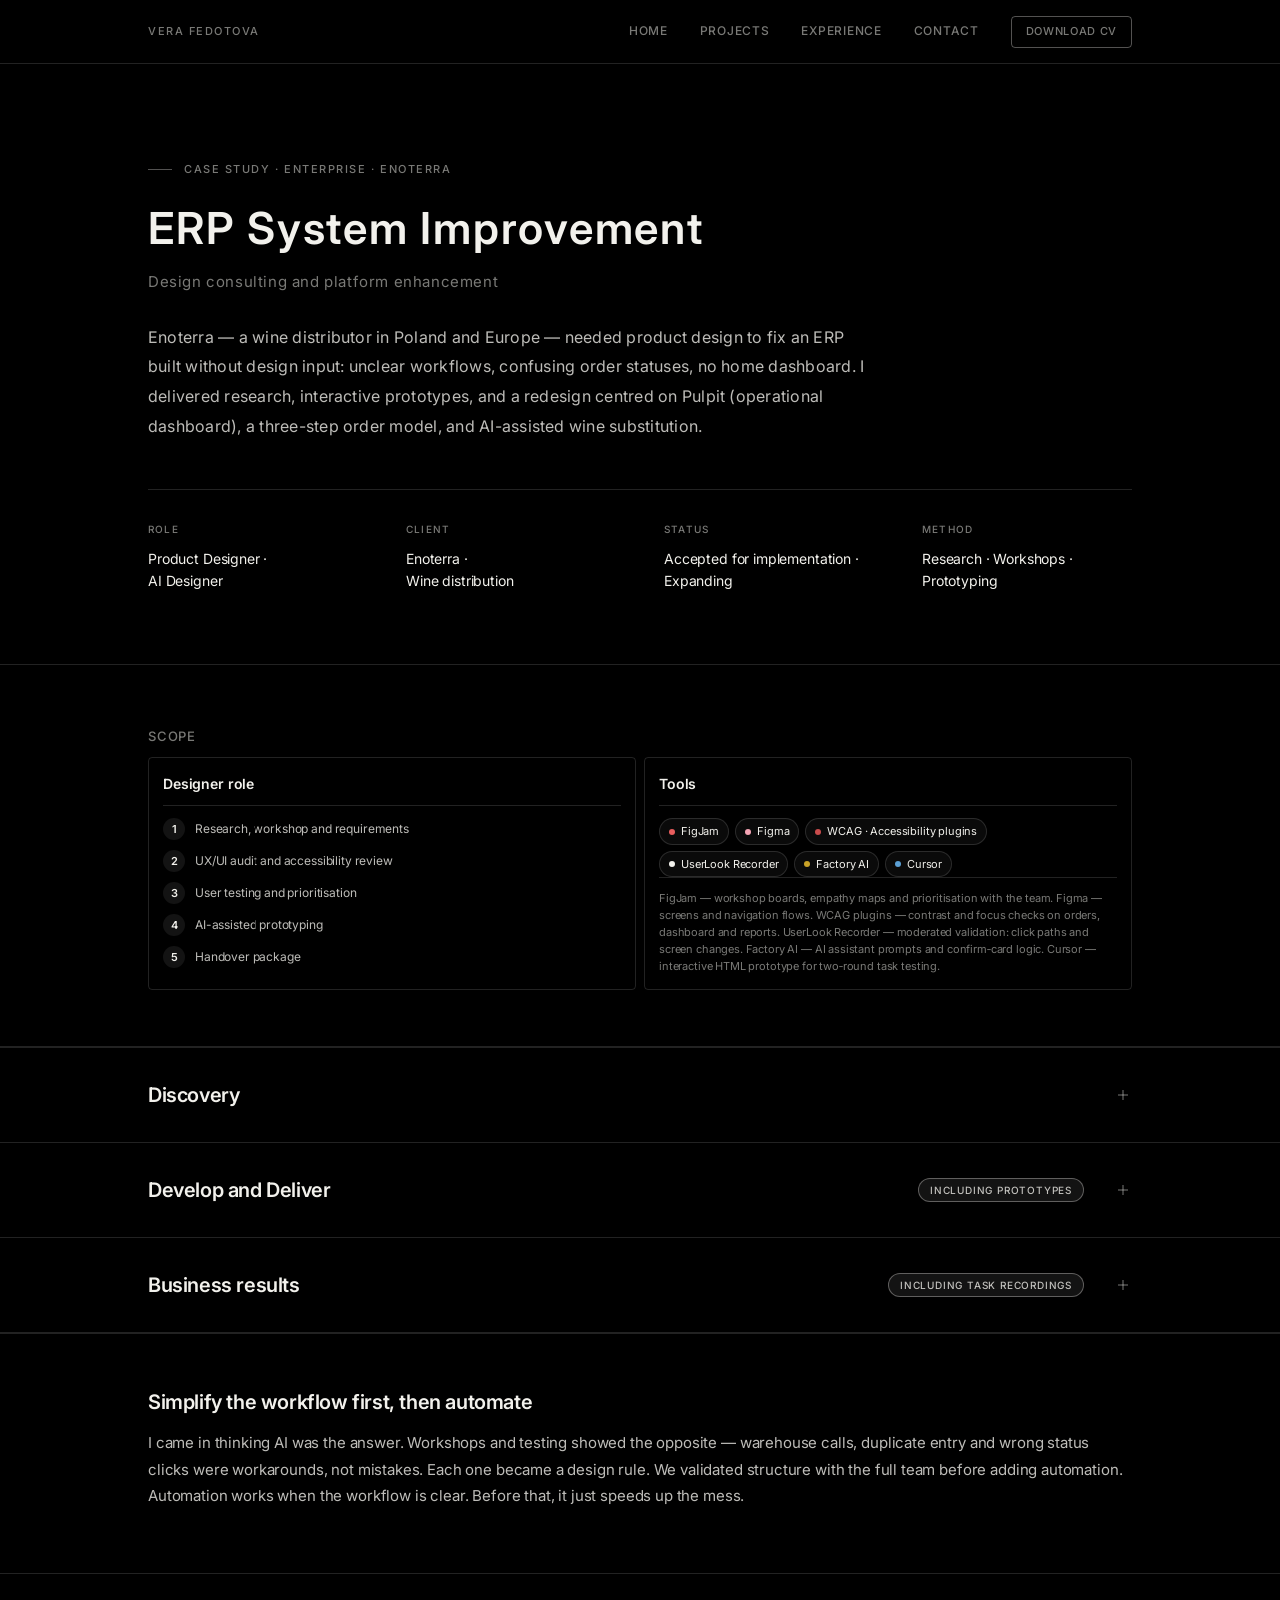
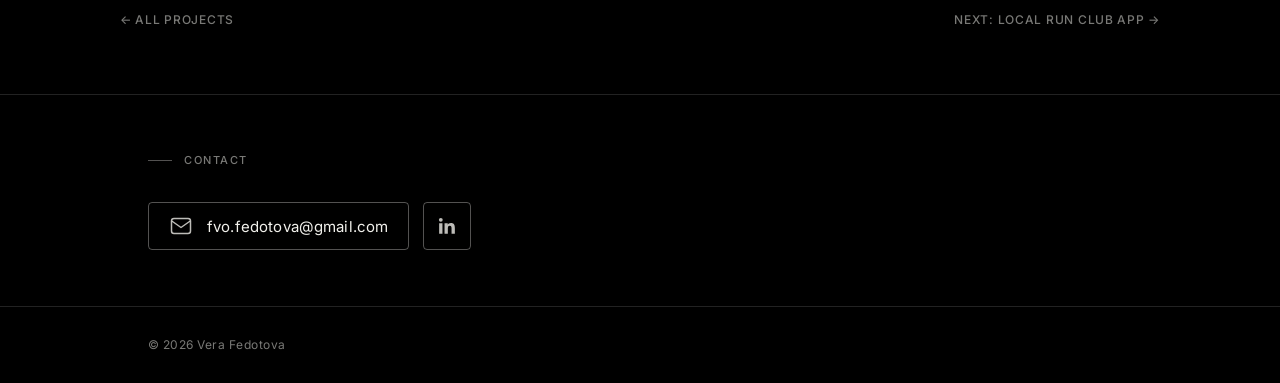
<file: erp-system.html>
<!DOCTYPE html>
<html lang="en">
<head>
  <meta charset="UTF-8" />
  <meta name="viewport" content="width=device-width, initial-scale=1.0" />
  <title>ERP System Improvement · Case Study</title>
  <meta name="description" content="UX case study: ERP System Improvement for Enoterra — research, workshops, and dashboard redesign." />
  <link rel="preconnect" href="https://fonts.googleapis.com" />
  <link rel="preconnect" href="https://fonts.gstatic.com" crossorigin />
  <link href="https://fonts.googleapis.com/css2?family=Inter:opsz,wght@14..32,400..600&display=swap" rel="stylesheet" />
  <link rel="stylesheet" href="style.css?v=241" />
</head>
<body class="site-theme">
  <header class="site-header">
    <nav class="nav" aria-label="Main">
      <a class="logo" href="welcome.html">Vera Fedotova</a>
      <div class="nav-end">
        <ul class="nav-links">
          <li><a href="index.html">Home</a></li>
          <li><a href="index.html#projects">Projects</a></li>
          <li><a href="index.html#experience" class="hide-mobile">Experience</a></li>
          <li><a href="#contact">Contact</a></li>
        </ul>
        <a class="nav-cv" href="https://fedotovadesign.github.io/fedotovadesign/Fedotova%20Vera%20CV%20Designer.pdf?v=188" download="Fedotova Vera CV Designer.pdf">Download CV</a>
      </div>
    </nav>
  </header>

  <main>
    <section class="case-hero">
      <div class="container">
        <p class="section-label">Case study · Enterprise · Enoterra</p>
        <h1 class="hero-title">ERP System Improvement</h1>
        <p class="hero-sub">Design consulting and platform enhancement</p>
        <p class="section-lead">
          Enoterra — a wine distributor in Poland and Europe — needed product design to fix an ERP built without design input: unclear workflows, confusing order statuses, no home dashboard. I delivered research, interactive prototypes, and a redesign centred on Pulpit (operational dashboard), a three-step order model, and AI-assisted wine substitution.
        </p>

        <dl class="case-meta case-meta--hero-aligned">
          <div>
            <dt>Role</dt>
            <dd>Product Designer ·<br>AI Designer</dd>
          </div>
          <div>
            <dt>Client</dt>
            <dd>Enoterra ·<br>Wine distribution</dd>
          </div>
          <div>
            <dt>Status</dt>
            <dd>Accepted for implementation ·<br>Expanding</dd>
          </div>
          <div>
            <dt>Method</dt>
            <dd>Research · Workshops ·<br>Prototyping</dd>
          </div>
        </dl>
      </div>
    </section>

    <section class="case-block case-block--erp">
      <div class="container">
        <h3 class="case-block-subtitle">Scope</h3>
        <div class="erp-scope-grid">
          <article class="erp-scope-panel">
            <h4 class="erp-scope-title">Designer role</h4>
            <ol class="erp-role-list">
              <li class="erp-role-item">
                <span class="erp-role-num" aria-hidden="true">1</span>
                <span class="erp-role-text">Research, workshop and requirements</span>
              </li>
              <li class="erp-role-item">
                <span class="erp-role-num" aria-hidden="true">2</span>
                <span class="erp-role-text">UX/UI audit and accessibility review</span>
              </li>
              <li class="erp-role-item">
                <span class="erp-role-num" aria-hidden="true">3</span>
                <span class="erp-role-text">User testing and prioritisation</span>
              </li>
              <li class="erp-role-item">
                <span class="erp-role-num" aria-hidden="true">4</span>
                <span class="erp-role-text">AI-assisted prototyping</span>
              </li>
              <li class="erp-role-item">
                <span class="erp-role-num" aria-hidden="true">5</span>
                <span class="erp-role-text">Handover package</span>
              </li>
            </ol>
          </article>
          <article class="erp-scope-panel erp-scope-panel--tools">
            <h4 class="erp-scope-title">Tools</h4>
            <ul class="erp-tool-tags">
              <li class="erp-tool-tag"><span class="erp-tool-dot erp-tool-dot--red" aria-hidden="true"></span>FigJam</li>
              <li class="erp-tool-tag"><span class="erp-tool-dot erp-tool-dot--pink" aria-hidden="true"></span>Figma</li>
              <li class="erp-tool-tag"><span class="erp-tool-dot erp-tool-dot--rose" aria-hidden="true"></span>WCAG · Accessibility plugins</li>
              <li class="erp-tool-tag"><span class="erp-tool-dot erp-tool-dot--purple" aria-hidden="true"></span>UserLook Recorder</li>
              <li class="erp-tool-tag"><span class="erp-tool-dot erp-tool-dot--gold" aria-hidden="true"></span>Factory AI</li>
              <li class="erp-tool-tag"><span class="erp-tool-dot erp-tool-dot--blue" aria-hidden="true"></span>Cursor</li>
            </ul>
            <p class="erp-tools-note"><span class="erp-tools-note-item">FigJam&nbsp;— workshop boards, empathy maps and prioritisation with the team.</span> <span class="erp-tools-note-item">Figma&nbsp;— screens and navigation flows.</span> <span class="erp-tools-note-item">WCAG plugins&nbsp;— contrast and focus checks on orders, dashboard and reports.</span> <span class="erp-tools-note-item">UserLook Recorder&nbsp;— moderated validation: click paths and screen changes.</span> <span class="erp-tools-note-item">Factory AI&nbsp;— AI assistant prompts and confirm&#8209;card logic.</span> <span class="erp-tools-note-item">Cursor&nbsp;— interactive HTML prototype for two&#8209;round task testing.</span></p>
          </article>
        </div>
      </div>
    </section>

    <div class="case-accordion">
    <section class="case-block case-block--erp-discovery case-accordion-item">
      <div class="container">
        <h2 class="case-accordion-heading">
          <button type="button" class="case-accordion-trigger" aria-expanded="false" aria-controls="accordion-erp-discovery" id="accordion-trigger-erp-discovery">
            <span class="case-accordion-title">Discovery</span>
            <span class="case-accordion-icon" aria-hidden="true"></span>
          </button>
        </h2>
        <div class="case-accordion-panel" id="accordion-erp-discovery" role="region" aria-labelledby="accordion-trigger-erp-discovery" hidden>

        <h3 class="case-block-subtitle">UX challenge</h3>
        <p>
          Unclear workflows and recurring usability issues. The goal: surface gaps through UX research, define requirements with the team, and validate fixes on core flows before implementation.
        </p>

        <h3 class="case-block-subtitle">Workshop method</h3>
        <dl class="case-meta case-meta--erp-workshop case-meta--boxed">
          <div>
            <dt>Participants</dt>
            <dd>5 — Account Manager, Sales Manager, System Administrator, Director, Owner</dd>
          </div>
          <div>
            <dt>Format</dt>
            <dd>One-on-one interviews; group workshop in FigJam</dd>
          </div>
        </dl>

        <h3 class="case-block-subtitle">Empathy mapping &amp; key personas</h3>
        <dl class="case-meta case-meta--erp-empathy case-meta--boxed">
          <div>
            <dt>Account Manager</dt>
            <dd class="discover-box-body">
              <p><span class="discover-sub">Goals</span> Manage client accounts and orders; track profitability.</p>
              <p><span class="discover-sub">Pain</span> Slow search; hard to find old orders; unclear edit/cancel rules.</p>
              <p><span class="discover-sub">Opportunities</span> Saved views per client; clear order statuses; AI for delayed orders and wine substitution in chat.</p>
            </dd>
          </div>
          <div>
            <dt>Sales Manager</dt>
            <dd class="discover-box-body">
              <p><span class="discover-sub">Goals</span> Analyse sales and product performance.</p>
              <p><span class="discover-sub">Pain</span> Limited filters; trends hard to read.</p>
              <p><span class="discover-sub">Opportunities</span> Better filtering; sales overview; AI for expiring stock and trends.</p>
            </dd>
          </div>
          <div>
            <dt>System Administrator</dt>
            <dd class="discover-box-body">
              <p><span class="discover-sub">Goals</span> Maintain and extend the system.</p>
              <p><span class="discover-sub">Pain</span> Unclear errors; no operational summary.</p>
              <p><span class="discover-sub">Opportunities</span> Warehouse integration; dashboard with alerts.</p>
            </dd>
          </div>
          <div>
            <dt>Director</dt>
            <dd class="discover-box-body">
              <p><span class="discover-sub">Goals</span> Monitor operations at a glance.</p>
              <p><span class="discover-sub">Pain</span> Weak reporting; hard to track stock value and forecasts.</p>
              <p><span class="discover-sub">Opportunities</span> KPI dashboard; trend reports; quick actions from home.</p>
            </dd>
          </div>
          <div>
            <dt>Owner</dt>
            <dd class="discover-box-body">
              <p><span class="discover-sub">Goals</span> Trust the numbers; clear financial picture.</p>
              <p><span class="discover-sub">Pain</span> Limited financial and trend analytics.</p>
              <p><span class="discover-sub">Opportunities</span> Cross-period comparison; AI summary of key business signals.</p>
            </dd>
          </div>
        </dl>

        <h3 class="case-block-subtitle">Team brainstorm</h3>

        <div class="erp-brainstorm-section">
          <p class="erp-brainstorm-tag">What</p>
          <div class="erp-idea-grid">
            <span class="erp-idea-card">Track wine inventory</span>
            <span class="erp-idea-card">Eliminate errors in orders</span>
            <span class="erp-idea-card">Know how long inventory will last</span>
            <span class="erp-idea-card">Keep track of financial data</span>
            <span class="erp-idea-card">Check order status</span>
            <span class="erp-idea-card">Substitute out-of-stock wine for a client</span>
            <span class="erp-idea-card">Verify if order is processed in the warehouse</span>
            <span class="erp-idea-card erp-idea-card--accent">AI that surfaces what needs attention now</span>
            <span class="erp-idea-card erp-idea-card--accent">Single home dashboard with priorities</span>
            <span class="erp-idea-card erp-idea-card--accent">Quick actions on the dashboard</span>
          </div>
        </div>

        <div class="erp-brainstorm-section">
          <p class="erp-brainstorm-tag">How</p>
          <div class="erp-idea-grid">
            <span class="erp-idea-card">Generate PDF</span>
            <span class="erp-idea-card">System constraints</span>
            <span class="erp-idea-card">Generate overview</span>
            <span class="erp-idea-card">Generate reports</span>
            <span class="erp-idea-card">Status of orders</span>
            <span class="erp-idea-card">Simple local status flow (prepare → send → cancel)</span>
            <span class="erp-idea-card">Warehouse integration</span>
            <span class="erp-idea-card erp-idea-card--accent">AI assistant inside every view</span>
            <span class="erp-idea-card erp-idea-card--accent">Operational dashboard as home</span>
          </div>
        </div>

        <div class="erp-brainstorm-section">
          <p class="erp-brainstorm-tag">Who</p>
          <div class="erp-idea-grid">
            <span class="erp-idea-card">Administrator manages warehouse integration</span>
            <span class="erp-idea-card">All team members participate in system testing</span>
            <span class="erp-idea-card erp-idea-card--accent">Designer shapes AI assistant tone &amp; behaviour</span>
          </div>
        </div>

        <h3 class="case-block-subtitle">Priority</h3>
        <dl class="case-meta case-meta--erp-priority case-meta--boxed">
          <div class="erp-priority-col erp-priority-col--now">
            <dt>High priority · Now</dt>
            <dd>
              <ul class="erp-priority-items">
                <li class="erp-priority-item">Contextual AI assistant</li>
                <li class="erp-priority-item">Operational dashboard</li>
                <li class="erp-priority-item">Team activity on dashboard</li>
                <li class="erp-priority-item">Validation &amp; system feedback</li>
                <li class="erp-priority-item">Action confirmations</li>
                <li class="erp-priority-item">Order status workflow</li>
                <li class="erp-priority-item">Team &amp; role management</li>
                <li class="erp-priority-item">Operational KPIs &amp; trends</li>
                <li class="erp-priority-item">Report generation &amp; export</li>
              </ul>
            </dd>
          </div>
          <div class="erp-priority-col erp-priority-col--next">
            <dt>Medium priority · Next</dt>
            <dd>
              <ul class="erp-priority-items">
                <li class="erp-priority-item">Financial data reports</li>
                <li class="erp-priority-item">History updates</li>
                <li class="erp-priority-item">AI suggestions in reports</li>
              </ul>
            </dd>
          </div>
          <div class="erp-priority-col erp-priority-col--later">
            <dt>Low priority · Later</dt>
            <dd>
              <ul class="erp-priority-items">
                <li class="erp-priority-item">Warehouse integration</li>
                <li class="erp-priority-item">Stock movements</li>
              </ul>
            </dd>
          </div>
        </dl>

        </div>
      </div>
    </section>

    <section class="case-block case-block--erp-develop case-accordion-item">
      <div class="container">
        <h2 class="case-accordion-heading">
          <button type="button" class="case-accordion-trigger" aria-expanded="false" aria-controls="accordion-erp-develop" id="accordion-trigger-erp-develop">
            <span class="case-accordion-title">Develop and Deliver</span>
            <span class="case-accordion-badge case-accordion-badge--pulse" aria-hidden="true">Including prototypes</span>
            <span class="case-accordion-icon" aria-hidden="true"></span>
          </button>
        </h2>
        <div class="case-accordion-panel" id="accordion-erp-develop" role="region" aria-labelledby="accordion-trigger-erp-develop" hidden>

        <p class="erp-develop-prose">Interactive prototypes built with Cursor and Factory AI — core interactions and AI behaviour validated in code before handover.</p>

        <div class="erp-feature-stack">
          <article class="erp-feature">
            <h4 class="erp-feature-title">Operational Dashboard</h4>
            <p class="erp-feature-text">Home screen with KPIs, trends, notifications, AI alerts and quick actions for daily tasks — orders, shipments, stock, clients, reports. Pulpit replaces sub-menu hunting; AI entry point on the dashboard.</p>
            <figure class="case-image-box">
              <img src="images/erp-system/deliver/dashboard-light.png" alt="Operational dashboard with KPIs, sales trends, notifications and AI alerts" width="1400" height="900" loading="lazy" decoding="async" />
              <figcaption class="erp-video-caption">Light mode · Operational dashboard · KPIs, quick actions and team activity</figcaption>
            </figure>
          </article>

          <article class="erp-feature">
            <h4 class="erp-feature-title">Light &amp; dark mode</h4>
            <p class="erp-feature-text">System-wide light and dark theme — one sidebar toggle, preference saved per user. Charts, glass surfaces and status colours tuned for both modes.</p>
            <figure class="case-image-box erp-flow-video">
              <video class="erp-flow-video__player" autoplay loop muted playsinline preload="auto" width="1440" height="900" poster="images/erp-system/deliver/theme-toggle-poster.jpg" src="images/erp-system/deliver/theme-toggle.mp4?v=3" aria-label="Screen recording: operational dashboard switching from light mode to dark mode">
                <source src="images/erp-system/deliver/theme-toggle.mp4?v=3" type="video/mp4" />
              </video>
              <figcaption class="erp-video-caption">Light mode → Dark mode · Operational dashboard · <span class="erp-video-caption__motion">In motion</span></figcaption>
            </figure>
          </article>

          <article class="erp-feature">
            <h4 class="erp-feature-title">AI Assistant (Enoterra AI)</h4>
            <p class="erp-feature-text">Context-aware on every screen: alerts for delays, low stock and expiry; reversible change log. Wine substitutions return in-stock alternatives in the same price tier — <strong>Dodaj zamówienie</strong> opens a pre-filled order.</p>
            <figure class="case-image-box">
              <img src="images/erp-system/deliver/ai-assistant.png" alt="Enoterra AI assistant with wine substitution matched from warehouse stock" width="1400" height="900" loading="lazy" decoding="async" />
              <figcaption class="erp-video-caption">Enoterra AI · expanded panel · wine substitution from live stock</figcaption>
            </figure>
          </article>

          <article class="erp-feature">
            <h4 class="erp-feature-title">Command Palette (⌘K)</h4>
            <p class="erp-feature-text">Single search field for navigation, quick actions and AI queries.</p>
            <figure class="case-image-box">
              <img src="images/erp-system/deliver/cmdk-palette.png" alt="Command palette overlay for navigation, quick actions and AI queries" width="1400" height="900" loading="lazy" decoding="async" />
              <figcaption class="erp-video-caption">⌘K · navigation, quick actions and AI queries</figcaption>
            </figure>
          </article>

          <article class="erp-feature">
            <h4 class="erp-feature-title">Order workflow &amp; wine substitution</h4>
            <p class="erp-feature-text erp-feature-text--tight">Three local statuses — <strong>Przygotowane</strong>, <strong>Wysłane</strong>, <strong>Anulowane</strong> — with warehouse progress in a separate column. Every change via row menu + confirmation. Out-of-stock wine: account manager describes client and quantity in AI chat; system suggests available alternatives and pre-fills the order.</p>

            <figure class="ux-flow ux-flow--collapsible ux-flow--before-video" id="ux-flow-orders">
              <button type="button" class="ux-flow-toggle" aria-expanded="false" aria-controls="ux-flow-orders-panel" id="ux-flow-orders-trigger">
                <span class="ux-flow-caption">User flow · Wine substitution → order → status</span>
                <span class="ux-flow-icon" aria-hidden="true"></span>
              </button>

              <div class="ux-flow-panel" id="ux-flow-orders-panel" role="region" aria-labelledby="ux-flow-orders-trigger">
              <div class="ux-flow-track">
                <p class="ux-flow-phase">1 · AI chat</p>
                <div class="ux-flow-node ux-flow-node--user">Account manager describes:<br/><strong>client · out-of-stock wine · quantity</strong></div>
                <div class="ux-flow-arrow" aria-hidden="true"><span>natural language</span></div>
                <div class="ux-flow-node ux-flow-node--ai">AI matches stock in the <strong>same price tier</strong><br/>shows alternative + available bottles</div>
                <div class="ux-flow-arrow" aria-hidden="true"><span>match found</span></div>
                <div class="ux-flow-node ux-flow-node--cta">Dodaj zamówienie</div>
                <div class="ux-flow-arrow" aria-hidden="true"><span>pre-filled form</span></div>

                <p class="ux-flow-phase" style="margin-top:20px">2 · Create order</p>
                <div class="ux-flow-node">Order form opens on <strong>Zamówienia</strong><br/>client, wine, qty already filled</div>
                <div class="ux-flow-arrow" aria-hidden="true"><span>user chooses</span></div>

                <div class="ux-flow-split">
                  <div class="ux-flow-split-col">
                    <span class="ux-flow-split-label">Zapisz</span>
                    <span class="ux-flow-status ux-flow-status--prep">Przygotowane</span>
                    <p class="ux-flow-why">Editable draft</p>
                  </div>
                  <div class="ux-flow-split-col">
                    <span class="ux-flow-split-label">Wyślij</span>
                    <span class="ux-flow-status ux-flow-status--sent">Wysłane</span>
                    <p class="ux-flow-why">Locked — warehouse proceeds</p>
                  </div>
                </div>

                <p class="ux-flow-phase" style="margin-top:24px">3 · Later status changes <span style="font-weight:400;text-transform:none;letter-spacing:0">(row menu ·•• · confirm dialog)</span></p>

                <div class="ux-flow-split">
                  <div class="ux-flow-split-col">
                    <span class="ux-flow-status ux-flow-status--prep">Przygotowane</span>
                    <div class="ux-flow-actions">
                      <span class="ux-flow-action">Edytuj</span>
                      <span class="ux-flow-action">Wyślij</span>
                      <span class="ux-flow-action ux-flow-action--danger">Anuluj</span>
                      <span class="ux-flow-action ux-flow-action--danger">Usuń</span>
                    </div>
                    <p class="ux-flow-why">Send · cancel · delete draft</p>
                    <div class="ux-flow-arrow" aria-hidden="true"><span>Wyślij</span></div>
                    <span class="ux-flow-status ux-flow-status--sent">Wysłane</span>
                  </div>
                  <div class="ux-flow-split-col">
                    <span class="ux-flow-status ux-flow-status--sent">Wysłane</span>
                    <div class="ux-flow-actions">
                      <span class="ux-flow-action ux-flow-action--danger">Anuluj</span>
                    </div>
                    <p class="ux-flow-why">Cancel only if shipment reversed</p>
                    <div class="ux-flow-arrow" aria-hidden="true"><span>Anuluj</span></div>
                    <span class="ux-flow-status ux-flow-status--cancel">Anulowane</span>
                    <div class="ux-flow-actions" style="margin-top:8px">
                      <span class="ux-flow-action ux-flow-action--danger">Usuń</span>
                    </div>
                    <p class="ux-flow-why">Remove from active list</p>
                  </div>
                </div>
              </div>

              <div class="ux-flow-legend">
                <span><i class="dashed"></i> User input</span>
                <span><i></i> System / AI step</span>
                <span>Every status change requires confirmation</span>
              </div>
              </div>
            </figure>

            <figure class="case-image-box erp-flow-video">
              <video class="erp-flow-video__player" autoplay loop muted playsinline preload="auto" width="1440" height="900" poster="images/erp-system/deliver/order-flow-poster.jpg" src="images/erp-system/deliver/order-flow.mp4?v=2" aria-label="Screen recording: AI wine substitution chat, pre-filled order form, and Wyślij to Wysłane">
                <source src="images/erp-system/deliver/order-flow.mp4?v=2" type="video/mp4" />
              </video>
              <figcaption class="erp-video-caption">Step 1 · AI chat → Step 2 · Create order · <span class="erp-video-caption__motion">In motion</span></figcaption>
            </figure>
          </article>
        </div>

        <h3 class="case-block-subtitle">Validation</h3>
        <div class="erp-develop-prose">
          <p>Five roles from discovery tested the prototype in moderated sessions — same task scripts as the workshop baseline, plus stress cases for AI and order statuses.</p>
        </div>
        <div class="erp-video-center">
          <figure class="case-image-box erp-video-frame erp-flow-video">
            <video class="erp-flow-video__player" autoplay loop muted playsinline preload="auto" width="1440" height="900" poster="images/erp-system/deliver/menu-tour-poster.jpg" src="images/erp-system/deliver/menu-tour.mp4?v=3" aria-label="Screen recording: express workflow of the Enoterra ERP system">
              <source src="images/erp-system/deliver/menu-tour.mp4?v=3" type="video/mp4" />
            </video>
            <figcaption class="erp-video-caption">Express workflow of the system · <span class="erp-video-caption__motion">In motion</span></figcaption>
          </figure>
        </div>

        <h3 class="case-block-subtitle">Handover</h3>
        <p class="erp-develop-prose">Three deliverables for client handover:</p>

        <ul class="erp-handover-list case-list">
          <li><strong>Product showcase</strong> — key flows (dashboard, AI, ⌘K, orders) mapped to research findings.</li>
          <li><strong>Functional workshop</strong> — hands-on prototype walkthrough with the team.</li>
          <li><strong>Reference documentation</strong> — deck and operator manual for interaction patterns, edge cases and AI logic.</li>
        </ul>

        </div>
      </div>
    </section>

    <section class="case-block case-block--erp-results case-accordion-item">
      <div class="container">
        <h2 class="case-accordion-heading">
          <button type="button" class="case-accordion-trigger" aria-expanded="false" aria-controls="accordion-erp-results" id="accordion-trigger-erp-results">
            <span class="case-accordion-title">Business results</span>
            <span class="case-accordion-badge case-accordion-badge--pulse" aria-hidden="true">Including task recordings</span>
            <span class="case-accordion-icon" aria-hidden="true"></span>
          </button>
        </h2>
        <div class="case-accordion-panel" id="accordion-erp-results" role="region" aria-labelledby="accordion-trigger-erp-results" hidden>

        <p class="erp-develop-prose" style="margin-bottom:24px">Two moderated rounds with the same five participants (Account Manager, Sales Manager, System Administrator, Director, Owner) and the same five task scripts. Round 1: retrospective walkthrough of the old system — step counts, timings and a post-task frustration rating. Round 2: identical scripts on the interactive prototype, with the facilitator logging clicks, screen changes, errors and warehouse workarounds live.</p>

        <div class="erp-outcome-grid erp-kpi-grid">
          <article class="erp-outcome-box">
            <h3 class="erp-outcome-label">−38%</h3>
            <p class="erp-outcome-text"><strong>Steps per substitution</strong> — 13 → 8 (chat + pre-filled order). Task 2; averaged across account managers.</p>
          </article>
          <article class="erp-outcome-box">
            <h3 class="erp-outcome-label">0</h3>
            <p class="erp-outcome-text"><strong>Accidental status changes</strong> in role-play (Task 3) vs. ~4/week self-reported at baseline.</p>
          </article>
          <article class="erp-outcome-box">
            <h3 class="erp-outcome-label">−42%</h3>
            <p class="erp-outcome-text"><strong>Morning check-in</strong> — 12 → 7 min on Task 1 with Pulpit and AI.</p>
          </article>
          <article class="erp-outcome-box">
            <h3 class="erp-outcome-label">4.2 → 2.0</h3>
            <p class="erp-outcome-text"><strong>Frustration</strong> — mean post-task score (1–5) across all 25 ratings; round 1 vs. round 2.</p>
          </article>
        </div>

        <div class="erp-kpi-method">
          <h4>Five task scripts</h4>
          <p>Each participant ran every script in role. Wording was fixed; order was rotated between sessions to avoid learning bias.</p>
          <ol class="erp-validation-tasks">
            <li class="erp-validation-task">
              <div class="erp-validation-task-copy"><strong>Morning check-in</strong> — <em>“Start your day — what needs action first?”</em> Scan Pulpit KPIs and notifications, then go to Zamówienia to find orders that need attention. <span class="erp-task-metric">Timed; frustration rated after.</span></div>
              <div class="erp-video-center erp-validation-task-video">
                <figure class="case-image-box erp-video-frame erp-flow-video">
                  <video class="erp-flow-video__player" autoplay loop muted playsinline preload="auto" width="1440" height="900" poster="images/erp-system/deliver/task1-morning-checkin-poster.jpg" src="images/erp-system/deliver/task1-morning-checkin.mp4?v=2" aria-label="Screen recording: Task 1 morning check-in on the Enoterra prototype">
                    <source src="images/erp-system/deliver/task1-morning-checkin.mp4?v=2" type="video/mp4" />
                  </video>
                  <figcaption class="erp-video-caption">Prototype · example of completing Task 1 on the new system · <span class="erp-video-caption__motion">In motion</span></figcaption>
                </figure>
              </div>
            </li>
            <li class="erp-validation-task">
              <div class="erp-validation-task-copy"><strong>Wine substitution</strong> — <em>“Client Win is out of Vino Prosecco Doc Treviso Extra Dry — find an alternative for 10 bottles and place the order.”</em> Account managers only; facilitator counted navigation steps and any “call the warehouse” workaround. <span class="erp-task-metric">Step count; frustration rated after.</span></div>
              <div class="erp-video-center erp-validation-task-video">
                <figure class="case-image-box erp-video-frame erp-flow-video">
                  <video class="erp-flow-video__player" autoplay loop muted playsinline preload="auto" width="1440" height="900" poster="images/erp-system/deliver/order-flow-poster.jpg" src="images/erp-system/deliver/order-flow.mp4?v=2" aria-label="Screen recording: Task 2 wine substitution on the Enoterra prototype">
                    <source src="images/erp-system/deliver/order-flow.mp4?v=2" type="video/mp4" />
                  </video>
                  <figcaption class="erp-video-caption">Prototype · example of completing Task 2 on the new system · <span class="erp-video-caption__motion">In motion</span></figcaption>
                </figure>
              </div>
            </li>
            <li class="erp-validation-task">
              <div class="erp-validation-task-copy"><strong>Order status change</strong> — <em>“Send order #2847 and cancel order #2812 — both require confirmation.”</em> Role-play with intentional mis-clicks; logged wrong status picks, undo actions and re-edits. <span class="erp-task-metric">Error count; frustration rated after.</span></div>
              <div class="erp-video-center erp-validation-task-video">
                <figure class="case-image-box erp-video-frame erp-flow-video">
                  <video class="erp-flow-video__player" autoplay loop muted playsinline preload="auto" width="1440" height="900" poster="images/erp-system/deliver/task3-order-status-poster.jpg" src="images/erp-system/deliver/task3-order-status.mp4?v=2" aria-label="Screen recording: Task 3 order status change on the Enoterra prototype">
                    <source src="images/erp-system/deliver/task3-order-status.mp4?v=2" type="video/mp4" />
                  </video>
                  <figcaption class="erp-video-caption">Prototype · example of completing Task 3 on the new system · <span class="erp-video-caption__motion">In motion</span></figcaption>
                </figure>
              </div>
            </li>
            <li class="erp-validation-task">
              <div class="erp-validation-task-copy"><strong>Add product</strong> — <em>“Receive 240 bottles of Barolo Riserva 2018 from Fontanafredda — add to the system.”</em> Tested via AI chat with confirm card (round 2) vs. manual path discussion (round 1). <span class="erp-task-metric">Steps + time; frustration rated after.</span></div>
              <div class="erp-video-center erp-validation-task-video">
                <figure class="case-image-box erp-video-frame erp-flow-video">
                  <video class="erp-flow-video__player" autoplay loop muted playsinline preload="auto" width="1440" height="900" poster="images/erp-system/deliver/task4-add-product-poster.jpg" src="images/erp-system/deliver/task4-add-product.mp4?v=3" aria-label="Screen recording: Task 4 add product on the Enoterra prototype">
                    <source src="images/erp-system/deliver/task4-add-product.mp4?v=3" type="video/mp4" />
                  </video>
                  <figcaption class="erp-video-caption">Prototype · example of completing Task 4 on the new system · <span class="erp-video-caption__motion">In motion</span></figcaption>
                </figure>
              </div>
            </li>
            <li class="erp-validation-task">
              <div class="erp-validation-task-copy"><strong>Sales snapshot</strong> — <em>“The director asked for this month’s sales — find it in the system.”</em> Navigate to Raporty → Sprzedaż tab, read revenue and month goal vs. target, then export PDF or request AI summary. <span class="erp-task-metric">Timed; frustration rated after.</span></div>
              <div class="erp-video-center erp-validation-task-video">
                <figure class="case-image-box erp-video-frame erp-flow-video">
                  <video class="erp-flow-video__player" autoplay loop muted playsinline preload="auto" width="1440" height="900" poster="images/erp-system/deliver/task5-sales-snapshot-poster.jpg" src="images/erp-system/deliver/task5-sales-snapshot.mp4?v=2" aria-label="Screen recording: Task 5 sales snapshot on the Enoterra prototype">
                    <source src="images/erp-system/deliver/task5-sales-snapshot.mp4?v=2" type="video/mp4" />
                  </video>
                  <figcaption class="erp-video-caption">Prototype · example of completing Task 5 on the new system · <span class="erp-video-caption__motion">In motion</span></figcaption>
                </figure>
              </div>
            </li>
          </ol>

          <h4>How results were tracked</h4>
          <p>Pre-rollout only — same people who shaped requirements, so baseline numbers could be challenged in the room.</p>
          <ul>
            <li><strong>Steps &amp; time</strong> — screen and clicks recorded in <strong>Lookback</strong> (navigation paths, timestamps); facilitator annotated errors and workarounds live. Stopwatch on Tasks 1, 4 and 5.</li>
            <li><strong>Order errors</strong> — wrong status picks and re-edits in Task 3; weekly baseline from workshop estimates (“how often per week”).</li>
            <li><strong>Warehouse calls</strong> — verbalised or noted whenever a participant would “call/message the warehouse”; dropped in 4 of 5 Task 2 runs on the prototype.</li>
            <li><strong>Frustration</strong> — after each task: <em>“How frustrating was this task?”</em> (1 = not at all · 5 = very frustrating). Mean of 5 participants × 5 tasks = 25 ratings per round → <strong>4.2</strong> (old flow, round 1) → <strong>2.0</strong> (prototype, round 2). Debrief notes tagged for confusion and workarounds.</li>
          </ul>
        </div>

        <div class="erp-kpi-roadmap">
          <p class="erp-kpi-kicker">Next steps</p>
          <ul>
            <li><strong>Production rollout</strong> — ship validated flows: Pulpit, order statuses, AI assistant and ⌘K.</li>
            <li><strong>Reporting</strong> — financial data views, history updates and AI-generated report summaries.</li>
            <li><strong>Warehouse</strong> — WMS integration and stock movement tracking.</li>
            <li><strong>Live metrics</strong> — track adoption and task performance in production after launch.</li>
          </ul>
        </div>

        </div>
      </div>
    </section>
    </div>

    <section class="case-block case-block--erp-closing">
      <div class="container">
        <h2 class="erp-closing-heading">Simplify the workflow first, then automate</h2>
        <p class="erp-develop-prose">I came in thinking AI was the answer. Workshops and testing showed the opposite — warehouse calls, duplicate entry and wrong status clicks were workarounds, not mistakes. Each one became a design rule. We validated structure with the full team before adding automation. Automation works when the workflow is clear. Before that, it just speeds up the mess.</p>
      </div>
    </section>

    <div class="container case-nav">
      <a href="index.html#projects">← All projects</a>
      <a href="local-run-club.html">Next: Local Run Club App →</a>
    </div>

    <section class="section-sm" id="contact">
      <div class="container">
        <p class="section-label">Contact</p>
        <div class="contact-links">
          <a class="contact-link contact-link--email" href="mailto:fvo.fedotova@gmail.com">
            <span class="contact-link-icon" aria-hidden="true">
              <svg width="24" height="24" viewBox="0 0 24 24" fill="none">
                <rect x="2.5" y="4.5" width="19" height="15" rx="2.5" stroke="currentColor" stroke-width="1.5"/>
                <path d="M3.5 7.5L12 13.5L20.5 7.5" stroke="currentColor" stroke-width="1.5" stroke-linecap="round" stroke-linejoin="round"/>
              </svg>
            </span>
            <span class="contact-link-text">fvo.fedotova@gmail.com</span>
          </a>
          <a class="contact-link contact-link--linkedin" href="https://www.linkedin.com/in/vera-fedotova/" target="_blank" rel="noopener noreferrer" aria-label="LinkedIn profile">
            <svg width="24" height="24" viewBox="0 0 24 24" fill="currentColor" aria-hidden="true">
              <g transform="translate(12 12) scale(0.93) translate(-12 -12)">
                <path d="M20.447 20.452h-3.554v-5.569c0-1.328-.027-3.037-1.852-3.037-1.853 0-2.136 1.445-2.136 2.939v5.667H9.351V9h3.414v1.561h.046c.477-.9 1.637-1.85 3.37-1.85 3.601 0 4.267 2.37 4.267 5.455v6.286zM5.337 7.433a2.062 2.062 0 0 1-2.063-2.065 2.062 2.062 0 0 1 2.063-2.063 2.062 2.062 0 0 1 2.063 2.063 2.062 2.062 0 0 1-2.063 2.065zm1.782 13.019H3.555V9h3.564v11.452z"/>
              </g>
            </svg>
          </a>
        </div>
      </div>
    </section>
  </main>

  <footer class="site-footer">
    <div class="footer-inner">
      <p>© 2026 Vera Fedotova</p>
    </div>
  </footer>

  <script src="main.js?v=13"></script>
</body>
</html>
</file>
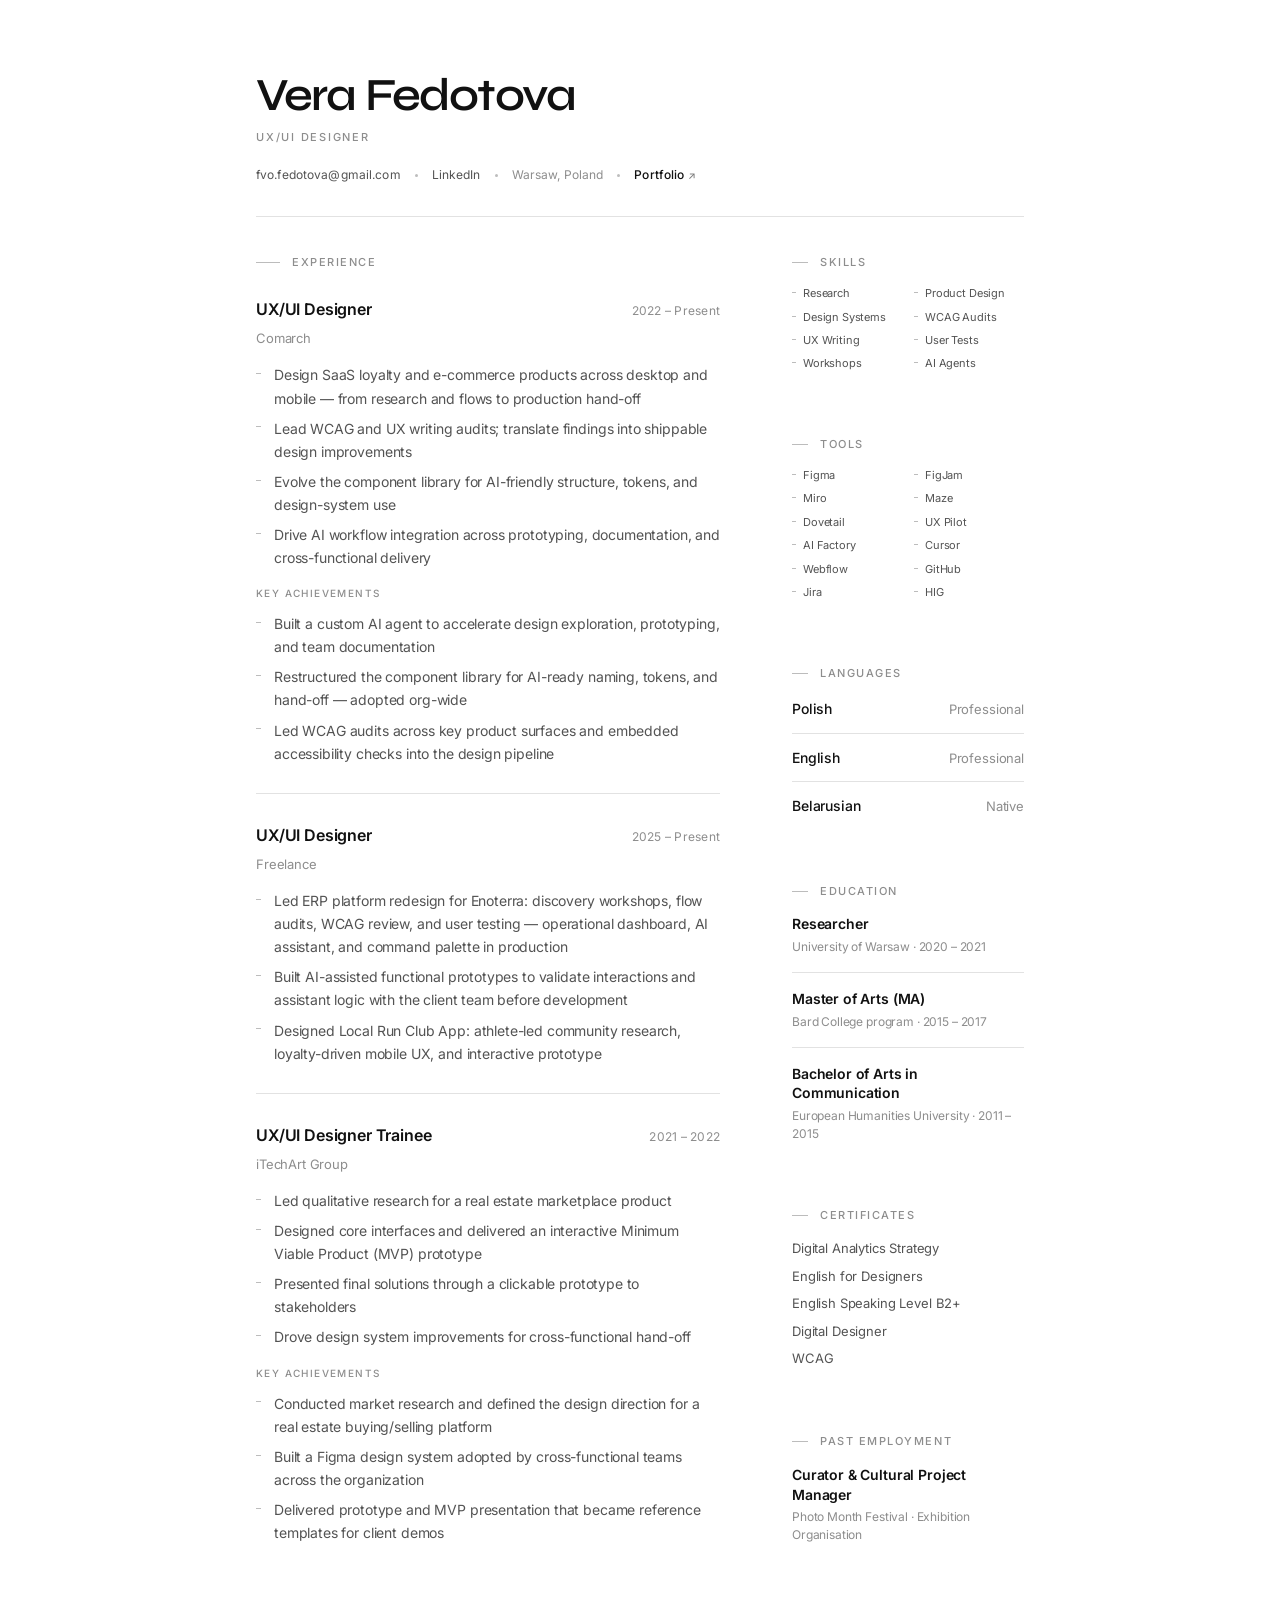
<file: Fedotova Vera CV Designer light.html>
<!DOCTYPE html>
<html lang="en">
<head>
  <meta charset="UTF-8" />
  <meta name="viewport" content="width=device-width, initial-scale=1.0" />
  <title>Vera Fedotova · UX/UI Designer · CV (Light)</title>
  <meta name="description" content="CV — Vera Fedotova, UX/UI designer specializing in SaaS, ERP, complex applications, and loyalty solutions." />
  <link rel="preconnect" href="https://fonts.googleapis.com" />
  <link rel="preconnect" href="https://fonts.gstatic.com" crossorigin />
  <link href="https://fonts.googleapis.com/css2?family=Inter:opsz,wght@14..32,400..600&family=Syne:wght@500;600;700&display=swap" rel="stylesheet" />
  <style>
    :root {
      --bg: #ffffff;
      --surface-2: rgba(17, 17, 17, 0.04);
      --ink: #111111;
      --ink-2: rgba(17, 17, 17, 0.72);
      --muted: rgba(17, 17, 17, 0.48);
      --line: rgba(17, 17, 17, 0.12);
      --line-strong: rgba(17, 17, 17, 0.28);
      --font: "Inter", -apple-system, BlinkMacSystemFont, "Segoe UI", sans-serif;
      --font-display: "Syne", var(--font);
      --radius: 4px;
    }

    *,
    *::before,
    *::after {
      box-sizing: border-box;
      margin: 0;
      padding: 0;
    }

    html {
      background: var(--bg);
      -webkit-print-color-adjust: exact;
      print-color-adjust: exact;
      color-scheme: light;
    }

    body {
      font-family: var(--font);
      background: var(--bg);
      color: var(--ink);
      font-size: 15px;
      line-height: 1.7;
      letter-spacing: -0.01em;
      -webkit-font-smoothing: antialiased;
      text-rendering: optimizeLegibility;
    }

    .sheet {
      max-width: 880px;
      margin: 0 auto;
      padding: 72px 56px 80px;
      background: var(--bg);
    }

    a {
      color: inherit;
      text-decoration: none;
      transition: color 0.2s ease, border-color 0.2s ease;
    }

    /* Header */
    .cv-header {
      padding-bottom: 32px;
      border-bottom: 1px solid var(--line);
    }

    .cv-header-main {
      display: flex;
      justify-content: space-between;
      align-items: flex-end;
      gap: 40px;
      margin-bottom: 20px;
    }

    .cv-identity {
      flex-shrink: 0;
    }

    .cv-name {
      font-family: var(--font-display);
      font-size: clamp(32px, 5.5vw, 46px);
      font-weight: 600;
      letter-spacing: -0.04em;
      line-height: 1;
      margin-bottom: 10px;
    }

    .cv-role {
      font-size: 11px;
      font-weight: 500;
      letter-spacing: 0.16em;
      text-transform: uppercase;
      color: var(--muted);
    }

    .cv-contact-bar {
      display: flex;
      flex-wrap: wrap;
      align-items: center;
      gap: 6px 0;
    }

    .cv-contact-item {
      font-size: 12px;
      color: var(--ink-2);
      line-height: 1.4;
      letter-spacing: 0.01em;
    }

    .cv-contact-item--static {
      color: var(--muted);
    }

    .cv-contact-item--accent {
      color: var(--ink);
      font-weight: 500;
    }

    a.cv-contact-item {
      border-bottom: 1px solid transparent;
    }

    a.cv-contact-item:hover {
      color: var(--ink);
      border-bottom-color: var(--line-strong);
    }

    .cv-contact-sep {
      width: 3px;
      height: 3px;
      border-radius: 50%;
      background: var(--line-strong);
      margin: 0 14px;
      flex-shrink: 0;
    }

    .portfolio-link::after {
      content: " ↗";
      font-size: 10px;
      opacity: 0.55;
    }

    /* Summary */
    .summary {
      padding: 36px 0;
      border-bottom: 1px solid var(--line);
    }

    .summary p {
      font-size: 17px;
      line-height: 1.75;
      color: var(--ink-2);
      max-width: 68ch;
      text-wrap: pretty;
    }

    /* Layout */
    .layout {
      display: grid;
      grid-template-columns: 1fr 232px;
      gap: 72px;
      margin-top: 36px;
      align-items: stretch;
    }

    .side-col {
      display: flex;
      flex-direction: column;
      justify-content: space-between;
      min-height: 100%;
    }

    .section + .section {
      margin-top: 40px;
    }

    .section-label {
      display: flex;
      align-items: center;
      gap: 12px;
      font-size: 11px;
      font-weight: 500;
      letter-spacing: 0.14em;
      text-transform: uppercase;
      color: var(--muted);
      margin-bottom: 24px;
    }

    .section-label::before {
      content: "";
      width: 24px;
      height: 1px;
      background: var(--line-strong);
      flex-shrink: 0;
    }

    /* Experience entries */
    .entry {
      padding-bottom: 28px;
      margin-bottom: 28px;
      border-bottom: 1px solid var(--line);
      break-inside: avoid;
      page-break-inside: avoid;
    }

    .entry:last-child {
      padding-bottom: 0;
      margin-bottom: 0;
      border-bottom: none;
    }

    .entry-head {
      display: flex;
      justify-content: space-between;
      align-items: baseline;
      gap: 20px;
      margin-bottom: 4px;
    }

    .entry-role {
      font-size: 16px;
      font-weight: 600;
      color: var(--ink);
      letter-spacing: -0.01em;
    }

    .entry-date {
      font-size: 12px;
      color: var(--muted);
      white-space: nowrap;
      flex-shrink: 0;
      letter-spacing: 0.02em;
    }

    .entry-company {
      font-size: 13px;
      color: var(--muted);
      margin-bottom: 14px;
    }

    .bullets {
      list-style: none;
      display: flex;
      flex-direction: column;
      gap: 7px;
    }

    .bullets li {
      position: relative;
      padding-left: 18px;
      font-size: 14px;
      line-height: 1.65;
      color: var(--ink-2);
    }

    .bullets li::before {
      content: "";
      position: absolute;
      left: 0;
      top: 0.7em;
      width: 5px;
      height: 1px;
      background: var(--line-strong);
    }

    .achievements {
      margin-top: 16px;
    }

    .achievements-label {
      font-size: 10px;
      font-weight: 500;
      letter-spacing: 0.14em;
      text-transform: uppercase;
      color: var(--muted);
      margin-bottom: 10px;
    }

    /* Sidebar */
    .side-block + .side-block {
      margin-top: 0;
    }

    .side-block--tight + .side-block {
      margin-top: 0;
    }

    .side-chip-list {
      list-style: none;
      display: grid;
      grid-template-columns: repeat(2, minmax(0, 1fr));
      column-gap: 12px;
      row-gap: 8px;
    }

    .side-chip-list li {
      position: relative;
      padding-left: 11px;
      font-size: 11px;
      line-height: 1.4;
      color: var(--ink-2);
    }

    .side-chip-list li::before {
      content: "";
      position: absolute;
      left: 0;
      top: 0.55em;
      width: 4px;
      height: 1px;
      background: var(--line-strong);
    }

    .side-col .section-label {
      margin-bottom: 14px;
    }

    .side-col .section-label::before {
      width: 16px;
    }

    .lang-list {
      list-style: none;
      display: flex;
      flex-direction: column;
      gap: 12px;
    }

    .lang-item {
      display: flex;
      justify-content: space-between;
      align-items: baseline;
      gap: 16px;
      padding-bottom: 12px;
      border-bottom: 1px solid var(--line);
    }

    .lang-item:last-child {
      padding-bottom: 0;
      border-bottom: none;
    }

    .lang-name {
      font-size: 14px;
      font-weight: 500;
      color: var(--ink);
    }

    .lang-level {
      font-size: 13px;
      color: var(--muted);
    }

    .side-entry {
      padding-bottom: 16px;
      margin-bottom: 16px;
      border-bottom: 1px solid var(--line);
    }

    .side-entry:last-child {
      padding-bottom: 0;
      margin-bottom: 0;
      border-bottom: none;
    }

    .side-entry-title {
      font-size: 14px;
      font-weight: 600;
      color: var(--ink);
      line-height: 1.4;
      margin-bottom: 4px;
    }

    .side-entry-meta {
      font-size: 12px;
      color: var(--muted);
      line-height: 1.5;
    }

    .side-list {
      list-style: none;
      display: flex;
      flex-direction: column;
      gap: 8px;
    }

    .side-list li {
      font-size: 13px;
      color: var(--ink-2);
      line-height: 1.5;
    }

    .side-list a {
      border-bottom: 1px solid transparent;
    }

    .side-list a:hover {
      color: var(--ink);
      border-bottom-color: var(--line-strong);
    }

    @page {
      size: A4;
      margin: 0;
    }

    @media print {
      html,
      body,
      .sheet {
        background: #ffffff !important;
      }

      body {
        font-size: 12px;
        line-height: 1.45;
      }

      .sheet {
        max-width: 100%;
        min-height: 100vh;
        padding: 10mm 11mm;
        box-sizing: border-box;
        display: flex;
        flex-direction: column;
      }

      .cv-header {
        padding-bottom: 16px;
      }

      .cv-header-main {
        margin-bottom: 12px;
      }

      .cv-name {
        font-size: 33px;
        margin-bottom: 5px;
      }

      .cv-contact-item {
        font-size: 10.5px;
      }

      .cv-contact-sep {
        margin: 0 11px;
      }

      .layout {
        flex: 1;
        margin-top: 18px;
        gap: 44px;
        grid-template-columns: 1fr 204px;
        align-items: stretch;
      }

      .main-col .section {
        display: flex;
        flex-direction: column;
        justify-content: space-between;
        min-height: 100%;
      }

      .side-col {
        justify-content: space-between;
        gap: 0;
        min-height: 100%;
      }

      .section-label {
        margin-bottom: 10px;
      }

      .side-col .section-label {
        margin-bottom: 7px;
      }

      .side-col .section-label::before {
        width: 13px;
      }

      .entry {
        padding-bottom: 14px;
        margin-bottom: 14px;
      }

      .entry-role {
        font-size: 13px;
      }

      .entry-date {
        font-size: 10.5px;
      }

      .entry-company {
        margin-bottom: 7px;
        font-size: 11px;
      }

      .bullets {
        gap: 4px;
      }

      .bullets li {
        font-size: 11px;
        line-height: 1.44;
        padding-left: 14px;
      }

      .achievements {
        margin-top: 9px;
      }

      .achievements-label {
        margin-bottom: 5px;
        font-size: 9px;
      }

      .side-chip-list {
        row-gap: 4px;
        column-gap: 7px;
      }

      .side-chip-list li {
        font-size: 9.5px;
        padding-left: 9px;
      }

      .lang-list {
        gap: 7px;
      }

      .lang-item {
        padding-bottom: 7px;
      }

      .lang-name {
        font-size: 11px;
      }

      .lang-level {
        font-size: 10px;
      }

      .side-entry {
        padding-bottom: 7px;
        margin-bottom: 7px;
      }

      .side-entry-title {
        font-size: 11px;
        margin-bottom: 2px;
        line-height: 1.32;
      }

      .side-entry-meta {
        font-size: 9.5px;
        line-height: 1.38;
      }

      .side-list {
        gap: 4px;
      }

      .side-list li {
        font-size: 10px;
        line-height: 1.38;
      }
    }

    @media screen and (max-width: 760px) {
      .sheet {
        padding: 48px 24px 56px;
      }

      .cv-header {
        gap: 20px;
      }

      .cv-header-main {
        flex-direction: column;
        align-items: flex-start;
        gap: 16px;
        margin-bottom: 16px;
      }

      .cv-contact-bar {
        gap: 10px 0;
      }

      .cv-contact-sep {
        margin: 0 10px;
      }

      .layout {
        grid-template-columns: 1fr;
        gap: 40px;
      }

      .side-col {
        justify-content: flex-start;
        gap: 36px;
        min-height: auto;
      }
    }
  </style>
</head>
<body>
  <!-- Portfolio link uses the live GitHub Pages URL so it works in PDF and when CV is shared -->
  <main class="sheet">
    <header class="cv-header">
      <div class="cv-header-main">
        <div class="cv-identity">
          <h1 class="cv-name">Vera Fedotova</h1>
          <p class="cv-role">UX/UI Designer</p>
        </div>
      </div>
      <div class="cv-contact-bar">
        <a class="cv-contact-item" href="mailto:fvo.fedotova@gmail.com">fvo.fedotova@gmail.com</a>
        <span class="cv-contact-sep" aria-hidden="true"></span>
        <a class="cv-contact-item" href="https://www.linkedin.com/in/vera-fedotova/" target="_blank" rel="noopener noreferrer">LinkedIn</a>
        <span class="cv-contact-sep" aria-hidden="true"></span>
        <span class="cv-contact-item cv-contact-item--static">Warsaw, Poland</span>
        <span class="cv-contact-sep" aria-hidden="true"></span>
        <a class="cv-contact-item cv-contact-item--accent portfolio-link" id="portfolio-link" href="https://fedotovadesign.github.io/fedotovadesign/" target="_blank" rel="noopener noreferrer">Portfolio</a>
      </div>
    </header>

    <div class="layout">
      <div class="main-col">
        <section class="section">
          <p class="section-label">Experience</p>

          <article class="entry">
            <div class="entry-head">
              <h3 class="entry-role">UX/UI Designer</h3>
              <span class="entry-date">2022 – Present</span>
            </div>
            <p class="entry-company">Comarch</p>
            <ul class="bullets">
              <li>Design SaaS loyalty and e-commerce products across desktop and mobile — from research and flows to production hand-off</li>
              <li>Lead WCAG and UX writing audits; translate findings into shippable design improvements</li>
              <li>Evolve the component library for AI-friendly structure, tokens, and design-system use</li>
              <li>Drive AI workflow integration across prototyping, documentation, and cross-functional delivery</li>
            </ul>
            <div class="achievements">
              <p class="achievements-label">Key achievements</p>
              <ul class="bullets">
                <li>Built a custom AI agent to accelerate design exploration, prototyping, and team documentation</li>
                <li>Restructured the component library for AI-ready naming, tokens, and hand-off — adopted org-wide</li>
                <li>Led WCAG audits across key product surfaces and embedded accessibility checks into the design pipeline</li>
              </ul>
            </div>
          </article>

          <article class="entry">
            <div class="entry-head">
              <h3 class="entry-role">UX/UI Designer</h3>
              <span class="entry-date">2025 – Present</span>
            </div>
            <p class="entry-company">Freelance</p>
            <ul class="bullets">
              <li>Led ERP platform redesign for Enoterra: discovery workshops, flow audits, WCAG review, and user testing — operational dashboard, AI assistant, and command palette in production</li>
              <li>Built AI-assisted functional prototypes to validate interactions and assistant logic with the client team before development</li>
              <li>Designed Local Run Club App: athlete-led community research, loyalty-driven mobile UX, and interactive prototype</li>
            </ul>
          </article>

          <article class="entry">
            <div class="entry-head">
              <h3 class="entry-role">UX/UI Designer Trainee</h3>
              <span class="entry-date">2021 – 2022</span>
            </div>
            <p class="entry-company">iTechArt Group</p>
            <ul class="bullets">
              <li>Led qualitative research for a real estate marketplace product</li>
              <li>Designed core interfaces and delivered an interactive Minimum Viable Product (MVP) prototype</li>
              <li>Presented final solutions through a clickable prototype to stakeholders</li>
              <li>Drove design system improvements for cross-functional hand-off</li>
            </ul>
            <div class="achievements">
              <p class="achievements-label">Key achievements</p>
              <ul class="bullets">
                <li>Conducted market research and defined the design direction for a real estate buying/selling platform</li>
                <li>Built a Figma design system adopted by cross-functional teams across the organization</li>
                <li>Delivered prototype and MVP presentation that became reference templates for client demos</li>
              </ul>
            </div>
          </article>
        </section>
      </div>

      <aside class="side-col">
        <section class="side-block side-block--tight">
          <p class="section-label">Skills</p>
          <ul class="side-chip-list">
            <li>Research</li>
            <li>Product Design</li>
            <li>Design Systems</li>
            <li>WCAG Audits</li>
            <li>UX Writing</li>
            <li>User Tests</li>
            <li>Workshops</li>
            <li>AI Agents</li>
          </ul>
        </section>

        <section class="side-block">
          <p class="section-label">Tools</p>
          <ul class="side-chip-list">
            <li>Figma</li>
            <li>FigJam</li>
            <li>Miro</li>
            <li>Maze</li>
            <li>Dovetail</li>
            <li>UX Pilot</li>
            <li>AI Factory</li>
            <li>Cursor</li>
            <li>Webflow</li>
            <li>GitHub</li>
            <li>Jira</li>
            <li>HIG</li>
          </ul>
        </section>

        <section class="side-block">
          <p class="section-label">Languages</p>
          <ul class="lang-list">
            <li class="lang-item"><span class="lang-name">Polish</span><span class="lang-level">Professional</span></li>
            <li class="lang-item"><span class="lang-name">English</span><span class="lang-level">Professional</span></li>
            <li class="lang-item"><span class="lang-name">Belarusian</span><span class="lang-level">Native</span></li>
          </ul>
        </section>

        <section class="side-block">
          <p class="section-label">Education</p>
          <article class="side-entry">
            <p class="side-entry-title">Researcher</p>
            <p class="side-entry-meta">University of Warsaw · 2020 – 2021</p>
          </article>
          <article class="side-entry">
            <p class="side-entry-title">Master of Arts (MA)</p>
            <p class="side-entry-meta">Bard College program · 2015 – 2017</p>
          </article>
          <article class="side-entry side-entry--last">
            <p class="side-entry-title">Bachelor of Arts in Communication</p>
            <p class="side-entry-meta">European Humanities University · 2011 – 2015</p>
          </article>
        </section>

        <section class="side-block">
          <p class="section-label">Certificates</p>
          <ul class="side-list">
            <li><a href="https://drive.google.com/file/d/1XhS8noqrf_eyWfCe5n4aIyfSk_rJTeSi/view" target="_blank" rel="noopener noreferrer">Digital Analytics Strategy</a></li>
            <li><a href="https://drive.google.com/file/d/1TU982dLPbpVp6qJwtaEB6N7TwYxKrtVl/view" target="_blank" rel="noopener noreferrer">English for Designers</a></li>
            <li><a href="https://app.smalltalk2.me/cert/1269ad4e" target="_blank" rel="noopener noreferrer">English Speaking Level B2+</a></li>
            <li><a href="https://credsverse.com/credentials/4a7beaeb-f8b5-4c6f-b3bf-e88e8a484a7b" target="_blank" rel="noopener noreferrer">Digital Designer</a></li>
            <li><a href="https://drive.google.com/file/d/1o9NqXHKPAX4KVV3myJTLKPASrpOpgtYD/view" target="_blank" rel="noopener noreferrer">WCAG</a></li>
          </ul>
        </section>

        <section class="side-block">
          <p class="section-label">Past Employment</p>
          <article class="side-entry side-entry--last">
            <p class="side-entry-title">Curator &amp; Cultural Project Manager</p>
            <p class="side-entry-meta">Photo Month Festival · Exhibition Organisation</p>
          </article>
        </section>
      </aside>
    </div>
  </main>
</body>
</html>
</file>
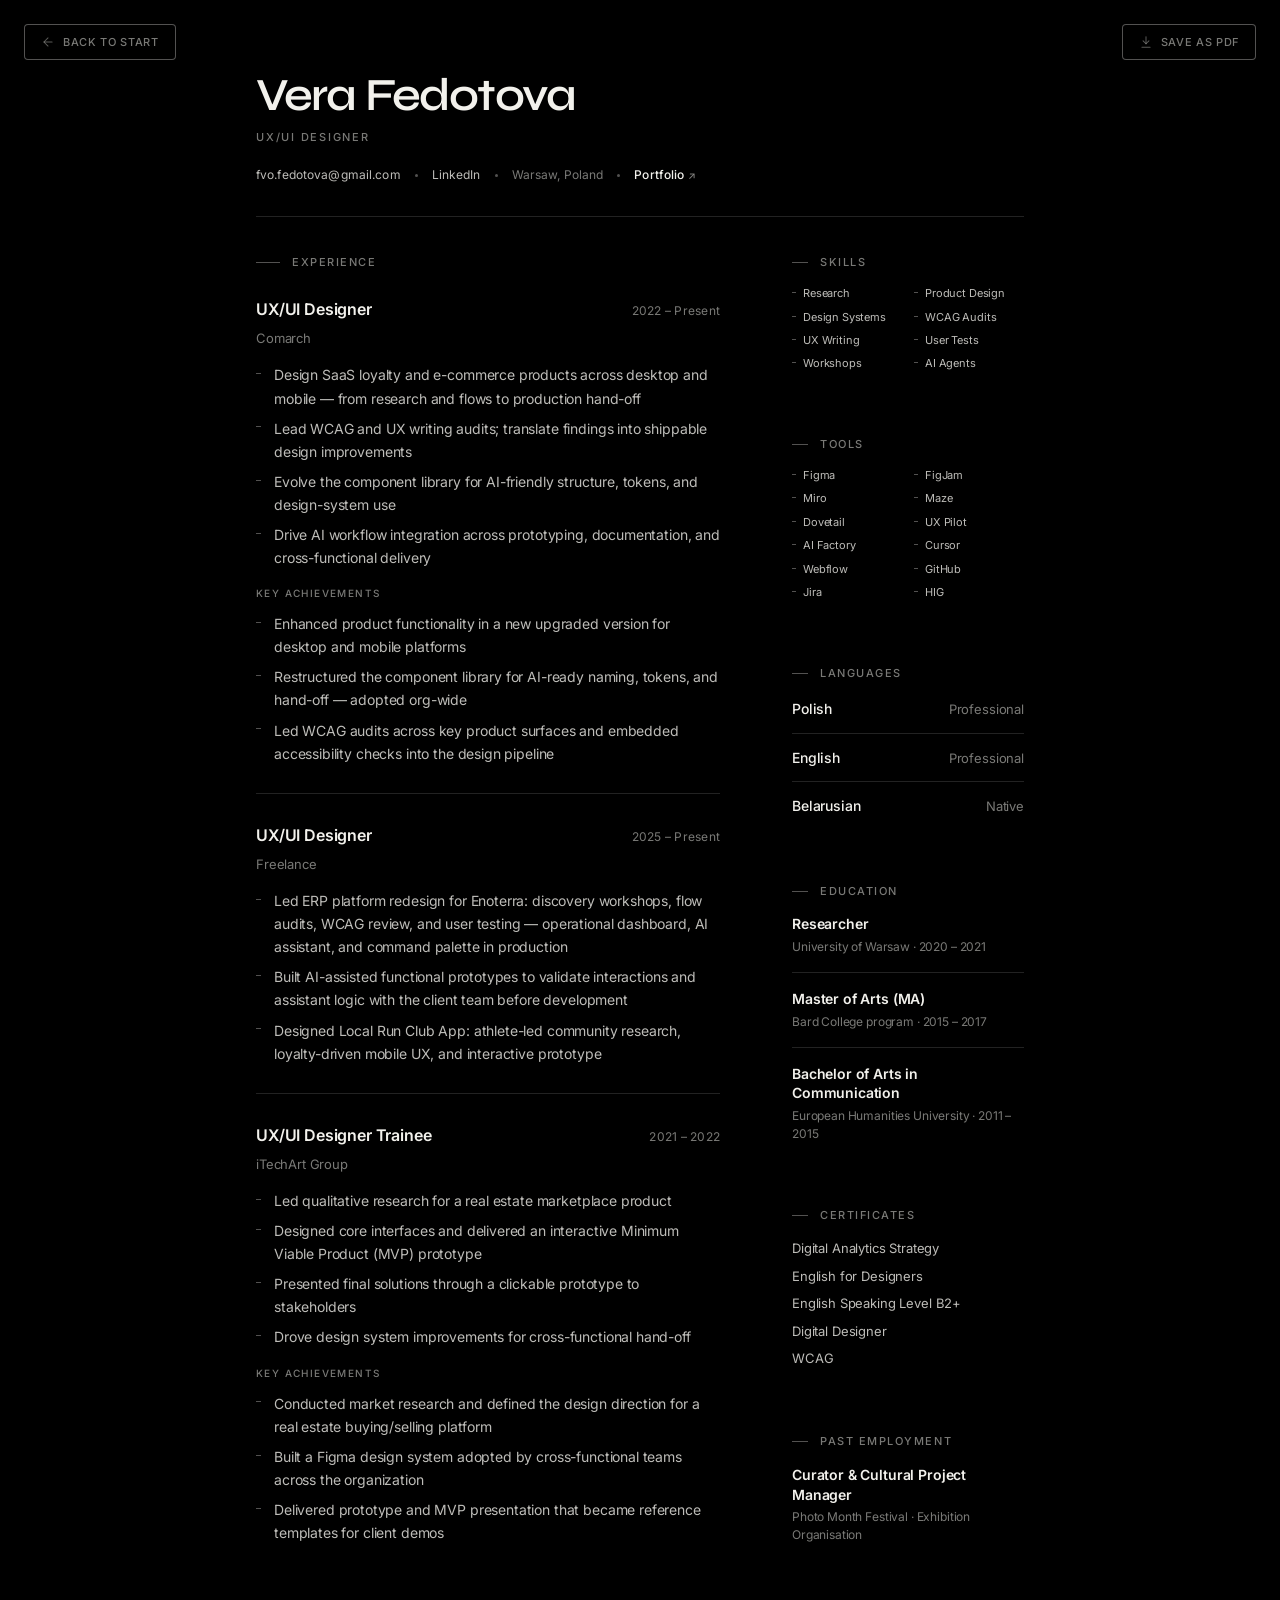
<file: Fedotova Vera CV Designer.html>
<!DOCTYPE html>
<html lang="en">
<head>
  <meta charset="UTF-8" />
  <meta name="viewport" content="width=device-width, initial-scale=1.0" />
  <title>Vera Fedotova · UX/UI Designer · CV</title>
  <meta name="description" content="CV — Vera Fedotova, UX/UI designer specializing in SaaS, ERP, complex applications, and loyalty solutions." />
  <link rel="preconnect" href="https://fonts.googleapis.com" />
  <link rel="preconnect" href="https://fonts.gstatic.com" crossorigin />
  <link href="https://fonts.googleapis.com/css2?family=Inter:opsz,wght@14..32,400..600&family=Syne:wght@500;600;700&display=swap" rel="stylesheet" />
  <style>
    :root {
      --bg: #000000;
      --surface-2: rgba(242, 241, 236, 0.04);
      --ink: #f2f1ec;
      --ink-2: rgba(242, 241, 236, 0.78);
      --muted: rgba(242, 241, 236, 0.5);
      --line: rgba(242, 241, 236, 0.14);
      --line-strong: rgba(242, 241, 236, 0.34);
      --font: "Inter", -apple-system, BlinkMacSystemFont, "Segoe UI", sans-serif;
      --font-display: "Syne", var(--font);
      --radius: 4px;
    }

    *,
    *::before,
    *::after {
      box-sizing: border-box;
      margin: 0;
      padding: 0;
    }

    html {
      background: var(--bg);
      -webkit-print-color-adjust: exact;
      print-color-adjust: exact;
      color-scheme: dark;
    }

    body {
      font-family: var(--font);
      background: var(--bg);
      color: var(--ink);
      font-size: 15px;
      line-height: 1.7;
      letter-spacing: -0.01em;
      -webkit-font-smoothing: antialiased;
      text-rendering: optimizeLegibility;
    }

    .sheet {
      max-width: 880px;
      margin: 0 auto;
      padding: 72px 56px 80px;
      background: var(--bg);
    }

    a {
      color: inherit;
      text-decoration: none;
      transition: color 0.2s ease, border-color 0.2s ease;
    }

    /* Header */
    .cv-header {
      padding-bottom: 32px;
      border-bottom: 1px solid var(--line);
    }

    .cv-header-main {
      display: flex;
      justify-content: space-between;
      align-items: flex-end;
      gap: 40px;
      margin-bottom: 20px;
    }

    .cv-identity {
      flex-shrink: 0;
    }

    .cv-name {
      font-family: var(--font-display);
      font-size: clamp(32px, 5.5vw, 46px);
      font-weight: 600;
      letter-spacing: -0.04em;
      line-height: 1;
      margin-bottom: 10px;
    }

    .cv-role {
      font-size: 11px;
      font-weight: 500;
      letter-spacing: 0.16em;
      text-transform: uppercase;
      color: var(--muted);
    }

    .cv-contact-bar {
      display: flex;
      flex-wrap: wrap;
      align-items: center;
      gap: 6px 0;
    }

    .cv-contact-item {
      font-size: 12px;
      color: var(--ink-2);
      line-height: 1.4;
      letter-spacing: 0.01em;
    }

    .cv-contact-item--static {
      color: var(--muted);
    }

    .cv-contact-item--accent {
      color: var(--ink);
      font-weight: 500;
    }

    a.cv-contact-item {
      border-bottom: 1px solid transparent;
    }

    a.cv-contact-item:hover {
      color: var(--ink);
      border-bottom-color: var(--line-strong);
    }

    .cv-contact-sep {
      width: 3px;
      height: 3px;
      border-radius: 50%;
      background: var(--line-strong);
      margin: 0 14px;
      flex-shrink: 0;
    }

    .portfolio-link::after {
      content: " ↗";
      font-size: 10px;
      opacity: 0.55;
    }

    .cv-top-btn {
      position: fixed;
      top: 24px;
      z-index: 100;
      display: inline-flex;
      align-items: center;
      justify-content: center;
      gap: 8px;
      height: 36px;
      padding: 0 16px;
      font-family: var(--font);
      font-size: 11px;
      font-weight: 500;
      letter-spacing: 0.06em;
      text-transform: uppercase;
      border: 1px solid var(--line-strong);
      background: rgba(0, 0, 0, 0.88);
      backdrop-filter: blur(8px);
      -webkit-backdrop-filter: blur(8px);
      color: var(--muted);
      border-radius: var(--radius);
      cursor: pointer;
      transition: background 0.2s ease, border-color 0.2s ease, color 0.2s ease;
    }

    .cv-top-btn:hover {
      background: #000000;
      border-color: #ffffff;
      color: #ffffff;
    }

    .cv-top-btn svg {
      width: 14px;
      height: 14px;
      flex-shrink: 0;
      opacity: 0.75;
    }

    .cv-top-btn--back {
      left: 24px;
    }

    .cv-top-btn--save {
      right: 24px;
    }

    /* Summary */
    .summary {
      padding: 36px 0;
      border-bottom: 1px solid var(--line);
    }

    .summary p {
      font-size: 17px;
      line-height: 1.75;
      color: var(--ink-2);
      max-width: 68ch;
      text-wrap: pretty;
    }

    /* Layout */
    .layout {
      display: grid;
      grid-template-columns: 1fr 232px;
      gap: 72px;
      margin-top: 36px;
      align-items: stretch;
    }

    .side-col {
      display: flex;
      flex-direction: column;
      justify-content: space-between;
      min-height: 100%;
    }

    .section + .section {
      margin-top: 40px;
    }

    .section-label {
      display: flex;
      align-items: center;
      gap: 12px;
      font-size: 11px;
      font-weight: 500;
      letter-spacing: 0.14em;
      text-transform: uppercase;
      color: var(--muted);
      margin-bottom: 24px;
    }

    .section-label::before {
      content: "";
      width: 24px;
      height: 1px;
      background: var(--line-strong);
      flex-shrink: 0;
    }

    /* Experience entries */
    .entry {
      padding-bottom: 28px;
      margin-bottom: 28px;
      border-bottom: 1px solid var(--line);
      break-inside: avoid;
      page-break-inside: avoid;
    }

    .entry:last-child {
      padding-bottom: 0;
      margin-bottom: 0;
      border-bottom: none;
    }

    .entry-head {
      display: flex;
      justify-content: space-between;
      align-items: baseline;
      gap: 20px;
      margin-bottom: 4px;
    }

    .entry-role {
      font-size: 16px;
      font-weight: 600;
      color: var(--ink);
      letter-spacing: -0.01em;
    }

    .entry-date {
      font-size: 12px;
      color: var(--muted);
      white-space: nowrap;
      flex-shrink: 0;
      letter-spacing: 0.02em;
    }

    .entry-company {
      font-size: 13px;
      color: var(--muted);
      margin-bottom: 14px;
    }

    .bullets {
      list-style: none;
      display: flex;
      flex-direction: column;
      gap: 7px;
    }

    .bullets li {
      position: relative;
      padding-left: 18px;
      font-size: 14px;
      line-height: 1.65;
      color: var(--ink-2);
    }

    .bullets li::before {
      content: "";
      position: absolute;
      left: 0;
      top: 0.7em;
      width: 5px;
      height: 1px;
      background: var(--line-strong);
    }

    .achievements {
      margin-top: 16px;
    }

    .achievements-label {
      font-size: 10px;
      font-weight: 500;
      letter-spacing: 0.14em;
      text-transform: uppercase;
      color: var(--muted);
      margin-bottom: 10px;
    }

    /* Sidebar */
    .side-block + .side-block {
      margin-top: 0;
    }

    .side-block--tight + .side-block {
      margin-top: 0;
    }

    .side-chip-list {
      list-style: none;
      display: grid;
      grid-template-columns: repeat(2, minmax(0, 1fr));
      column-gap: 12px;
      row-gap: 8px;
    }

    .side-chip-list li {
      position: relative;
      padding-left: 11px;
      font-size: 11px;
      line-height: 1.4;
      color: var(--ink-2);
    }

    .side-chip-list li::before {
      content: "";
      position: absolute;
      left: 0;
      top: 0.55em;
      width: 4px;
      height: 1px;
      background: var(--line-strong);
    }

    .side-col .section-label {
      margin-bottom: 14px;
    }

    .side-col .section-label::before {
      width: 16px;
    }

    .lang-list {
      list-style: none;
      display: flex;
      flex-direction: column;
      gap: 12px;
    }

    .lang-item {
      display: flex;
      justify-content: space-between;
      align-items: baseline;
      gap: 16px;
      padding-bottom: 12px;
      border-bottom: 1px solid var(--line);
    }

    .lang-item:last-child {
      padding-bottom: 0;
      border-bottom: none;
    }

    .lang-name {
      font-size: 14px;
      font-weight: 500;
      color: var(--ink);
    }

    .lang-level {
      font-size: 13px;
      color: var(--muted);
    }

    .side-entry {
      padding-bottom: 16px;
      margin-bottom: 16px;
      border-bottom: 1px solid var(--line);
    }

    .side-entry:last-child {
      padding-bottom: 0;
      margin-bottom: 0;
      border-bottom: none;
    }

    .side-entry-title {
      font-size: 14px;
      font-weight: 600;
      color: var(--ink);
      line-height: 1.4;
      margin-bottom: 4px;
    }

    .side-entry-meta {
      font-size: 12px;
      color: var(--muted);
      line-height: 1.5;
    }

    .side-list {
      list-style: none;
      display: flex;
      flex-direction: column;
      gap: 8px;
    }

    .side-list li {
      font-size: 13px;
      color: var(--ink-2);
      line-height: 1.5;
    }

    .side-list a {
      border-bottom: 1px solid transparent;
    }

    .side-list a:hover {
      color: var(--ink);
      border-bottom-color: var(--line-strong);
    }

    @page {
      size: A4;
      margin: 0;
    }

    @media print {
      .cv-top-btn {
        display: none !important;
      }

      html,
      body,
      .sheet {
        background: #000000 !important;
      }

      body {
        font-size: 12px;
        line-height: 1.45;
      }

      .sheet {
        max-width: 100%;
        min-height: 100vh;
        padding: 10mm 11mm;
        box-sizing: border-box;
        display: flex;
        flex-direction: column;
      }

      .cv-header {
        padding-bottom: 16px;
      }

      .cv-header-main {
        margin-bottom: 12px;
      }

      .cv-name {
        font-size: 33px;
        margin-bottom: 5px;
      }

      .cv-contact-item {
        font-size: 10.5px;
      }

      .cv-contact-sep {
        margin: 0 11px;
      }

      .layout {
        flex: 1;
        margin-top: 18px;
        gap: 44px;
        grid-template-columns: 1fr 204px;
        align-items: stretch;
      }

      .main-col .section {
        display: flex;
        flex-direction: column;
        justify-content: space-between;
        min-height: 100%;
      }

      .side-col {
        justify-content: space-between;
        gap: 0;
        min-height: 100%;
      }

      .section-label {
        margin-bottom: 10px;
      }

      .side-col .section-label {
        margin-bottom: 7px;
      }

      .side-col .section-label::before {
        width: 13px;
      }

      .entry {
        padding-bottom: 14px;
        margin-bottom: 14px;
      }

      .entry-role {
        font-size: 13px;
      }

      .entry-date {
        font-size: 10.5px;
      }

      .entry-company {
        margin-bottom: 7px;
        font-size: 11px;
      }

      .bullets {
        gap: 4px;
      }

      .bullets li {
        font-size: 11px;
        line-height: 1.44;
        padding-left: 14px;
      }

      .achievements {
        margin-top: 9px;
      }

      .achievements-label {
        margin-bottom: 5px;
        font-size: 9px;
      }

      .side-chip-list {
        row-gap: 4px;
        column-gap: 7px;
      }

      .side-chip-list li {
        font-size: 9.5px;
        padding-left: 9px;
      }

      .lang-list {
        gap: 7px;
      }

      .lang-item {
        padding-bottom: 7px;
      }

      .lang-name {
        font-size: 11px;
      }

      .lang-level {
        font-size: 10px;
      }

      .side-entry {
        padding-bottom: 7px;
        margin-bottom: 7px;
      }

      .side-entry-title {
        font-size: 11px;
        margin-bottom: 2px;
        line-height: 1.32;
      }

      .side-entry-meta {
        font-size: 9.5px;
        line-height: 1.38;
      }

      .side-list {
        gap: 4px;
      }

      .side-list li {
        font-size: 10px;
        line-height: 1.38;
      }
    }

    @media screen and (max-width: 760px) {
      .sheet {
        padding: 48px 24px 56px;
      }

      .cv-header {
        gap: 20px;
      }

      .cv-header-main {
        flex-direction: column;
        align-items: flex-start;
        gap: 16px;
        margin-bottom: 16px;
      }

      .cv-contact-bar {
        gap: 10px 0;
      }

      .cv-contact-sep {
        margin: 0 10px;
      }

      .cv-top-btn {
        top: 16px;
        height: 32px;
        padding: 0 12px;
        font-size: 10px;
      }

      .cv-top-btn--back {
        left: 16px;
      }

      .cv-top-btn--save {
        right: 16px;
      }

      .layout {
        grid-template-columns: 1fr;
        gap: 40px;
      }

      .side-col {
        justify-content: flex-start;
        gap: 36px;
        min-height: auto;
      }
    }
  </style>
</head>
<body>
  <a class="cv-top-btn cv-top-btn--back" href="welcome.html" aria-label="Back to start">
    <svg viewBox="0 0 24 24" fill="none" stroke="currentColor" stroke-width="1.75" stroke-linecap="round" stroke-linejoin="round" aria-hidden="true">
      <path d="M19 12H5" />
      <path d="m12 19-7-7 7-7" />
    </svg>
    Back to start
  </a>
  <a class="cv-top-btn cv-top-btn--save" href="Fedotova Vera CV Designer.pdf" download="Fedotova Vera CV Designer.pdf" aria-label="Save CV as PDF">
    <svg viewBox="0 0 24 24" fill="none" stroke="currentColor" stroke-width="1.75" stroke-linecap="round" stroke-linejoin="round" aria-hidden="true">
      <path d="M12 3v12" />
      <path d="m7 10 5 5 5-5" />
      <path d="M5 21h14" />
    </svg>
    Save as PDF
  </a>
  <!-- Portfolio link uses the live GitHub Pages URL so it works in PDF and when CV is shared -->
  <main class="sheet">
    <header class="cv-header">
      <div class="cv-header-main">
        <div class="cv-identity">
          <h1 class="cv-name">Vera Fedotova</h1>
          <p class="cv-role">UX/UI Designer</p>
        </div>
      </div>
      <div class="cv-contact-bar">
        <a class="cv-contact-item" href="mailto:fvo.fedotova@gmail.com">fvo.fedotova@gmail.com</a>
        <span class="cv-contact-sep" aria-hidden="true"></span>
        <a class="cv-contact-item" href="https://www.linkedin.com/in/vera-fedotova/" target="_blank" rel="noopener noreferrer">LinkedIn</a>
        <span class="cv-contact-sep" aria-hidden="true"></span>
        <span class="cv-contact-item cv-contact-item--static">Warsaw, Poland</span>
        <span class="cv-contact-sep" aria-hidden="true"></span>
        <a class="cv-contact-item cv-contact-item--accent portfolio-link" id="portfolio-link" href="https://fedotovadesign.github.io/portfolio/index.html" target="_blank" rel="noopener noreferrer">Portfolio</a>
      </div>
    </header>

    <div class="layout">
      <div class="main-col">
        <section class="section">
          <p class="section-label">Experience</p>

          <article class="entry">
            <div class="entry-head">
              <h3 class="entry-role">UX/UI Designer</h3>
              <span class="entry-date">2022 – Present</span>
            </div>
            <p class="entry-company">Comarch</p>
            <ul class="bullets">
              <li>Design SaaS loyalty and e-commerce products across desktop and mobile — from research and flows to production hand-off</li>
              <li>Lead WCAG and UX writing audits; translate findings into shippable design improvements</li>
              <li>Evolve the component library for AI-friendly structure, tokens, and design-system use</li>
              <li>Drive AI workflow integration across prototyping, documentation, and cross-functional delivery</li>
            </ul>
            <div class="achievements">
              <p class="achievements-label">Key achievements</p>
              <ul class="bullets">
                <li>Enhanced product functionality in a new upgraded version for desktop and mobile platforms</li>
                <li>Restructured the component library for AI-ready naming, tokens, and hand-off — adopted org-wide</li>
                <li>Led WCAG audits across key product surfaces and embedded accessibility checks into the design pipeline</li>
              </ul>
            </div>
          </article>

          <article class="entry">
            <div class="entry-head">
              <h3 class="entry-role">UX/UI Designer</h3>
              <span class="entry-date">2025 – Present</span>
            </div>
            <p class="entry-company">Freelance</p>
            <ul class="bullets">
              <li>Led ERP platform redesign for Enoterra: discovery workshops, flow audits, WCAG review, and user testing — operational dashboard, AI assistant, and command palette in production</li>
              <li>Built AI-assisted functional prototypes to validate interactions and assistant logic with the client team before development</li>
              <li>Designed Local Run Club App: athlete-led community research, loyalty-driven mobile UX, and interactive prototype</li>
            </ul>
          </article>

          <article class="entry">
            <div class="entry-head">
              <h3 class="entry-role">UX/UI Designer Trainee</h3>
              <span class="entry-date">2021 – 2022</span>
            </div>
            <p class="entry-company">iTechArt Group</p>
            <ul class="bullets">
              <li>Led qualitative research for a real estate marketplace product</li>
              <li>Designed core interfaces and delivered an interactive Minimum Viable Product (MVP) prototype</li>
              <li>Presented final solutions through a clickable prototype to stakeholders</li>
              <li>Drove design system improvements for cross-functional hand-off</li>
            </ul>
            <div class="achievements">
              <p class="achievements-label">Key achievements</p>
              <ul class="bullets">
                <li>Conducted market research and defined the design direction for a real estate buying/selling platform</li>
                <li>Built a Figma design system adopted by cross-functional teams across the organization</li>
                <li>Delivered prototype and MVP presentation that became reference templates for client demos</li>
              </ul>
            </div>
          </article>
        </section>
      </div>

      <aside class="side-col">
        <section class="side-block side-block--tight">
          <p class="section-label">Skills</p>
          <ul class="side-chip-list">
            <li>Research</li>
            <li>Product Design</li>
            <li>Design Systems</li>
            <li>WCAG Audits</li>
            <li>UX Writing</li>
            <li>User Tests</li>
            <li>Workshops</li>
            <li>AI Agents</li>
          </ul>
        </section>

        <section class="side-block">
          <p class="section-label">Tools</p>
          <ul class="side-chip-list">
            <li>Figma</li>
            <li>FigJam</li>
            <li>Miro</li>
            <li>Maze</li>
            <li>Dovetail</li>
            <li>UX Pilot</li>
            <li>AI Factory</li>
            <li>Cursor</li>
            <li>Webflow</li>
            <li>GitHub</li>
            <li>Jira</li>
            <li>HIG</li>
          </ul>
        </section>

        <section class="side-block">
          <p class="section-label">Languages</p>
          <ul class="lang-list">
            <li class="lang-item"><span class="lang-name">Polish</span><span class="lang-level">Professional</span></li>
            <li class="lang-item"><span class="lang-name">English</span><span class="lang-level">Professional</span></li>
            <li class="lang-item"><span class="lang-name">Belarusian</span><span class="lang-level">Native</span></li>
          </ul>
        </section>

        <section class="side-block">
          <p class="section-label">Education</p>
          <article class="side-entry">
            <p class="side-entry-title">Researcher</p>
            <p class="side-entry-meta">University of Warsaw · 2020 – 2021</p>
          </article>
          <article class="side-entry">
            <p class="side-entry-title">Master of Arts (MA)</p>
            <p class="side-entry-meta">Bard College program · 2015 – 2017</p>
          </article>
          <article class="side-entry side-entry--last">
            <p class="side-entry-title">Bachelor of Arts in Communication</p>
            <p class="side-entry-meta">European Humanities University · 2011 – 2015</p>
          </article>
        </section>

        <section class="side-block">
          <p class="section-label">Certificates</p>
          <ul class="side-list">
            <li><a href="https://drive.google.com/file/d/1XhS8noqrf_eyWfCe5n4aIyfSk_rJTeSi/view" target="_blank" rel="noopener noreferrer">Digital Analytics Strategy</a></li>
            <li><a href="https://drive.google.com/file/d/1TU982dLPbpVp6qJwtaEB6N7TwYxKrtVl/view" target="_blank" rel="noopener noreferrer">English for Designers</a></li>
            <li><a href="https://app.smalltalk2.me/cert/1269ad4e" target="_blank" rel="noopener noreferrer">English Speaking Level B2+</a></li>
            <li><a href="https://credsverse.com/credentials/4a7beaeb-f8b5-4c6f-b3bf-e88e8a484a7b" target="_blank" rel="noopener noreferrer">Digital Designer</a></li>
            <li><a href="https://drive.google.com/file/d/1o9NqXHKPAX4KVV3myJTLKPASrpOpgtYD/view" target="_blank" rel="noopener noreferrer">WCAG</a></li>
          </ul>
        </section>

        <section class="side-block">
          <p class="section-label">Past Employment</p>
          <article class="side-entry side-entry--last">
            <p class="side-entry-title">Curator &amp; Cultural Project Manager</p>
            <p class="side-entry-meta">Photo Month Festival · Exhibition Organisation</p>
          </article>
        </section>
      </aside>
    </div>
  </main>
</body>
</html>
</file>
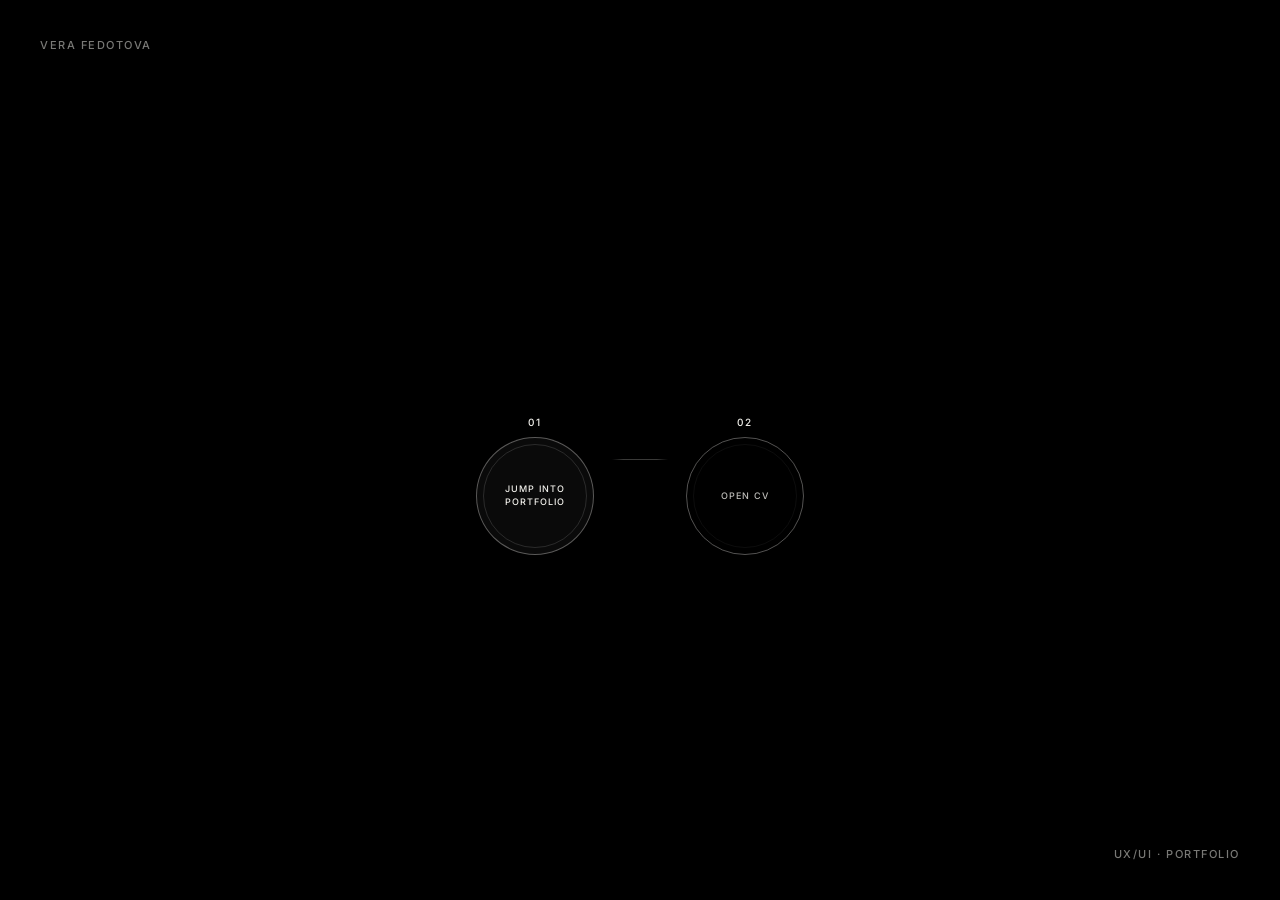
<file: welcome.html>
<!DOCTYPE html>
<html lang="en">
<head>
  <meta charset="UTF-8" />
  <meta name="viewport" content="width=device-width, initial-scale=1.0" />
  <title>Welcome · Vera Fedotova</title>
  <meta name="description" content="Welcome — jump into Vera Fedotova's UX/UI design portfolio or open her CV." />
  <link rel="preconnect" href="https://fonts.googleapis.com" />
  <link rel="preconnect" href="https://fonts.gstatic.com" crossorigin />
  <link href="https://fonts.googleapis.com/css2?family=Inter:opsz,wght@14..32,400..600&display=swap" rel="stylesheet" />
  <style>
    *,
    *::before,
    *::after {
      margin: 0;
      padding: 0;
      box-sizing: border-box;
    }

    :root {
      --bg: #000000;
      --surface-2: rgba(242, 241, 236, 0.04);
      --ink: #f2f1ec;
      --ink-2: rgba(242, 241, 236, 0.78);
      --muted: rgba(242, 241, 236, 0.5);
      --line: rgba(242, 241, 236, 0.14);
      --line-strong: rgba(242, 241, 236, 0.34);
      --accent: #f2f1ec;
      --font: "Inter", -apple-system, BlinkMacSystemFont, "Segoe UI", sans-serif;
      --max: 1040px;
      --radius: 4px;
    }

    html {
      color-scheme: dark;
    }

    body {
      font-family: var(--font);
      background: var(--bg);
      color: var(--ink);
      line-height: 1.7;
      font-size: 15px;
      letter-spacing: -0.01em;
      -webkit-font-smoothing: antialiased;
      text-rendering: optimizeLegibility;
    }

    a {
      color: inherit;
      text-decoration: none;
    }

    :focus-visible {
      outline: 2px solid var(--accent);
      outline-offset: 3px;
      border-radius: 2px;
    }

    @media (prefers-reduced-motion: reduce) {
      *,
      *::before,
      *::after {
        animation-duration: 0.01ms !important;
        animation-iteration-count: 1 !important;
        transition-duration: 0.01ms !important;
      }
    }

    .container {
      max-width: var(--max);
      margin: 0 auto;
      padding: 0 28px;
    }

    .hero {
      padding: 96px 0;
      background: transparent;
      position: relative;
      overflow: hidden;
    }

    .splash-page main {
      min-height: 100vh;
      position: relative;
      z-index: 1;
    }

    .splash-hero {
      min-height: 100vh;
      padding: 0;
      display: flex;
      align-items: stretch;
      justify-content: center;
      border-bottom: none;
    }

    .splash-meta {
      position: absolute;
      z-index: 1;
      font-size: 11px;
      font-weight: 500;
      letter-spacing: 0.14em;
      text-transform: uppercase;
      color: var(--muted);
      pointer-events: none;
    }

    .splash-meta--tl {
      top: clamp(24px, 4vh, 40px);
      left: clamp(24px, 4vw, 40px);
    }

    .splash-meta--br {
      right: clamp(24px, 4vw, 40px);
      bottom: clamp(24px, 4vh, 40px);
    }

    .splash-inner {
      display: flex;
      flex-direction: column;
      align-items: center;
      justify-content: center;
      min-height: 100vh;
      width: 100%;
      position: relative;
      z-index: 1;
      transform: translateY(4vh);
    }

    .splash-actions {
      display: flex;
      flex-direction: row;
      align-items: flex-end;
      justify-content: center;
      gap: clamp(10px, 2.5vw, 18px);
    }

    .splash-action {
      display: flex;
      flex-direction: column;
      align-items: center;
      gap: 10px;
    }

    .splash-action-index {
      font-size: 10px;
      font-weight: 500;
      letter-spacing: 0.16em;
      color: var(--accent);
      line-height: 1;
    }

    .splash-connector {
      align-self: center;
      width: clamp(28px, 8vw, 56px);
      height: 1px;
      margin-bottom: clamp(42px, 11vw, 54px);
      background: linear-gradient(90deg, transparent, var(--line-strong) 20%, var(--line-strong) 80%, transparent);
      opacity: 0.7;
    }

    .btn-round {
      position: relative;
      display: inline-flex;
      align-items: center;
      justify-content: center;
      text-align: center;
      box-sizing: border-box;
      width: clamp(96px, 22vw, 118px);
      height: clamp(96px, 22vw, 118px);
      padding: 16px;
      border-radius: 50%;
      font-size: 9px;
      font-weight: 500;
      letter-spacing: 0.12em;
      text-transform: uppercase;
      line-height: 1.4;
      border: 1px solid var(--line-strong);
      background: transparent;
      color: var(--ink-2);
      flex-shrink: 0;
      transition: background 0.25s ease, border-color 0.25s ease, color 0.25s ease;
    }

    .btn-round::before {
      content: "";
      position: absolute;
      inset: 6px;
      border-radius: 50%;
      border: 1px solid rgba(255, 255, 255, 0.05);
      pointer-events: none;
      transition: border-color 0.25s ease;
    }

    .btn-round-label {
      position: relative;
      z-index: 1;
      max-width: 11ch;
    }

    .btn-round--primary {
      color: var(--ink);
      border-color: var(--line-strong);
      background: var(--surface-2);
    }

    .btn-round--primary::before {
      border-color: var(--line);
    }

    .btn-round:hover {
      background: #000000;
      border-color: #ffffff;
      color: #ffffff;
    }

    .btn-round:hover::before {
      border-color: rgba(255, 255, 255, 0.18);
    }

    @media (max-width: 640px) {
      .splash-meta--br {
        display: none;
      }

      .splash-inner {
        transform: none;
      }

      .splash-connector {
        width: 20px;
        margin-bottom: 40px;
      }
    }
  </style>
</head>
<body class="splash-page">
  <main>
    <section class="hero splash-hero">
      <div class="splash-meta splash-meta--tl">Vera Fedotova</div>
      <div class="splash-meta splash-meta--br" aria-hidden="true">UX/UI · Portfolio</div>

      <div class="container splash-inner">
        <div class="splash-actions">
          <div class="splash-action">
            <span class="splash-action-index">01</span>
            <a class="btn-round btn-round--primary" href="index.html">
              <span class="btn-round-label">Jump into portfolio</span>
            </a>
          </div>

          <span class="splash-connector" aria-hidden="true"></span>

          <div class="splash-action">
            <span class="splash-action-index">02</span>
            <a class="btn-round btn-round--secondary" href="Fedotova Vera CV Designer.html">
              <span class="btn-round-label">Open CV</span>
            </a>
          </div>
        </div>
      </div>
    </section>
  </main>
</body>
</html>
</file>
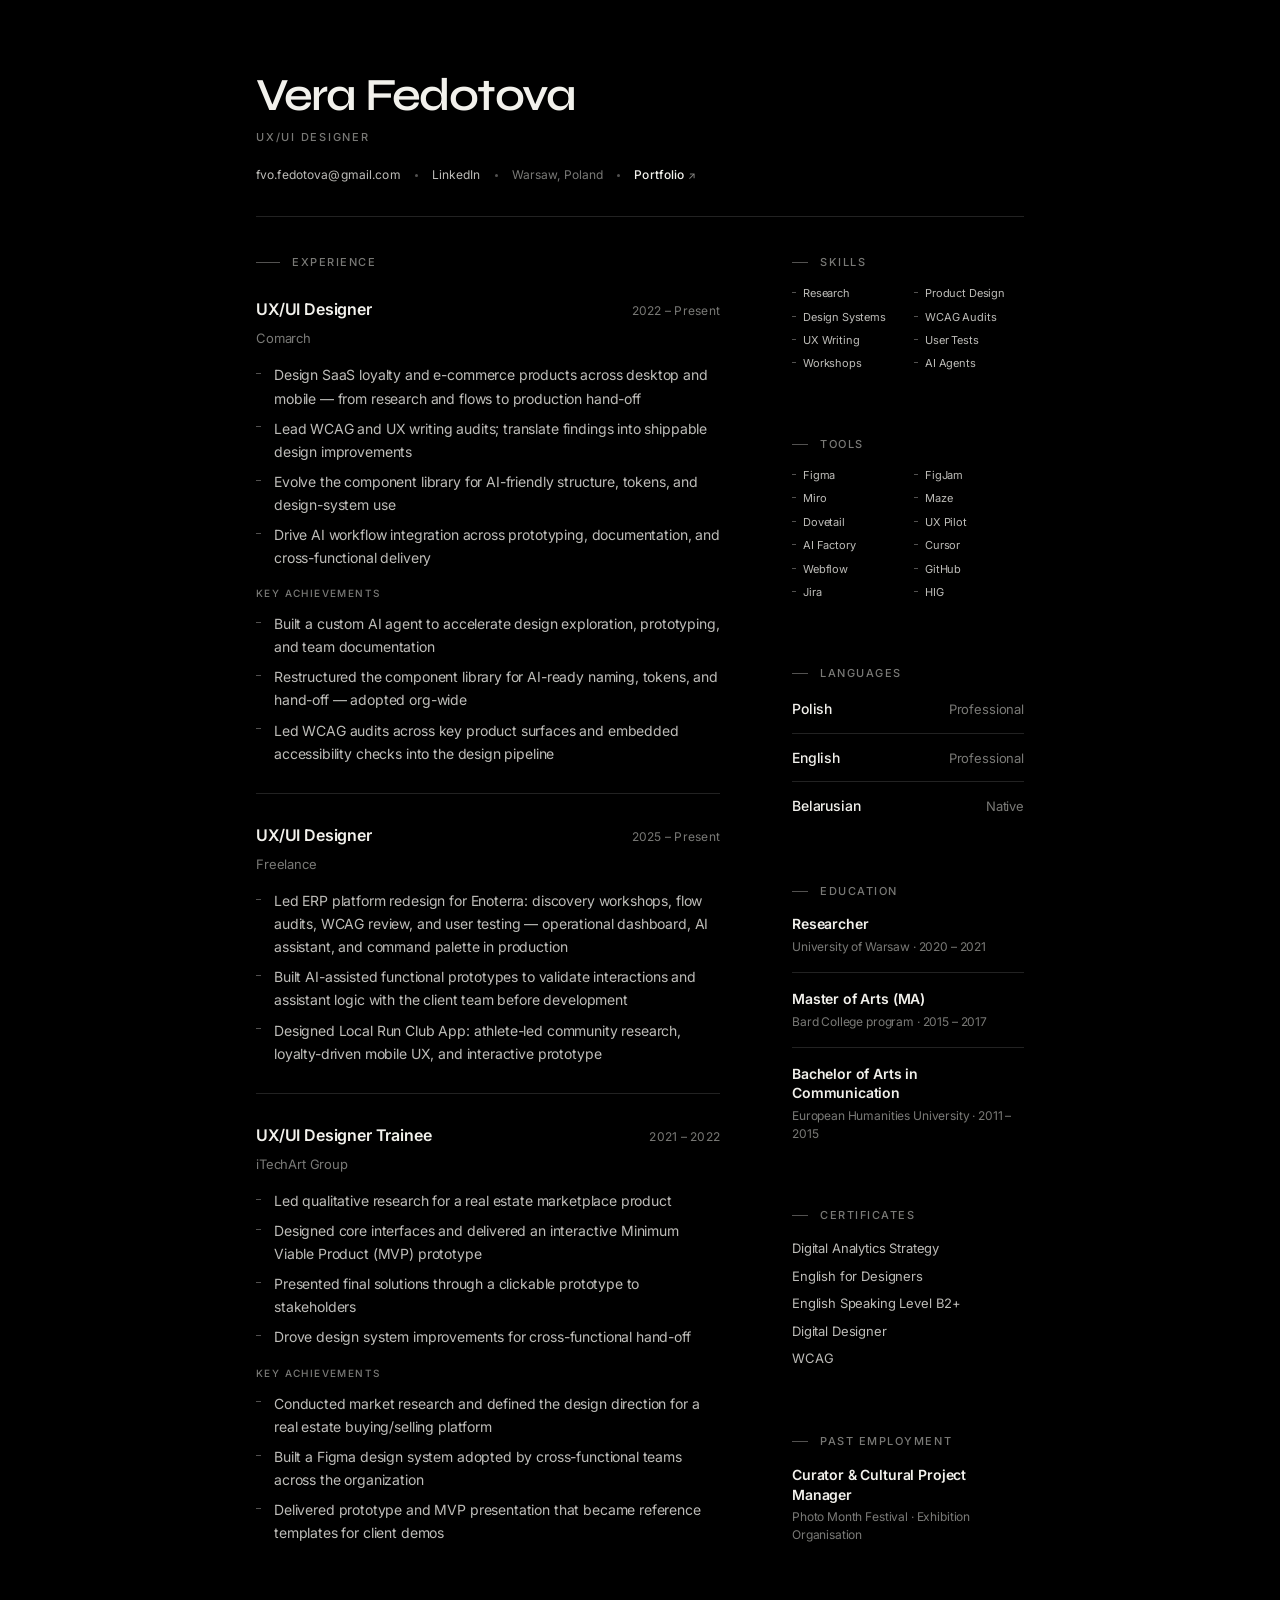
<file: Fedotova Vera Design Portfolio/Fedotova Vera CV Designer.html>
<!DOCTYPE html>
<html lang="en">
<head>
  <meta charset="UTF-8" />
  <meta name="viewport" content="width=device-width, initial-scale=1.0" />
  <title>Vera Fedotova · UX/UI Designer · CV</title>
  <meta name="description" content="CV — Vera Fedotova, UX/UI designer specializing in SaaS, ERP, complex applications, and loyalty solutions." />
  <link rel="preconnect" href="https://fonts.googleapis.com" />
  <link rel="preconnect" href="https://fonts.gstatic.com" crossorigin />
  <link href="https://fonts.googleapis.com/css2?family=Inter:opsz,wght@14..32,400..600&family=Syne:wght@500;600;700&display=swap" rel="stylesheet" />
  <style>
    :root {
      --bg: #000000;
      --surface-2: rgba(242, 241, 236, 0.04);
      --ink: #f2f1ec;
      --ink-2: rgba(242, 241, 236, 0.78);
      --muted: rgba(242, 241, 236, 0.5);
      --line: rgba(242, 241, 236, 0.14);
      --line-strong: rgba(242, 241, 236, 0.34);
      --font: "Inter", -apple-system, BlinkMacSystemFont, "Segoe UI", sans-serif;
      --font-display: "Syne", var(--font);
      --radius: 4px;
    }

    *,
    *::before,
    *::after {
      box-sizing: border-box;
      margin: 0;
      padding: 0;
    }

    html {
      background: var(--bg);
      -webkit-print-color-adjust: exact;
      print-color-adjust: exact;
      color-scheme: dark;
    }

    body {
      font-family: var(--font);
      background: var(--bg);
      color: var(--ink);
      font-size: 15px;
      line-height: 1.7;
      letter-spacing: -0.01em;
      -webkit-font-smoothing: antialiased;
      text-rendering: optimizeLegibility;
    }

    .sheet {
      max-width: 880px;
      margin: 0 auto;
      padding: 72px 56px 80px;
      background: var(--bg);
    }

    a {
      color: inherit;
      text-decoration: none;
      transition: color 0.2s ease, border-color 0.2s ease;
    }

    /* Header */
    .cv-header {
      padding-bottom: 32px;
      border-bottom: 1px solid var(--line);
    }

    .cv-header-main {
      display: flex;
      justify-content: space-between;
      align-items: flex-end;
      gap: 40px;
      margin-bottom: 20px;
    }

    .cv-identity {
      flex-shrink: 0;
    }

    .cv-name {
      font-family: var(--font-display);
      font-size: clamp(32px, 5.5vw, 46px);
      font-weight: 600;
      letter-spacing: -0.04em;
      line-height: 1;
      margin-bottom: 10px;
    }

    .cv-role {
      font-size: 11px;
      font-weight: 500;
      letter-spacing: 0.16em;
      text-transform: uppercase;
      color: var(--muted);
    }

    .cv-contact-bar {
      display: flex;
      flex-wrap: wrap;
      align-items: center;
      gap: 6px 0;
    }

    .cv-contact-item {
      font-size: 12px;
      color: var(--ink-2);
      line-height: 1.4;
      letter-spacing: 0.01em;
    }

    .cv-contact-item--static {
      color: var(--muted);
    }

    .cv-contact-item--accent {
      color: var(--ink);
      font-weight: 500;
    }

    a.cv-contact-item {
      border-bottom: 1px solid transparent;
    }

    a.cv-contact-item:hover {
      color: var(--ink);
      border-bottom-color: var(--line-strong);
    }

    .cv-contact-sep {
      width: 3px;
      height: 3px;
      border-radius: 50%;
      background: var(--line-strong);
      margin: 0 14px;
      flex-shrink: 0;
    }

    .portfolio-link::after {
      content: " ↗";
      font-size: 10px;
      opacity: 0.55;
    }

    /* Summary */
    .summary {
      padding: 36px 0;
      border-bottom: 1px solid var(--line);
    }

    .summary p {
      font-size: 17px;
      line-height: 1.75;
      color: var(--ink-2);
      max-width: 68ch;
      text-wrap: pretty;
    }

    /* Layout */
    .layout {
      display: grid;
      grid-template-columns: 1fr 232px;
      gap: 72px;
      margin-top: 36px;
      align-items: stretch;
    }

    .side-col {
      display: flex;
      flex-direction: column;
      justify-content: space-between;
      min-height: 100%;
    }

    .section + .section {
      margin-top: 40px;
    }

    .section-label {
      display: flex;
      align-items: center;
      gap: 12px;
      font-size: 11px;
      font-weight: 500;
      letter-spacing: 0.14em;
      text-transform: uppercase;
      color: var(--muted);
      margin-bottom: 24px;
    }

    .section-label::before {
      content: "";
      width: 24px;
      height: 1px;
      background: var(--line-strong);
      flex-shrink: 0;
    }

    /* Experience entries */
    .entry {
      padding-bottom: 28px;
      margin-bottom: 28px;
      border-bottom: 1px solid var(--line);
      break-inside: avoid;
      page-break-inside: avoid;
    }

    .entry:last-child {
      padding-bottom: 0;
      margin-bottom: 0;
      border-bottom: none;
    }

    .entry-head {
      display: flex;
      justify-content: space-between;
      align-items: baseline;
      gap: 20px;
      margin-bottom: 4px;
    }

    .entry-role {
      font-size: 16px;
      font-weight: 600;
      color: var(--ink);
      letter-spacing: -0.01em;
    }

    .entry-date {
      font-size: 12px;
      color: var(--muted);
      white-space: nowrap;
      flex-shrink: 0;
      letter-spacing: 0.02em;
    }

    .entry-company {
      font-size: 13px;
      color: var(--muted);
      margin-bottom: 14px;
    }

    .bullets {
      list-style: none;
      display: flex;
      flex-direction: column;
      gap: 7px;
    }

    .bullets li {
      position: relative;
      padding-left: 18px;
      font-size: 14px;
      line-height: 1.65;
      color: var(--ink-2);
    }

    .bullets li::before {
      content: "";
      position: absolute;
      left: 0;
      top: 0.7em;
      width: 5px;
      height: 1px;
      background: var(--line-strong);
    }

    .achievements {
      margin-top: 16px;
    }

    .achievements-label {
      font-size: 10px;
      font-weight: 500;
      letter-spacing: 0.14em;
      text-transform: uppercase;
      color: var(--muted);
      margin-bottom: 10px;
    }

    /* Sidebar */
    .side-block + .side-block {
      margin-top: 0;
    }

    .side-block--tight + .side-block {
      margin-top: 0;
    }

    .side-chip-list {
      list-style: none;
      display: grid;
      grid-template-columns: repeat(2, minmax(0, 1fr));
      column-gap: 12px;
      row-gap: 8px;
    }

    .side-chip-list li {
      position: relative;
      padding-left: 11px;
      font-size: 11px;
      line-height: 1.4;
      color: var(--ink-2);
    }

    .side-chip-list li::before {
      content: "";
      position: absolute;
      left: 0;
      top: 0.55em;
      width: 4px;
      height: 1px;
      background: var(--line-strong);
    }

    .side-col .section-label {
      margin-bottom: 14px;
    }

    .side-col .section-label::before {
      width: 16px;
    }

    .lang-list {
      list-style: none;
      display: flex;
      flex-direction: column;
      gap: 12px;
    }

    .lang-item {
      display: flex;
      justify-content: space-between;
      align-items: baseline;
      gap: 16px;
      padding-bottom: 12px;
      border-bottom: 1px solid var(--line);
    }

    .lang-item:last-child {
      padding-bottom: 0;
      border-bottom: none;
    }

    .lang-name {
      font-size: 14px;
      font-weight: 500;
      color: var(--ink);
    }

    .lang-level {
      font-size: 13px;
      color: var(--muted);
    }

    .side-entry {
      padding-bottom: 16px;
      margin-bottom: 16px;
      border-bottom: 1px solid var(--line);
    }

    .side-entry:last-child {
      padding-bottom: 0;
      margin-bottom: 0;
      border-bottom: none;
    }

    .side-entry-title {
      font-size: 14px;
      font-weight: 600;
      color: var(--ink);
      line-height: 1.4;
      margin-bottom: 4px;
    }

    .side-entry-meta {
      font-size: 12px;
      color: var(--muted);
      line-height: 1.5;
    }

    .side-list {
      list-style: none;
      display: flex;
      flex-direction: column;
      gap: 8px;
    }

    .side-list li {
      font-size: 13px;
      color: var(--ink-2);
      line-height: 1.5;
    }

    .side-list a {
      border-bottom: 1px solid transparent;
    }

    .side-list a:hover {
      color: var(--ink);
      border-bottom-color: var(--line-strong);
    }

    @page {
      size: A4;
      margin: 0;
    }

    @media print {
      html,
      body,
      .sheet {
        background: #000000 !important;
      }

      body {
        font-size: 12px;
        line-height: 1.45;
      }

      .sheet {
        max-width: 100%;
        min-height: 100vh;
        padding: 10mm 11mm;
        box-sizing: border-box;
        display: flex;
        flex-direction: column;
      }

      .cv-header {
        padding-bottom: 16px;
      }

      .cv-header-main {
        margin-bottom: 12px;
      }

      .cv-name {
        font-size: 33px;
        margin-bottom: 5px;
      }

      .cv-contact-item {
        font-size: 10.5px;
      }

      .cv-contact-sep {
        margin: 0 11px;
      }

      .layout {
        flex: 1;
        margin-top: 18px;
        gap: 44px;
        grid-template-columns: 1fr 204px;
        align-items: stretch;
      }

      .main-col .section {
        display: flex;
        flex-direction: column;
        justify-content: space-between;
        min-height: 100%;
      }

      .side-col {
        justify-content: space-between;
        gap: 0;
        min-height: 100%;
      }

      .section-label {
        margin-bottom: 10px;
      }

      .side-col .section-label {
        margin-bottom: 7px;
      }

      .side-col .section-label::before {
        width: 13px;
      }

      .entry {
        padding-bottom: 14px;
        margin-bottom: 14px;
      }

      .entry-role {
        font-size: 13px;
      }

      .entry-date {
        font-size: 10.5px;
      }

      .entry-company {
        margin-bottom: 7px;
        font-size: 11px;
      }

      .bullets {
        gap: 4px;
      }

      .bullets li {
        font-size: 11px;
        line-height: 1.44;
        padding-left: 14px;
      }

      .achievements {
        margin-top: 9px;
      }

      .achievements-label {
        margin-bottom: 5px;
        font-size: 9px;
      }

      .side-chip-list {
        row-gap: 4px;
        column-gap: 7px;
      }

      .side-chip-list li {
        font-size: 9.5px;
        padding-left: 9px;
      }

      .lang-list {
        gap: 7px;
      }

      .lang-item {
        padding-bottom: 7px;
      }

      .lang-name {
        font-size: 11px;
      }

      .lang-level {
        font-size: 10px;
      }

      .side-entry {
        padding-bottom: 7px;
        margin-bottom: 7px;
      }

      .side-entry-title {
        font-size: 11px;
        margin-bottom: 2px;
        line-height: 1.32;
      }

      .side-entry-meta {
        font-size: 9.5px;
        line-height: 1.38;
      }

      .side-list {
        gap: 4px;
      }

      .side-list li {
        font-size: 10px;
        line-height: 1.38;
      }
    }

    @media screen and (max-width: 760px) {
      .sheet {
        padding: 48px 24px 56px;
      }

      .cv-header {
        gap: 20px;
      }

      .cv-header-main {
        flex-direction: column;
        align-items: flex-start;
        gap: 16px;
        margin-bottom: 16px;
      }

      .cv-contact-bar {
        gap: 10px 0;
      }

      .cv-contact-sep {
        margin: 0 10px;
      }

      .layout {
        grid-template-columns: 1fr;
        gap: 40px;
      }

      .side-col {
        justify-content: flex-start;
        gap: 36px;
        min-height: auto;
      }
    }
  </style>
</head>
<body>
  <!-- Portfolio link uses the live GitHub Pages URL so it works in PDF and when CV is shared -->
  <main class="sheet">
    <header class="cv-header">
      <div class="cv-header-main">
        <div class="cv-identity">
          <h1 class="cv-name">Vera Fedotova</h1>
          <p class="cv-role">UX/UI Designer</p>
        </div>
      </div>
      <div class="cv-contact-bar">
        <a class="cv-contact-item" href="mailto:fvo.fedotova@gmail.com">fvo.fedotova@gmail.com</a>
        <span class="cv-contact-sep" aria-hidden="true"></span>
        <a class="cv-contact-item" href="https://www.linkedin.com/in/vera-fedotova/" target="_blank" rel="noopener noreferrer">LinkedIn</a>
        <span class="cv-contact-sep" aria-hidden="true"></span>
        <span class="cv-contact-item cv-contact-item--static">Warsaw, Poland</span>
        <span class="cv-contact-sep" aria-hidden="true"></span>
        <a class="cv-contact-item cv-contact-item--accent portfolio-link" id="portfolio-link" href="https://fedotovadesign.github.io/portfolio/index.html" target="_blank" rel="noopener noreferrer">Portfolio</a>
      </div>
    </header>

    <div class="layout">
      <div class="main-col">
        <section class="section">
          <p class="section-label">Experience</p>

          <article class="entry">
            <div class="entry-head">
              <h3 class="entry-role">UX/UI Designer</h3>
              <span class="entry-date">2022 – Present</span>
            </div>
            <p class="entry-company">Comarch</p>
            <ul class="bullets">
              <li>Design SaaS loyalty and e-commerce products across desktop and mobile — from research and flows to production hand-off</li>
              <li>Lead WCAG and UX writing audits; translate findings into shippable design improvements</li>
              <li>Evolve the component library for AI-friendly structure, tokens, and design-system use</li>
              <li>Drive AI workflow integration across prototyping, documentation, and cross-functional delivery</li>
            </ul>
            <div class="achievements">
              <p class="achievements-label">Key achievements</p>
              <ul class="bullets">
                <li>Built a custom AI agent to accelerate design exploration, prototyping, and team documentation</li>
                <li>Restructured the component library for AI-ready naming, tokens, and hand-off — adopted org-wide</li>
                <li>Led WCAG audits across key product surfaces and embedded accessibility checks into the design pipeline</li>
              </ul>
            </div>
          </article>

          <article class="entry">
            <div class="entry-head">
              <h3 class="entry-role">UX/UI Designer</h3>
              <span class="entry-date">2025 – Present</span>
            </div>
            <p class="entry-company">Freelance</p>
            <ul class="bullets">
              <li>Led ERP platform redesign for Enoterra: discovery workshops, flow audits, WCAG review, and user testing — operational dashboard, AI assistant, and command palette in production</li>
              <li>Built AI-assisted functional prototypes to validate interactions and assistant logic with the client team before development</li>
              <li>Designed Local Run Club App: athlete-led community research, loyalty-driven mobile UX, and interactive prototype</li>
            </ul>
          </article>

          <article class="entry">
            <div class="entry-head">
              <h3 class="entry-role">UX/UI Designer Trainee</h3>
              <span class="entry-date">2021 – 2022</span>
            </div>
            <p class="entry-company">iTechArt Group</p>
            <ul class="bullets">
              <li>Led qualitative research for a real estate marketplace product</li>
              <li>Designed core interfaces and delivered an interactive Minimum Viable Product (MVP) prototype</li>
              <li>Presented final solutions through a clickable prototype to stakeholders</li>
              <li>Drove design system improvements for cross-functional hand-off</li>
            </ul>
            <div class="achievements">
              <p class="achievements-label">Key achievements</p>
              <ul class="bullets">
                <li>Conducted market research and defined the design direction for a real estate buying/selling platform</li>
                <li>Built a Figma design system adopted by cross-functional teams across the organization</li>
                <li>Delivered prototype and MVP presentation that became reference templates for client demos</li>
              </ul>
            </div>
          </article>
        </section>
      </div>

      <aside class="side-col">
        <section class="side-block side-block--tight">
          <p class="section-label">Skills</p>
          <ul class="side-chip-list">
            <li>Research</li>
            <li>Product Design</li>
            <li>Design Systems</li>
            <li>WCAG Audits</li>
            <li>UX Writing</li>
            <li>User Tests</li>
            <li>Workshops</li>
            <li>AI Agents</li>
          </ul>
        </section>

        <section class="side-block">
          <p class="section-label">Tools</p>
          <ul class="side-chip-list">
            <li>Figma</li>
            <li>FigJam</li>
            <li>Miro</li>
            <li>Maze</li>
            <li>Dovetail</li>
            <li>UX Pilot</li>
            <li>AI Factory</li>
            <li>Cursor</li>
            <li>Webflow</li>
            <li>GitHub</li>
            <li>Jira</li>
            <li>HIG</li>
          </ul>
        </section>

        <section class="side-block">
          <p class="section-label">Languages</p>
          <ul class="lang-list">
            <li class="lang-item"><span class="lang-name">Polish</span><span class="lang-level">Professional</span></li>
            <li class="lang-item"><span class="lang-name">English</span><span class="lang-level">Professional</span></li>
            <li class="lang-item"><span class="lang-name">Belarusian</span><span class="lang-level">Native</span></li>
          </ul>
        </section>

        <section class="side-block">
          <p class="section-label">Education</p>
          <article class="side-entry">
            <p class="side-entry-title">Researcher</p>
            <p class="side-entry-meta">University of Warsaw · 2020 – 2021</p>
          </article>
          <article class="side-entry">
            <p class="side-entry-title">Master of Arts (MA)</p>
            <p class="side-entry-meta">Bard College program · 2015 – 2017</p>
          </article>
          <article class="side-entry side-entry--last">
            <p class="side-entry-title">Bachelor of Arts in Communication</p>
            <p class="side-entry-meta">European Humanities University · 2011 – 2015</p>
          </article>
        </section>

        <section class="side-block">
          <p class="section-label">Certificates</p>
          <ul class="side-list">
            <li><a href="https://drive.google.com/file/d/1XhS8noqrf_eyWfCe5n4aIyfSk_rJTeSi/view" target="_blank" rel="noopener noreferrer">Digital Analytics Strategy</a></li>
            <li><a href="https://drive.google.com/file/d/1TU982dLPbpVp6qJwtaEB6N7TwYxKrtVl/view" target="_blank" rel="noopener noreferrer">English for Designers</a></li>
            <li><a href="https://app.smalltalk2.me/cert/1269ad4e" target="_blank" rel="noopener noreferrer">English Speaking Level B2+</a></li>
            <li><a href="https://credsverse.com/credentials/4a7beaeb-f8b5-4c6f-b3bf-e88e8a484a7b" target="_blank" rel="noopener noreferrer">Digital Designer</a></li>
            <li><a href="https://drive.google.com/file/d/1o9NqXHKPAX4KVV3myJTLKPASrpOpgtYD/view" target="_blank" rel="noopener noreferrer">WCAG</a></li>
          </ul>
        </section>

        <section class="side-block">
          <p class="section-label">Past Employment</p>
          <article class="side-entry side-entry--last">
            <p class="side-entry-title">Curator &amp; Cultural Project Manager</p>
            <p class="side-entry-meta">Photo Month Festival · Exhibition Organisation</p>
          </article>
        </section>
      </aside>
    </div>
  </main>
</body>
</html>
</file>
<file: style.css>
*,
*::before,
*::after {
  margin: 0;
  padding: 0;
  box-sizing: border-box;
}

:root {
  --bg: #000000;
  --bg-soft: #000000;
  --surface: transparent;
  --surface-2: rgba(242, 241, 236, 0.04);
  --ink: #f2f1ec;
  --ink-2: rgba(242, 241, 236, 0.78);
  --muted: rgba(242, 241, 236, 0.5);
  --line: rgba(242, 241, 236, 0.14);
  --line-strong: rgba(242, 241, 236, 0.34);
  --accent: #f2f1ec;
  --accent-dim: rgba(242, 241, 236, 0.08);
  --accent-glow: rgba(242, 241, 236, 0.2);
  --font: "Inter", -apple-system, BlinkMacSystemFont, "Segoe UI", sans-serif;
  --font-display: "Syne", var(--font);
  --max: 1040px;
  --measure: calc(62ch - 120px);
  --measure-lead: min(720px, 100%);
  --nav-h: 64px;
  --radius: 4px;
  --btn-h: 48px;
}

html {
  scroll-behavior: smooth;
  color-scheme: dark;
}

body {
  font-family: var(--font);
  background: var(--bg);
  color: var(--ink);
  line-height: 1.7;
  font-size: 15px;
  letter-spacing: -0.01em;
  -webkit-font-smoothing: antialiased;
  font-optical-sizing: auto;
  text-rendering: optimizeLegibility;
}

a {
  color: inherit;
  text-decoration: none;
}

:focus-visible {
  outline: 2px solid var(--accent);
  outline-offset: 3px;
  border-radius: 2px;
}

[id] {
  scroll-margin-top: calc(var(--nav-h) + 24px);
}

@media (prefers-reduced-motion: reduce) {
  html {
    scroll-behavior: auto;
  }

  *,
  *::before,
  *::after {
    animation-duration: 0.01ms !important;
    animation-iteration-count: 1 !important;
    transition-duration: 0.01ms !important;
  }
}

img {
  max-width: 100%;
  display: block;
}

.mono {
  font-size: 0.92em;
  letter-spacing: 0.04em;
}

/* Navigation */
.site-header {
  position: sticky;
  top: 0;
  z-index: 100;
  height: var(--nav-h);
  background: rgba(0, 0, 0, 0.82);
  backdrop-filter: blur(16px) saturate(1.2);
  border-bottom: 1px solid var(--line);
}

.nav {
  max-width: var(--max);
  margin: 0 auto;
  height: 100%;
  padding: 0 28px;
  display: flex;
  align-items: center;
  justify-content: space-between;
  gap: 24px;
}

.logo {
  display: inline-flex;
  align-items: center;
  font-size: 11px;
  font-weight: 500;
  letter-spacing: 0.14em;
  text-transform: uppercase;
  color: var(--muted);
  line-height: 1;
}

.nav-links {
  display: flex;
  align-items: center;
  gap: 32px;
  list-style: none;
  font-size: 12px;
  font-weight: 500;
  letter-spacing: 0.06em;
  text-transform: uppercase;
}

.nav-links a {
  color: var(--muted);
  transition: color 0.2s ease;
}

.nav-links a:hover,
.nav-links a.active {
  color: var(--ink);
}

.nav-end {
  display: flex;
  align-items: center;
  gap: 32px;
}

.nav-cv {
  display: inline-flex;
  align-items: center;
  justify-content: center;
  flex-shrink: 0;
  height: 32px;
  padding: 0 14px;
  font-size: 11px;
  font-weight: 500;
  letter-spacing: 0.06em;
  text-transform: uppercase;
  border: 1px solid var(--line-strong);
  background: transparent;
  color: var(--muted);
  border-radius: var(--radius);
  transition: background 0.2s ease, border-color 0.2s ease, color 0.2s ease;
}

.nav-cv:hover {
  background: #000000;
  border-color: #ffffff;
  color: #ffffff;
}

/* Layout */
main {
  min-height: calc(100vh - var(--nav-h) - 88px);
}

.container {
  max-width: var(--max);
  margin: 0 auto;
  padding: 0 28px;
}

.section {
  padding: 88px 0;
}

.section-sm {
  padding: 56px 0;
}

#contact {
  border-top: 1px solid var(--line);
}

.section-alt {
  background: transparent;
  border-top: 1px solid var(--line);
}

.section-label {
  display: flex;
  align-items: center;
  gap: 12px;
  font-size: 11px;
  font-weight: 500;
  letter-spacing: 0.14em;
  text-transform: uppercase;
  color: var(--muted);
  margin-bottom: 20px;
}

.section-label::before {
  content: "";
  width: 24px;
  height: 1px;
  background: var(--line-strong);
  flex-shrink: 0;
}

.section-title {
  font-size: clamp(26px, 4vw, 34px);
  font-weight: 600;
  letter-spacing: -0.03em;
  line-height: 1.2;
  margin-bottom: 20px;
}

.hero-lead {
  font-size: 17px;
  color: var(--ink-2);
  max-width: var(--measure-lead);
  line-height: 1.75;
  font-weight: 400;
  text-wrap: pretty;
  orphans: 2;
  widows: 2;
  hanging-punctuation: first last;
}

.section-lead {
  font-size: 16px;
  color: var(--ink-2);
  max-width: var(--measure);
  line-height: 1.75;
  text-wrap: pretty;
  orphans: 2;
  widows: 2;
}

/* Hero */
.hero {
  padding: 96px 0 96px;
  background: transparent;
  position: relative;
  overflow: hidden;
}

.hero--home {
  padding-bottom: 64px;
}

.hero--projects {
  padding-bottom: 40px;
}

.hero--home .hero-heading {
  margin-bottom: 0;
}

.hero-home-title {
  display: flex;
  flex-direction: column;
  align-items: flex-start;
  gap: 0.12em;
  width: 100%;
  margin: 0;
  font-family: var(--font-display);
  font-size: clamp(36px, 6.8vw, 68px);
  font-weight: 700;
  letter-spacing: 0.045em;
  line-height: 1;
  text-transform: uppercase;
}

.hero-home-title-line {
  display: block;
  background-image:
    linear-gradient(
      108deg,
      rgba(150, 175, 210, 0.25) 0%,
      rgba(255, 255, 255, 0.42) 12%,
      rgba(200, 222, 248, 0.5) 26%,
      rgba(255, 255, 255, 0.98) 40%,
      rgba(255, 255, 255, 0.35) 52%,
      rgba(175, 200, 235, 0.45) 66%,
      rgba(255, 255, 255, 0.88) 80%,
      rgba(160, 188, 220, 0.28) 100%
    ),
    linear-gradient(
      72deg,
      rgba(130, 165, 205, 0.28) 0%,
      rgba(255, 255, 255, 0.38) 18%,
      rgba(255, 255, 255, 0.72) 36%,
      rgba(140, 175, 212, 0.3) 52%,
      rgba(255, 255, 255, 0.58) 68%,
      rgba(155, 185, 220, 0.26) 100%
    ),
    linear-gradient(
      180deg,
      rgba(242, 241, 236, 0.98) 0%,
      rgba(200, 218, 242, 0.55) 28%,
      rgba(242, 241, 236, 0.9) 52%,
      rgba(208, 220, 240, 0.58) 76%,
      rgba(242, 241, 236, 0.95) 100%
    );
  background-size: 520% 200%, 440% 170%, 100% 150%;
  background-position: -20% 50%, 120% 50%, 0% 0%;
  -webkit-background-clip: text;
  background-clip: text;
  -webkit-text-fill-color: transparent;
  color: transparent;
  filter: drop-shadow(0 1px 0 rgba(255, 255, 255, 0.14)) drop-shadow(0 10px 24px rgba(90, 130, 180, 0.18));
  animation: hero-title-glass-wave 9s cubic-bezier(0.42, 0, 0.58, 1) infinite;
}

.hero-home-title-line--muted {
  background-image:
    linear-gradient(
      108deg,
      rgba(150, 175, 210, 0.14) 0%,
      rgba(255, 255, 255, 0.24) 12%,
      rgba(200, 222, 248, 0.28) 26%,
      rgba(255, 255, 255, 0.62) 40%,
      rgba(255, 255, 255, 0.18) 52%,
      rgba(175, 200, 235, 0.26) 66%,
      rgba(255, 255, 255, 0.52) 80%,
      rgba(160, 188, 220, 0.16) 100%
    ),
    linear-gradient(
      72deg,
      rgba(130, 165, 205, 0.14) 0%,
      rgba(255, 255, 255, 0.2) 18%,
      rgba(255, 255, 255, 0.4) 36%,
      rgba(140, 175, 212, 0.16) 52%,
      rgba(255, 255, 255, 0.32) 68%,
      rgba(155, 185, 220, 0.14) 100%
    ),
    linear-gradient(
      180deg,
      rgba(242, 241, 236, 0.52) 0%,
      rgba(200, 218, 242, 0.28) 28%,
      rgba(242, 241, 236, 0.48) 52%,
      rgba(208, 220, 240, 0.3) 76%,
      rgba(242, 241, 236, 0.5) 100%
    );
  animation-duration: 11s;
  animation-delay: -4s;
}

@keyframes hero-title-glass-wave {
  0%,
  100% {
    background-position: -20% 50%, 120% 50%, 0% 0%;
  }

  25% {
    background-position: 45% 15%, 55% 85%, 0% 28%;
  }

  50% {
    background-position: 120% 55%, -20% 45%, 0% 45%;
  }

  75% {
    background-position: 60% 82%, 40% 18%, 0% 25%;
  }
}

@media (prefers-reduced-motion: reduce) {
  .hero-home-title-line {
    animation: none;
    filter: none;
    background-image: none;
    background-size: auto;
    background-position: 0 0;
    -webkit-text-fill-color: currentColor;
    color: var(--ink);
  }

  .hero-home-title-line--muted {
    color: var(--muted);
  }
}

.hero--home + .section-sm {
  padding-top: 0;
}

.hero--projects + .section-sm {
  padding-top: 12px;
}

.hero-inner {
  position: relative;
  z-index: 1;
}

.hero-title {
  font-size: clamp(36px, 6vw, 52px);
  font-weight: 600;
  letter-spacing: -0.04em;
  line-height: 1.1;
  margin-bottom: 10px;
}

.hero-heading {
  display: flex;
  flex-direction: column;
  align-items: flex-start;
  width: 100%;
  max-width: 100%;
  margin-bottom: 28px;
  text-align: left;
}

.hero-title--home {
  width: 100%;
  max-width: none;
  font-size: clamp(24px, 3.4vw, 34px);
  font-weight: 600;
  letter-spacing: -0.03em;
  line-height: 1.15;
  margin: 0;
  color: var(--ink);
  text-align: left;
}

.hero-portfolio-label {
  font-size: 11px;
  font-weight: 500;
  letter-spacing: 0.14em;
  text-transform: uppercase;
  color: var(--muted);
  margin-bottom: 20px;
}

.hero-sub {
  font-size: 14px;
  color: var(--muted);
  margin-bottom: 0;
  letter-spacing: 0.02em;
}

.hero-name {
  font-size: 17px;
  line-height: 1.75;
  color: var(--ink-2);
  margin-bottom: 0;
}

.hero-meta {
  display: flex;
  flex-wrap: wrap;
  gap: 8px;
}

.tag {
  font-size: 12px;
  font-weight: 500;
  padding: 8px 10px;
  border: 1px solid var(--line-strong);
  background: transparent;
  color: var(--ink-2);
  border-radius: var(--radius);
  letter-spacing: 0.01em;
  text-align: center;
  transition: border-color 0.2s ease, color 0.2s ease, background 0.2s ease;
}

.tag:hover {
  border-color: var(--line-strong);
  background: var(--surface-2);
  color: var(--ink);
}

.contact-links {
  display: flex;
  flex-wrap: wrap;
  align-items: center;
  gap: 14px;
  margin-top: 32px;
}

.contact-link {
  display: inline-flex;
  align-items: center;
  justify-content: center;
  height: var(--btn-h);
  min-height: var(--btn-h);
  max-height: var(--btn-h);
  line-height: 1;
  box-sizing: border-box;
  border: 1px solid var(--line-strong);
  border-radius: var(--radius);
  background: transparent;
  color: var(--ink-2);
  transition: background 0.2s ease, border-color 0.2s ease, color 0.2s ease;
}

.contact-link svg {
  display: block;
  width: 24px;
  height: 24px;
}

.contact-link--email {
  gap: 14px;
  padding: 0 20px;
  color: var(--ink);
}

.contact-link-icon {
  display: inline-flex;
  flex-shrink: 0;
  color: var(--ink-2);
  transition: color 0.2s ease;
}

.contact-link-text {
  font-size: 15px;
  line-height: 1.4;
  letter-spacing: 0.01em;
}

.contact-link--linkedin {
  width: var(--btn-h);
  padding: 0;
  flex-shrink: 0;
}

.contact-link:hover {
  background: #000000;
  border-color: #ffffff;
  color: #ffffff;
}

.contact-link:hover .contact-link-icon {
  color: #ffffff;
}

/* Buttons */
.btn-row {
  display: flex;
  flex-wrap: wrap;
  gap: 12px;
  margin-top: 32px;
}

.btn {
  display: inline-flex;
  align-items: center;
  justify-content: center;
  gap: 8px;
  height: var(--btn-h);
  min-height: var(--btn-h);
  max-height: var(--btn-h);
  line-height: 1;
  box-sizing: border-box;
  font-size: 12px;
  font-weight: 500;
  letter-spacing: 0.06em;
  text-transform: uppercase;
  padding: 0 22px;
  border: 1px solid var(--line-strong);
  background: transparent;
  color: var(--ink-2);
  border-radius: var(--radius);
  transition: background 0.2s ease, border-color 0.2s ease, color 0.2s ease;
}

.btn-row .btn {
  color: var(--ink);
  border-color: var(--line-strong);
  background: var(--surface-2);
}

.btn:hover {
  background: #000000;
  border: 1px solid #ffffff;
  color: #ffffff;
  box-shadow: none;
}

.btn-outline {
  background: transparent;
  border: 1px solid var(--line-strong);
  color: var(--ink-2);
}

.btn-outline:hover {
  background: #000000;
  border: 1px solid #ffffff;
  color: #ffffff;
  box-shadow: none;
}

/* About strip */
.about-strip {
  display: grid;
  grid-template-columns: repeat(3, 1fr);
  background: transparent;
  border: 1px solid var(--line-strong);
  border-radius: var(--radius);
  overflow: hidden;
}

.about-item {
  background: transparent;
  padding: 28px 24px;
  border-right: 1px solid var(--line-strong);
}

.about-item:last-child {
  border-right: none;
}

.about-item h3 {
  font-size: 14px;
  font-weight: 600;
  letter-spacing: -0.01em;
  margin-bottom: 10px;
  color: var(--ink);
}

.about-item p {
  font-size: 14px;
  color: var(--muted);
  line-height: 1.7;
  max-width: none;
  text-wrap: pretty;
  orphans: 2;
  widows: 2;
}

/* About section */
.experience-header {
  margin-bottom: 28px;
}

.experience-header .section-title {
  margin-bottom: 0;
  max-width: 520px;
}

.experience-header-actions {
  display: flex;
  flex-wrap: wrap;
  gap: 12px;
  margin-top: 28px;
}

.experience-timeline {
  list-style: none;
  border: 1px solid var(--line-strong);
  border-radius: var(--radius);
  overflow: hidden;
}

.experience-timeline-item {
  display: grid;
  grid-template-columns: minmax(140px, 190px) minmax(0, 1fr);
  border-bottom: 1px solid var(--line-strong);
}

.experience-timeline-item:last-child {
  border-bottom: none;
}

.experience-timeline-marker {
  position: relative;
  padding: 24px;
  border-right: 1px solid var(--line-strong);
  background: transparent;
}

.experience-timeline-marker::before {
  content: "";
  position: absolute;
  top: 28px;
  right: -5px;
  width: 9px;
  height: 9px;
  border: 1px solid var(--line-strong);
  border-radius: 50%;
  background: var(--bg);
  box-shadow: 0 0 0 4px var(--bg);
}

.experience-timeline-date {
  display: block;
  font-size: 11px;
  font-weight: 500;
  letter-spacing: 0.06em;
  text-transform: uppercase;
  color: var(--muted);
  line-height: 1.5;
}

.experience-timeline-content {
  padding: 24px;
  min-width: 0;
}

.experience-timeline-role {
  font-size: 15px;
  font-weight: 600;
  color: var(--ink);
  letter-spacing: -0.01em;
  line-height: 1.45;
  margin: 0 0 6px;
}

.experience-timeline-org {
  font-size: 13px;
  color: var(--muted);
  line-height: 1.5;
  margin: 0 0 12px;
}

.experience-timeline-text {
  font-size: 14px;
  color: var(--ink-2);
  line-height: 1.75;
  margin: 0;
  text-wrap: pretty;
  orphans: 2;
  widows: 2;
}

.about-layout {
  display: grid;
  grid-template-columns: minmax(0, 1.15fr) minmax(0, 0.85fr);
  gap: 96px;
  align-items: stretch;
}

.about-column {
  min-width: 0;
}

.about-column--side {
  display: flex;
  flex-direction: column;
  justify-content: flex-start;
  gap: 48px;
  height: 100%;
}

.about-panel {
  padding-bottom: 0;
}

.about-block-title {
  font-size: 11px;
  font-weight: 500;
  letter-spacing: 0.14em;
  text-transform: uppercase;
  color: var(--muted);
  margin-bottom: 28px;
}

.about-entry {
  padding-bottom: 28px;
  margin-bottom: 28px;
  border-bottom: 1px solid var(--line);
}

.about-entry--last {
  padding-bottom: 0;
  margin-bottom: 0;
  border-bottom: none;
}

.about-panel .about-entry--last {
  padding-bottom: 0;
  margin-bottom: 0;
}

.about-entry-head {
  margin-bottom: 10px;
}

.about-entry-role {
  font-size: 15px;
  font-weight: 600;
  color: var(--ink);
  letter-spacing: -0.01em;
  line-height: 1.45;
}

.about-entry-meta {
  font-size: 13px;
  color: var(--muted);
  margin-top: 6px;
  line-height: 1.5;
}

.about-entry-text {
  font-size: 14px;
  color: var(--ink-2);
  line-height: 1.75;
  text-wrap: pretty;
  orphans: 2;
  widows: 2;
}

.experience-skills {
  margin-top: 28px;
  padding-bottom: 0;
}

.skills-tags {
  display: flex;
  flex-wrap: nowrap;
  align-items: center;
  gap: 8px;
  overflow-x: auto;
  -webkit-overflow-scrolling: touch;
  scrollbar-width: none;
}

.skills-tags::-webkit-scrollbar {
  display: none;
}

.experience-skills .skills-tags .tag {
  flex-shrink: 0;
  white-space: nowrap;
  font-size: 11px;
  padding: 7px 9px;
  background: var(--surface-2);
}

.about-lang-list {
  list-style: none;
  display: flex;
  flex-direction: column;
  gap: 12px;
}

.about-lang-item {
  display: flex;
  align-items: baseline;
  justify-content: space-between;
  gap: 16px;
  padding-bottom: 12px;
  border-bottom: 1px solid var(--line);
}

.about-lang-item:last-child {
  padding-bottom: 0;
  border-bottom: none;
}

.about-lang-name {
  font-size: 14px;
  font-weight: 500;
  color: var(--ink);
}

.about-lang-level {
  font-size: 13px;
  color: var(--muted);
  line-height: 1.5;
  text-align: right;
}

/* Project cards */
.projects-grid {
  display: grid;
  grid-template-columns: repeat(2, 1fr);
  gap: 20px;
}

.projects-note {
  margin-top: 24px;
  width: 100%;
  font-size: 13px;
  line-height: 1.6;
  color: var(--muted);
}

.project-card {
  position: relative;
  isolation: isolate;
  background: transparent;
  border: 1px solid var(--line-strong);
  border-radius: var(--radius);
  display: flex;
  flex-direction: column;
  min-height: 400px;
  overflow: hidden;
  color: inherit;
  text-decoration: none;
  transition: border-color 0.45s ease, box-shadow 0.45s cubic-bezier(0.42, 0, 0.58, 1);
}

.project-card::before {
  content: "";
  position: absolute;
  inset: -1px;
  border-radius: calc(var(--radius) + 1px);
  padding: 1px;
  background: linear-gradient(
    125deg,
    rgba(242, 241, 236, 0.28) 0%,
    rgba(255, 255, 255, 0.45) 18%,
    rgba(220, 235, 252, 0.55) 36%,
    rgba(255, 255, 255, 0.82) 50%,
    rgba(210, 228, 248, 0.48) 64%,
    rgba(255, 255, 255, 0.68) 82%,
    rgba(242, 241, 236, 0.32) 100%
  );
  background-size: 360% 360%;
  background-position: 0% 50%;
  -webkit-mask:
    linear-gradient(#fff 0 0) content-box,
    linear-gradient(#fff 0 0);
  -webkit-mask-composite: xor;
  mask:
    linear-gradient(#fff 0 0) content-box,
    linear-gradient(#fff 0 0);
  mask-composite: exclude;
  opacity: 0;
  transition: opacity 0.5s ease;
  pointer-events: none;
  z-index: 2;
}

.project-card:hover {
  border-color: rgba(242, 241, 236, 0.72);
  box-shadow: 0 14px 44px rgba(0, 0, 0, 0.38);
}

.project-card:hover::before {
  opacity: 1;
  animation: project-card-border-flow 7s cubic-bezier(0.42, 0, 0.58, 1) infinite;
}

@keyframes project-card-border-flow {
  0%,
  100% {
    background-position: 0% 50%;
  }

  33% {
    background-position: 50% 0%;
  }

  66% {
    background-position: 100% 50%;
  }
}

@media (prefers-reduced-motion: reduce) {
  .project-card:hover::before {
    animation: none;
    background-position: 50% 50%;
  }
}

.project-card-preview {
  flex: 1;
  min-height: 200px;
  background: var(--bg-soft);
  border-bottom: 1px solid var(--line);
  display: flex;
  align-items: center;
  justify-content: center;
  padding: 36px;
  overflow: hidden;
}

.project-card-preview--cover {
  padding: 0;
  display: block;
  background: var(--bg);
  aspect-ratio: 16 / 10;
  min-height: 0;
}

.project-card-preview--cover-run-club {
  padding: 28px 32px;
  display: flex;
  align-items: center;
  justify-content: center;
  background: #000000;
}

.project-card-preview--cover-run-club .project-card-cover {
  width: auto;
  max-width: 100%;
  max-height: 100%;
  height: auto;
  object-fit: contain;
  transform: scale(1.32);
}

.project-card-cover {
  display: block;
  width: 100%;
  height: 100%;
  object-fit: cover;
  object-position: center;
}

.project-card-preview--cover-framed {
  padding: 28px 32px;
  display: flex;
  align-items: center;
  justify-content: center;
  background: #000000;
  aspect-ratio: 16 / 10;
  min-height: 0;
}

.project-card-preview--cover-framed .project-card-cover {
  width: auto;
  max-width: 100%;
  max-height: 100%;
  height: auto;
  object-fit: contain;
  border-radius: 4px;
  border: 1px solid var(--line-strong);
}

.project-card-preview--cover-enoterra {
  padding: 28px 32px;
  display: flex;
  align-items: center;
  justify-content: center;
  background: #000000;
  aspect-ratio: 16 / 10;
  min-height: 0;
}

.project-card-preview--cover-enoterra .project-card-cover {
  width: auto;
  max-width: 92%;
  max-height: 92%;
  height: auto;
  object-fit: contain;
  object-position: center;
  border: 1px solid var(--line-strong);
  border-radius: 8px;
}

.project-card-body {
  padding: 24px 24px 28px;
}

.project-card-status {
  font-size: 10px;
  font-weight: 500;
  letter-spacing: 0.12em;
  text-transform: uppercase;
  color: var(--accent);
  margin-bottom: 10px;
  white-space: nowrap;
}

.project-card-title {
  font-size: 18px;
  font-weight: 600;
  letter-spacing: 0.03em;
  margin-bottom: 4px;
}

.project-card-sub {
  font-size: 13px;
  color: var(--muted);
  margin-bottom: 12px;
}

.project-card-text {
  font-size: 14px;
  color: var(--ink-2);
  line-height: 1.7;
  margin-bottom: 18px;
  text-wrap: pretty;
  orphans: 2;
  widows: 2;
}

.project-card-link {
  font-size: 12px;
  font-weight: 500;
  letter-spacing: 0.06em;
  text-transform: uppercase;
  color: var(--ink);
  display: inline-flex;
  align-items: center;
  gap: 6px;
  transition: color 0.2s ease, gap 0.2s ease;
}

.project-card:hover .project-card-link {
  color: var(--accent);
  gap: 10px;
}

.project-card-link::after {
  content: "→";
  display: inline-block;
  transition: transform 0.2s ease;
}

.project-card:hover .project-card-link::after {
  transform: translateX(2px);
}

/* Case study */
.case-hero {
  padding: 96px 0 72px;
  border-bottom: 1px solid var(--line);
  background: transparent;
  position: relative;
  overflow: hidden;
}

.case-hero .container {
  position: relative;
  z-index: 1;
}

.case-hero .section-label {
  margin-bottom: 24px;
}

.case-hero .hero-title {
  font-size: clamp(32px, 5vw, 44px);
  font-weight: 600;
  letter-spacing: 0.04em;
  line-height: 1.15;
  margin-bottom: 16px;
}

.case-hero .hero-sub {
  font-size: 15px;
  letter-spacing: 0.04em;
  margin-bottom: 28px;
}

.case-hero .section-lead {
  max-width: var(--measure-lead);
  line-height: 1.85;
  letter-spacing: 0.015em;
  margin-bottom: 0;
  text-wrap: pretty;
  orphans: 2;
  widows: 2;
}

.case-hero-note {
  margin-top: 24px;
}

.case-hero .case-meta {
  grid-template-columns: repeat(4, minmax(0, 1fr));
}

.case-hero--split .case-hero-layout {
  display: grid;
  grid-template-columns: minmax(0, 1fr) minmax(220px, 300px);
  grid-template-rows: auto auto;
  gap: clamp(24px, 4vw, 40px) clamp(32px, 5vw, 56px);
  align-items: start;
}

.case-hero--split .case-hero-intro {
  grid-column: 1;
  grid-row: 1;
  min-width: 0;
}

.case-hero--split .case-hero-details {
  grid-column: 1;
  grid-row: 2;
  min-width: 0;
}

.case-hero--split .case-hero-details .case-meta:first-child {
  margin-top: 0;
}

.case-hero--split .case-hero-media {
  grid-column: 2;
  grid-row: 1 / span 2;
  margin: 0;
  align-self: start;
  position: sticky;
  top: calc(var(--nav-h) + 20px);
  border: 1px solid var(--line);
  border-radius: calc(var(--radius) + 4px);
  background: var(--surface);
  overflow: hidden;
  box-shadow: 0 24px 48px rgba(0, 0, 0, 0.28);
}

.case-hero--split .case-hero-video {
  display: block;
  width: 100%;
  max-height: min(68vh, 520px);
  object-fit: cover;
  object-position: top center;
}

.case-hero--split .case-hero-video-caption {
  margin: 0;
  padding: 10px 12px 12px;
  font-size: 10px;
  line-height: 1.45;
  letter-spacing: 0.04em;
  color: var(--muted);
  border-top: 1px solid var(--line);
  text-align: center;
}

.case-meta--hero-aligned > div {
  display: flex;
  flex-direction: column;
  gap: 12px;
}

.case-meta--hero-aligned dd {
  min-height: calc(2 * 1.55em);
}

.case-meta {
  display: grid;
  grid-template-columns: repeat(4, minmax(0, 1fr));
  column-gap: 48px;
  row-gap: 12px;
  align-items: start;
  margin-top: 48px;
  padding-top: 32px;
  border-top: 1px solid var(--line);
}

.case-meta > div {
  display: flex;
  flex-direction: column;
  gap: 12px;
  min-width: 0;
}

.case-meta dt {
  font-size: 10px;
  font-weight: 500;
  letter-spacing: 0.12em;
  text-transform: uppercase;
  color: var(--muted);
  margin: 0;
  line-height: 1.4;
}

.case-meta dd {
  font-size: 14px;
  color: var(--ink);
  line-height: 1.55;
  margin: 0;
  min-width: 0;
}

.case-meta-nowrap {
  white-space: nowrap;
}

.case-block .case-meta {
  margin-top: 0;
  padding-top: 0;
  border-top: none;
}

.case-block .section-label {
  margin-bottom: 28px;
}

.case-meta.case-meta--tools {
  grid-template-columns: repeat(4, minmax(0, 1fr));
  margin-top: 32px;
  padding-top: 0;
  border-top: none;
}

.case-block {
  padding: 56px 0;
  border-bottom: 1px solid var(--line);
}

.case-block:last-child {
  border-bottom: none;
}

.case-block h2 {
  font-size: 20px;
  font-weight: 600;
  letter-spacing: -0.02em;
  margin-bottom: 16px;
}

.case-block--discover,
.case-block--define,
.case-block--develop,
.case-block--deliver,
.case-block--erp-discovery,
.case-block--erp-develop,
.case-block--erp-results {
  padding: 48px 0 56px;
}

.case-accordion .case-block--discover,
.case-accordion .case-block--define,
.case-accordion .case-block--develop,
.case-accordion .case-block--deliver,
.case-accordion .case-block--design,
.case-accordion .case-block--erp-discovery,
.case-accordion .case-block--erp-develop,
.case-accordion .case-block--erp-results {
  padding: 0;
}

.case-accordion {
  border-top: 1px solid var(--line);
  border-bottom: 1px solid var(--line);
}

.case-accordion-item {
  border-bottom: 1px solid var(--line);
}

.case-accordion-item:last-child {
  border-bottom: none;
}

.case-accordion-item .container {
  padding-top: 24px;
  padding-bottom: 24px;
  transition: padding-bottom 0.38s cubic-bezier(0.4, 0, 0.2, 1);
}

.case-accordion-item.is-open .container {
  padding-bottom: 64px;
}

.case-accordion .case-block--discover h2.case-accordion-heading,
.case-accordion .case-block--define h2.case-accordion-heading,
.case-accordion .case-block--develop h2.case-accordion-heading,
.case-accordion .case-block--deliver h2.case-accordion-heading,
.case-accordion .case-block--design h2.case-accordion-heading,
.case-accordion .case-block--erp-discovery h2.case-accordion-heading,
.case-accordion .case-block--erp-develop h2.case-accordion-heading,
.case-accordion .case-block--erp-results h2.case-accordion-heading {
  max-width: none;
  width: 100%;
  margin: 0;
}

.case-accordion-trigger {
  width: 100%;
  display: flex;
  align-items: center;
  justify-content: space-between;
  gap: 20px;
  margin: 0;
  padding: 6px 0;
  background: none;
  border: none;
  cursor: pointer;
  text-align: left;
  font: inherit;
  letter-spacing: inherit;
  line-height: inherit;
  color: var(--ink);
  transition: color 0.2s ease;
}

.case-accordion-trigger:hover,
.case-accordion-item.is-open .case-accordion-trigger {
  color: var(--ink);
}

.case-accordion-trigger:focus-visible {
  outline: 2px solid var(--accent);
  outline-offset: 4px;
}

.case-accordion-title {
  font: inherit;
  letter-spacing: inherit;
}

.case-accordion-badge {
  flex-shrink: 0;
  margin-left: auto;
  margin-right: 10px;
  padding: 5px 11px;
  font-size: 10px;
  font-weight: 500;
  letter-spacing: 0.08em;
  text-transform: uppercase;
  color: var(--ink-2);
  border: 1px solid var(--line-strong);
  border-radius: 999px;
  background: var(--accent-dim);
  line-height: 1.2;
  white-space: nowrap;
  animation: accordion-badge-pulse 2s ease-in-out infinite;
}

.case-accordion-badge--pulse {
  animation: accordion-badge-pulse 2s ease-in-out infinite;
}

.case-accordion-item.is-open .case-accordion-badge,
.case-accordion-item.is-open .case-accordion-badge--pulse {
  animation: none;
  opacity: 0.5;
}

@keyframes accordion-badge-pulse {
  0%,
  100% {
    opacity: 1;
    border-color: var(--line-strong);
    box-shadow: 0 0 0 0 rgba(242, 241, 236, 0);
    transform: scale(1);
  }

  50% {
    opacity: 1;
    border-color: rgba(242, 241, 236, 0.62);
    box-shadow:
      0 0 0 5px rgba(242, 241, 236, 0.07),
      0 0 18px rgba(242, 241, 236, 0.14);
    transform: scale(1.03);
  }
}

.case-accordion-icon {
  flex-shrink: 0;
  width: 18px;
  height: 18px;
  position: relative;
  color: var(--muted);
  transition: color 0.2s ease;
}

.case-accordion-trigger:hover .case-accordion-icon,
.case-accordion-trigger:focus-visible .case-accordion-icon {
  color: var(--accent);
}

.case-accordion-icon::before,
.case-accordion-icon::after {
  content: "";
  position: absolute;
  top: 50%;
  left: 50%;
  width: 10px;
  height: 1px;
  background: currentColor;
  transform: translate(-50%, -50%);
  transition: transform 0.22s ease, opacity 0.22s ease;
}

.case-accordion-icon::after {
  transform: translate(-50%, -50%) rotate(90deg);
}

.case-accordion-item.is-open .case-accordion-icon::before {
  transform: translate(-50%, -50%) rotate(0deg);
}

.case-accordion-item.is-open .case-accordion-icon::after {
  transform: translate(-50%, -50%) rotate(0deg);
  opacity: 0;
}

.case-accordion-panel {
  overflow: hidden;
  scroll-margin-top: calc(var(--nav-h) + 24px);
}

.case-accordion-panel[hidden] {
  display: none;
}

.case-accordion-panel-inner {
  padding-top: 28px;
  scroll-margin-top: calc(var(--nav-h) + 24px);
}

/* More air inside accordion panels */
.case-accordion-panel .case-block-lead {
  margin-bottom: 16px;
}

.case-accordion .case-block--discover .case-block-subtitle,
.case-accordion .case-block--define .case-block-subtitle,
.case-accordion .case-block--develop .case-block-subtitle,
.case-accordion .case-block--deliver .case-block-subtitle,
.case-accordion .case-block--design .case-block-subtitle,
.case-accordion .case-block--erp-discovery .case-block-subtitle,
.case-accordion .case-block--erp-develop .case-block-subtitle,
.case-accordion .case-block--erp-results .case-block-subtitle {
  margin-top: 44px;
  margin-bottom: 16px;
}

.case-accordion .case-block-subtitle:first-of-type {
  margin-top: 12px;
}

.case-accordion .case-block--erp-develop .case-block-subtitle {
  margin-top: 56px;
}

.case-accordion .case-meta--boxed > div,
.case-accordion .discover-chart-box,
.case-accordion .develop-text-box {
  padding: 14px 12px;
}

.case-accordion .case-meta > div {
  gap: 10px;
}

.case-accordion .case-meta.case-meta--survey,
.case-accordion .case-meta.case-meta--needs,
.case-accordion .case-meta.case-meta--personas,
.case-accordion .case-block--erp-discovery .case-meta.case-meta--erp-workshop,
.case-accordion .case-block--erp-discovery .case-meta.case-meta--erp-empathy,
.case-accordion .case-block--define .case-meta.case-meta--cjm,
.case-accordion .case-block--define .case-meta.case-meta--flows,
.case-accordion .case-block--develop .case-meta.case-meta--ab,
.case-accordion .case-block--deliver .case-meta.case-meta--deliver,
.case-accordion .case-block--deliver .case-meta.case-meta--deliver-goals {
  column-gap: 12px;
  row-gap: 12px;
}

.case-accordion .erp-brainstorm-section + .erp-brainstorm-section {
  margin-top: 16px;
}

.case-accordion .erp-brainstorm-tag {
  margin-bottom: 10px;
}

.case-accordion .develop-ab-grid {
  gap: 14px;
}

.case-accordion .develop-step {
  margin-top: 28px;
  margin-bottom: 12px;
}

.case-accordion .case-image-box {
  margin-top: 36px;
}

.case-accordion .case-image-box + .discover-chart-box,
.case-accordion .discover-chart-box + .case-image-box {
  margin-top: 56px;
}

.case-block--discover {
  --discover-warm: var(--accent);
}

.case-block--develop {
  --discover-warm: var(--accent);
  --develop-gutter: 14px;
}

.case-block--discover h2,
.case-block--define h2,
.case-block--develop h2,
.case-block--deliver h2,
.case-block--discover .case-block-subtitle,
.case-block--define .case-block-subtitle,
.case-block--develop .case-block-subtitle,
.case-block--deliver .case-block-subtitle,
.case-block--discover .case-block-lead,
.case-block--define .case-block-lead,
.case-block--develop .case-block-lead,
.case-block--deliver .case-block-lead,
.case-block--develop .develop-step {
  max-width: var(--measure-lead);
}

.case-block--discover .case-meta.case-meta--survey,
.case-block--discover .case-meta.case-meta--needs,
.case-block--discover .case-meta.case-meta--personas,
.case-block--discover .discover-chart-box,
.case-block--define .case-meta.case-meta--cjm,
.case-block--define .case-meta.case-meta--flows,
.case-block--develop .discover-chart-box,
.case-block--develop .develop-ab-grid,
.case-block--develop .case-meta.case-meta--ab,
.case-block--deliver .case-meta.case-meta--deliver,
.case-block--deliver .case-meta.case-meta--deliver-goals,
.case-block--deliver .discover-chart-box,
.case-block--deliver .case-image-box,
.case-block--deliver .projects-grid,
.case-block--deliver .embed-frame {
  max-width: none;
  width: 100%;
}

.case-block--deliver .case-meta.case-meta--deliver {
  grid-template-columns: repeat(2, minmax(0, 1fr));
  column-gap: 8px;
  row-gap: 8px;
  align-items: stretch;
  margin-top: 0;
  padding-top: 0;
  border-top: none;
}

.case-block--deliver .case-meta.case-meta--deliver-goals {
  grid-template-columns: repeat(3, minmax(0, 1fr));
  column-gap: 8px;
  row-gap: 8px;
  align-items: stretch;
  margin-top: 8px;
  padding-top: 0;
  border-top: none;
}

.case-block--deliver .discover-chart-box {
  padding: 11px 10px;
}

.case-block--deliver .develop-text {
  margin: 0;
  max-width: none;
  width: 100%;
  font-size: 12px;
  line-height: 1.55;
  color: var(--ink-2);
}

.case-block--deliver .develop-text strong {
  color: var(--ink);
  font-weight: 600;
}

.case-block--deliver .case-image-box {
  margin: 0 auto;
  width: 64%;
  max-width: 64%;
  padding: 11px 10px;
}

.case-block--deliver .deliver-findings {
  margin-top: 0;
  margin-bottom: 0;
}

.case-block--deliver .deliver-finding {
  display: flex;
  flex-direction: column;
  align-items: center;
}

.case-block--deliver .deliver-finding .case-block-subtitle {
  margin-top: 0;
  margin-bottom: 14px;
  width: 64%;
  max-width: 64%;
  text-align: center;
}

.case-block--deliver .deliver-finding-text {
  margin: 0 0 20px;
  width: 64%;
  max-width: 64%;
  text-align: center;
  font-size: 15px;
  line-height: 1.75;
  color: var(--ink-2);
  text-wrap: pretty;
}

.case-block--deliver .deliver-findings .design-flow:last-child {
  margin-top: 12px;
  width: 100%;
}

.case-block--deliver .deliver-findings .design-carousel.case-image-box {
  margin-left: auto;
  margin-right: auto;
}

.case-block--deliver .case-image-box + .discover-chart-box {
  margin-top: 28px;
}

.case-block--erp .case-block-subtitle {
  margin-top: 28px;
  margin-bottom: 10px;
  font-size: 13px;
  font-weight: 500;
  letter-spacing: 0.06em;
  text-transform: uppercase;
  color: var(--muted);
  max-width: none;
}

.erp-scope-grid {
  display: grid;
  grid-template-columns: repeat(2, minmax(0, 1fr));
  gap: 8px;
  width: 100%;
  max-width: none;
}

.erp-scope-panel {
  background: var(--surface);
  border: 1px solid var(--line);
  border-radius: var(--radius);
  padding: 14px;
  min-width: 0;
}

.erp-scope-title {
  margin: 0 0 12px;
  padding-bottom: 10px;
  border-bottom: 1px solid var(--line);
  font-size: 14px;
  font-weight: 600;
  letter-spacing: -0.01em;
  color: var(--ink);
}

.erp-role-list {
  list-style: none;
  margin: 0;
  padding: 0;
  display: grid;
  gap: 10px;
}

.erp-role-item {
  display: flex;
  align-items: flex-start;
  gap: 10px;
  min-width: 0;
}

.erp-role-num {
  flex-shrink: 0;
  width: 22px;
  height: 22px;
  display: grid;
  place-items: center;
  border-radius: 999px;
  background: var(--accent-dim);
  color: var(--accent);
  font-size: 11px;
  font-weight: 600;
  line-height: 1;
}

.erp-role-text {
  font-size: 12px;
  line-height: 1.5;
  color: var(--ink-2);
  padding-top: 2px;
}

.erp-tool-tags {
  list-style: none;
  margin: 0;
  padding: 0;
  display: flex;
  flex-wrap: wrap;
  gap: 6px;
}

.erp-tool-tag {
  display: inline-flex;
  align-items: center;
  gap: 6px;
  padding: 5px 9px;
  border-radius: 999px;
  border: 1px solid var(--line);
  background: var(--surface-2);
  font-size: 11px;
  line-height: 1.3;
  color: var(--ink);
}

.erp-tool-dot {
  width: 6px;
  height: 6px;
  border-radius: 999px;
  flex-shrink: 0;
}

.erp-tool-dot--red {
  background: #e85d5d;
}

.erp-tool-dot--pink {
  background: #f4a4b4;
}

.erp-tool-dot--rose {
  background: #c94c4c;
}

.erp-tool-dot--purple {
  background: var(--accent);
}

.erp-tool-dot--gold {
  background: #c9a227;
}

.erp-tool-dot--blue {
  background: #5b9fd4;
}

.case-block--erp .erp-tools-note {
  margin: 12px 0 0;
  padding-top: 12px;
  border-top: 1px solid var(--line);
  font-size: 11px;
  line-height: 1.55;
  color: var(--muted);
  max-width: none;
  text-wrap: pretty;
}

.erp-tools-note-item {
  display: inline;
}

.erp-outcome-grid {
  display: grid;
  grid-template-columns: repeat(2, minmax(0, 1fr));
  gap: 8px;
  width: 100%;
  max-width: none;
}

.erp-outcome-box {
  background: var(--surface);
  border: 1px solid var(--line);
  border-radius: var(--radius);
  padding: 14px;
  min-width: 0;
}

.erp-outcome-label {
  margin: 0 0 6px;
  font-size: 12px;
  font-weight: 600;
  letter-spacing: -0.01em;
  color: var(--ink);
}

.erp-outcome-text {
  margin: 0;
  font-size: 12px;
  line-height: 1.55;
  color: var(--ink-2);
  max-width: none;
}

.erp-kpi-grid .erp-outcome-label {
  font-size: 26px;
  font-weight: 700;
  letter-spacing: -0.03em;
  line-height: 1.1;
  margin-bottom: 6px;
}

.erp-kpi-method {
  margin: 32px 0 0;
  padding: 20px 22px;
  border: 1px solid var(--line);
  border-radius: 6px;
  background: var(--surface-2);
}

.erp-kpi-method h4 {
  margin: 0 0 10px;
  font-size: 12px;
  font-weight: 600;
  letter-spacing: 0.06em;
  text-transform: uppercase;
  color: var(--muted);
}

.erp-kpi-method p,
.erp-kpi-method li {
  font-size: 12px;
  line-height: 1.55;
  color: var(--ink-2);
}

.erp-kpi-method ul,
.erp-kpi-method ol {
  margin: 8px 0 0;
  padding-left: 18px;
}

.erp-kpi-method h4:not(:first-child) {
  margin-top: 20px;
}

.erp-validation-tasks .erp-validation-task {
  margin-bottom: 60px;
}

.erp-validation-tasks .erp-validation-task:last-child {
  margin-bottom: 0;
}

.erp-validation-task-video {
  margin-top: 16px;
}

.erp-validation-task-video.erp-video-center {
  margin-top: 16px;
}

.erp-kpi-method .erp-validation-task-video .erp-video-frame {
  margin-top: 0;
}

.erp-task-metric {
  display: block;
  margin-top: 4px;
  font-size: 11px;
  color: var(--muted);
}

.erp-kpi-lesson {
  margin-top: 28px;
  max-width: var(--measure-lead);
}

.erp-kpi-lesson--closing {
  margin-top: 0;
}

.case-block--erp-closing {
  padding: 56px 0 64px;
  border-top: 1px solid var(--line);
}

.case-block--erp-closing .erp-closing-heading {
  margin: 0 0 16px;
  font-size: 20px;
  font-weight: 600;
  letter-spacing: -0.02em;
  line-height: 1.2;
  color: var(--ink);
}

.case-block--erp-closing .erp-develop-prose {
  margin: 0;
  font-size: 15px;
  line-height: 1.75;
  color: var(--ink-2);
  max-width: none;
  text-wrap: pretty;
}

.erp-scope-panel--tools {
  display: flex;
  flex-direction: column;
}

.erp-scope-panel--tools .erp-tools-note {
  margin-top: auto;
}

.erp-kpi-roadmap {
  margin-top: 28px;
  max-width: var(--measure-lead);
}

.erp-kpi-section-title {
  margin: 0 0 8px;
  font-size: 14px;
  font-weight: 600;
  line-height: 1.4;
  letter-spacing: -0.01em;
  color: var(--ink);
}

.erp-kpi-kicker {
  margin: 0 0 8px;
  font-size: 12px;
  font-weight: 600;
  line-height: 1.55;
  color: var(--ink);
}

.erp-kpi-body,
.erp-kpi-roadmap li {
  margin: 0;
  font-size: 12px;
  line-height: 1.55;
  color: var(--ink-2);
}

.erp-kpi-roadmap ul {
  margin: 0;
  padding-left: 18px;
}

.erp-kpi-roadmap li {
  margin-bottom: 10px;
}

.erp-kpi-roadmap li:last-child {
  margin-bottom: 0;
}

.erp-kpi-roadmap strong {
  color: var(--ink);
  font-weight: 600;
}

.case-block--erp-discovery .case-block-subtitle,
.case-block--erp-discovery .case-block-lead {
  max-width: var(--measure-lead);
}

.case-block--erp-discovery .case-block-subtitle {
  margin-top: 44px;
  margin-bottom: 16px;
  font-size: 13px;
  font-weight: 500;
  letter-spacing: 0.06em;
  text-transform: uppercase;
  color: var(--muted);
}

.case-block--erp-discovery .case-block-subtitle:first-of-type {
  margin-top: 12px;
}

.case-block--erp-discovery .case-block-lead {
  margin-bottom: 16px;
  font-size: 12px;
  color: var(--muted);
}

.case-block--erp-discovery .case-meta.case-meta--erp-workshop,
.case-block--erp-discovery .case-meta.case-meta--erp-empathy,
.case-block--erp-discovery .case-meta.case-meta--erp-priority,
.case-block--erp-discovery .erp-brainstorm-section {
  max-width: none;
  width: 100%;
}

.case-block--erp-discovery .case-meta.case-meta--erp-workshop {
  grid-template-columns: repeat(2, minmax(0, 1fr));
  column-gap: 8px;
  row-gap: 8px;
  align-items: stretch;
  margin-top: 0;
  padding-top: 0;
  border-top: none;
}

.case-block--erp-discovery .case-meta.case-meta--erp-empathy {
  grid-template-columns: repeat(5, minmax(0, 1fr));
  column-gap: 8px;
  row-gap: 8px;
  align-items: stretch;
  margin-top: 0;
  padding-top: 0;
  border-top: none;
}

.case-block--erp-discovery .case-meta.case-meta--erp-priority {
  display: flex;
  flex-direction: column;
  gap: 0;
  margin-top: 0;
  padding-top: 0;
  border-top: none;
  max-width: var(--measure-lead);
}

.case-block--erp-discovery .case-meta--erp-priority.case-meta--boxed {
  padding: 0;
  overflow: hidden;
}

.case-block--erp-discovery .case-meta--erp-priority.case-meta--boxed > div {
  height: auto;
  align-self: stretch;
  display: grid;
  grid-template-columns: 128px minmax(0, 1fr);
  column-gap: 10px;
  row-gap: 4px;
  align-items: start;
  padding: 6px 10px;
  border: none;
  border-radius: 0;
  background: transparent;
  border-bottom: 1px solid var(--line);
}

.case-block--erp-discovery .case-meta--erp-priority.case-meta--boxed > div:last-child {
  border-bottom: none;
}

.case-block--erp-discovery .case-meta--erp-priority dt {
  margin: 0;
  padding: 2px 0 0;
  align-self: center;
}

.case-block--erp-discovery .case-meta--erp-priority dd {
  margin: 0;
}

.erp-priority-col--now {
  border-top: none;
  border-left: 3px solid #3d9a6a;
  padding-left: 8px;
}

.erp-priority-col--next {
  border-top: none;
  border-left: 3px solid #4a7fd4;
  padding-left: 8px;
}

.erp-priority-col--later {
  border-top: none;
  border-left: 3px solid #d4923a;
  padding-left: 8px;
}

.erp-priority-items {
  display: flex;
  flex-direction: row;
  flex-wrap: wrap;
  gap: 6px;
  margin: 0;
  padding: 0;
  list-style: none;
}

.erp-priority-item {
  margin: 0;
  padding: 8px 10px;
  font-size: 11px;
  line-height: 1.4;
  color: var(--ink-2);
  background: var(--surface);
  border: 1px solid var(--line);
  border-radius: var(--radius);
}

.case-block--erp-develop .case-block-subtitle,
.case-block--erp-develop .case-block-lead,
.case-block--erp-develop .erp-develop-prose {
  max-width: var(--measure-lead);
}

.case-block--erp-develop .case-block-subtitle {
  margin-top: 52px;
  margin-bottom: 20px;
  font-size: 13px;
  font-weight: 500;
  letter-spacing: 0.06em;
  text-transform: uppercase;
  color: var(--muted);
}

.case-block--erp-develop .case-block-subtitle:first-of-type {
  margin-top: 12px;
}

.case-block--erp-develop .erp-develop-prose,
.case-block--erp-develop p.erp-develop-prose {
  margin: 0 0 24px;
  font-size: 15px;
  line-height: 1.75;
  color: var(--ink-2);
  text-wrap: pretty;
}

.case-block--erp-develop .erp-develop-prose p {
  margin: 0;
  font-size: inherit;
  line-height: inherit;
  color: inherit;
}

.case-block--erp-develop .erp-develop-prose p + p {
  margin-top: 18px;
}

.case-block--erp-develop .erp-develop-prose + .case-block-subtitle,
.case-block--erp-develop .erp-feature-stack + .case-block-subtitle {
  margin-top: 52px;
}

.case-block--erp-develop .erp-feature-stack,
.case-block--erp-develop .erp-video-center {
  max-width: none;
  width: 100%;
}

.erp-feature-stack {
  display: flex;
  flex-direction: column;
  gap: 80px;
  margin-top: 16px;
  margin-bottom: 24px;
}

.erp-feature-title {
  margin: 0 0 10px;
  font-size: 14px;
  font-weight: 600;
  letter-spacing: -0.02em;
  color: var(--ink);
}

.erp-feature-text {
  margin: 0 0 84px;
  max-width: var(--measure-lead);
  font-size: 12px;
  line-height: 1.55;
  color: var(--ink-2);
}

.erp-feature-text--tight {
  margin-bottom: 20px;
}

.erp-feature-text--tight:last-of-type {
  margin-bottom: 44px;
}

.erp-theme-compare {
  display: grid;
  grid-template-columns: repeat(2, minmax(0, 1fr));
  gap: 16px;
}

.erp-theme-compare .case-image-box {
  margin: 0;
}

.erp-theme-caption {
  margin: 10px 0 0;
  font-size: 11px;
  font-weight: 500;
  letter-spacing: 0.08em;
  text-transform: uppercase;
  color: var(--muted);
  text-align: center;
}

@media (max-width: 768px) {
  .erp-theme-compare {
    grid-template-columns: 1fr;
  }
}

/* UX user-flow diagram (Enoterra case study) */
.ux-flow {
  margin: 0 0 48px;
  padding: 28px 24px 32px;
  border: 1px solid var(--line);
  border-radius: 8px;
  background: var(--surface-2);
  overflow-x: auto;
}

.ux-flow--collapsible {
  padding: 0;
  overflow: hidden;
}

.ux-flow-toggle {
  display: flex;
  align-items: center;
  justify-content: space-between;
  gap: 16px;
  width: 100%;
  margin: 0;
  padding: 16px 20px;
  border: none;
  background: transparent;
  cursor: pointer;
  text-align: left;
  font: inherit;
  color: inherit;
}

.ux-flow-toggle:hover .ux-flow-caption,
.ux-flow--collapsible.is-open .ux-flow-toggle .ux-flow-caption {
  color: var(--ink);
}

.ux-flow-toggle:focus-visible {
  outline: 2px solid var(--accent);
  outline-offset: -2px;
}

.ux-flow--collapsible .ux-flow-caption {
  margin: 0;
}

.ux-flow-icon {
  position: relative;
  flex-shrink: 0;
  width: 14px;
  height: 14px;
}

.ux-flow-icon::before,
.ux-flow-icon::after {
  content: "";
  position: absolute;
  top: 50%;
  left: 50%;
  width: 12px;
  height: 1px;
  background: var(--muted);
  transform: translate(-50%, -50%);
  transition: transform 0.2s ease, opacity 0.2s ease;
}

.ux-flow-icon::after {
  transform: translate(-50%, -50%) rotate(90deg);
}

.ux-flow--collapsible.is-open .ux-flow-icon::after {
  transform: translate(-50%, -50%) rotate(90deg) scaleX(0);
  opacity: 0;
}

.ux-flow-panel {
  padding: 0 24px 28px;
  overflow-x: auto;
}

.ux-flow--collapsible:not(.is-open) .ux-flow-panel {
  display: none;
}

.erp-flow-video {
  margin-bottom: 0;
}

.ux-flow--before-video {
  margin-bottom: 0;
}

.ux-flow--before-video + .erp-flow-video {
  margin-top: 64px;
}

.erp-flow-video + .ux-flow--after-video {
  margin-top: 64px;
}

.erp-flow-video video {
  display: block;
  width: 100%;
  height: auto;
  border-radius: calc(var(--radius) - 4px);
  background: #000;
}
.ux-flow-caption {
  margin: 0 0 24px;
  font-size: 11px;
  font-weight: 600;
  letter-spacing: 0.08em;
  text-transform: uppercase;
  color: var(--muted);
}
.ux-flow-track {
  display: flex;
  flex-direction: column;
  align-items: center;
  gap: 0;
  min-width: min(100%, 520px);
  margin: 0 auto;
}
.ux-flow-phase {
  width: 100%;
  max-width: 520px;
  margin-bottom: 8px;
  font-size: 10px;
  font-weight: 600;
  letter-spacing: 0.1em;
  text-transform: uppercase;
  color: var(--muted);
  text-align: left;
}
.ux-flow-node {
  width: 100%;
  max-width: 320px;
  padding: 12px 16px;
  border: 1px solid var(--line-strong);
  border-radius: 6px;
  background: var(--bg);
  font-size: 12px;
  line-height: 1.45;
  color: var(--ink);
  text-align: center;
}
.ux-flow-node strong { font-weight: 600; }
.ux-flow-node--user { border-style: dashed; }
.ux-flow-node--ai { border-color: rgba(242, 241, 236, 0.45); }
.ux-flow-node--cta {
  max-width: 200px;
  font-weight: 600;
  font-size: 11px;
  letter-spacing: 0.02em;
}
.ux-flow-arrow {
  display: flex;
  flex-direction: column;
  align-items: center;
  padding: 6px 0;
  color: var(--muted);
  font-size: 10px;
  line-height: 1.3;
}
.ux-flow-arrow::before {
  content: "";
  width: 1px;
  height: 18px;
  background: var(--line-strong);
}
.ux-flow-arrow::after {
  content: "";
  width: 0;
  height: 0;
  border-left: 4px solid transparent;
  border-right: 4px solid transparent;
  border-top: 5px solid var(--line-strong);
}
.ux-flow-arrow span { margin-top: 4px; max-width: 200px; text-align: center; }
.ux-flow-split {
  display: grid;
  grid-template-columns: 1fr 1fr;
  gap: 16px;
  width: 100%;
  max-width: 520px;
  margin-top: 4px;
}
.ux-flow-split-col {
  display: flex;
  flex-direction: column;
  align-items: center;
  gap: 0;
}
.ux-flow-split-label {
  font-size: 10px;
  font-weight: 600;
  color: var(--muted);
  margin-bottom: 6px;
  text-transform: uppercase;
  letter-spacing: 0.06em;
}
.ux-flow-status {
  display: inline-block;
  padding: 4px 10px;
  border-radius: 999px;
  font-size: 11px;
  font-weight: 600;
  border: 1px solid;
}
.ux-flow-status--prep { color: #f5a89a; border-color: rgba(245, 168, 154, 0.45); background: rgba(245, 168, 154, 0.08); }
.ux-flow-status--sent { color: #8eb8f0; border-color: rgba(142, 184, 240, 0.45); background: rgba(142, 184, 240, 0.08); }
.ux-flow-status--cancel { color: var(--muted); border-color: var(--line); background: transparent; }
.ux-flow-why {
  margin-top: 8px;
  font-size: 10px;
  line-height: 1.4;
  color: var(--muted);
  text-align: center;
  max-width: 220px;
}
.ux-flow-actions {
  display: flex;
  flex-wrap: wrap;
  justify-content: center;
  gap: 6px;
  margin-top: 10px;
}
.ux-flow-action {
  padding: 3px 8px;
  border: 1px solid var(--line);
  border-radius: 4px;
  font-size: 10px;
  color: var(--ink-2);
}
.ux-flow-action--danger { border-color: rgba(245, 168, 154, 0.35); color: #f5a89a; }
.ux-flow-legend {
  display: flex;
  flex-wrap: wrap;
  gap: 12px 20px;
  margin-top: 24px;
  padding-top: 16px;
  border-top: 1px solid var(--line);
  font-size: 10px;
  color: var(--muted);
}
.ux-flow-legend span { display: inline-flex; align-items: center; gap: 6px; }
.ux-flow-legend i {
  display: inline-block;
  width: 10px;
  height: 10px;
  border-radius: 2px;
  border: 1px solid var(--line-strong);
  font-style: normal;
}
.ux-flow-legend i.dashed { border-style: dashed; }

@media (max-width: 560px) {
  .ux-flow-split { grid-template-columns: 1fr; }
}

.case-block--erp-develop .case-image-box,
.case-block--erp-develop .erp-video-frame,
.erp-kpi-method .erp-video-frame {
  margin: 8px auto 0;
  width: 64%;
  max-width: 64%;
  padding: 11px 10px;
}

.erp-video-center {
  display: flex;
  justify-content: center;
  margin-top: 52px;
}

.case-block--erp-develop .erp-video-frame {
  overflow: hidden;
}

.erp-video-frame video {
  display: block;
  width: 100%;
  height: auto;
  border-radius: calc(var(--radius) - 4px);
  background: #000;
}

.erp-video-caption {
  margin: 0;
  padding: 8px 12px 10px;
  font-size: 10px;
  line-height: 1.4;
  text-align: center;
  color: var(--muted);
  border-top: 1px solid var(--line);
}

.case-image-box .erp-video-caption {
  border-radius: 0 0 calc(var(--radius) - 4px) calc(var(--radius) - 4px);
}

.erp-video-caption__motion {
  color: var(--ink);
  font-weight: 500;
  letter-spacing: 0.04em;
  text-transform: uppercase;
}

.case-block--erp-discovery .case-meta--boxed > div {
  padding: 11px 10px;
}

.case-block--erp-discovery .case-meta > div {
  gap: 8px;
}

.case-block--erp-discovery .case-meta dt {
  font-size: 9px;
  line-height: 1.35;
  font-weight: 500;
  letter-spacing: 0.06em;
  text-transform: uppercase;
  color: var(--muted);
}

.case-block--erp-discovery .case-meta dd {
  font-size: 12px;
  line-height: 1.45;
}

.case-block--erp-discovery .discover-box-body {
  gap: 5px;
}

.case-block--erp-discovery .discover-box-body p {
  font-size: 11px;
  line-height: 1.45;
}

.case-block--erp-discovery .discover-sub {
  font-size: 8px;
  font-weight: 600;
  letter-spacing: 0.08em;
  text-transform: uppercase;
  color: var(--accent);
}

.erp-brainstorm-section {
  margin-top: 8px;
}

.erp-brainstorm-section + .erp-brainstorm-section {
  margin-top: 8px;
}

.erp-brainstorm-tag {
  margin: 0 0 8px;
  font-size: 10px;
  font-weight: 500;
  letter-spacing: 0.1em;
  text-transform: uppercase;
  color: var(--muted);
}

.erp-idea-grid {
  display: flex;
  flex-wrap: wrap;
  gap: 6px;
}

.erp-idea-card {
  display: block;
  padding: 8px 10px;
  background: var(--surface);
  border: 1px solid var(--line);
  border-radius: var(--radius);
  font-size: 11px;
  line-height: 1.4;
  color: var(--ink-2);
  max-width: 100%;
}

.erp-idea-card--accent {
  border-color: var(--line-strong);
  box-shadow: inset 2px 0 0 var(--accent);
  color: var(--ink);
}

.case-block--erp-develop .erp-develop-prose,
.case-block--erp-develop p.erp-develop-prose,
.case-block--erp-develop .erp-handover-list {
  max-width: var(--measure-lead);
}

.case-block--erp-develop .erp-handover-list {
  margin-top: 8px;
  margin-bottom: 0;
}

.case-block--erp-develop .erp-handover-list li {
  margin-bottom: 14px;
}

.case-block--erp-develop .erp-handover-list li:last-child {
  margin-bottom: 0;
}

.case-block--erp-develop .erp-handover-list strong {
  color: var(--ink);
  font-weight: 600;
}

.case-block--erp-results .erp-develop-prose,
.case-block--erp-results p.erp-develop-prose,
.case-block--erp-results .erp-kpi-method,
.case-block--erp-results .erp-outcome-grid {
  max-width: none;
}

.case-block--erp-closing .erp-kpi-lesson {
  max-width: var(--measure-lead);
}

.case-block--deliver .deliver-outcome {
  margin-top: 40px;
  padding: 14px;
}

.case-block--discover .case-meta.case-meta--survey {
  grid-template-columns: repeat(3, minmax(0, 1fr));
  column-gap: 8px;
  row-gap: 8px;
}

.case-block--discover .case-meta.case-meta--needs {
  grid-template-columns: repeat(5, minmax(0, 1fr));
  column-gap: 8px;
  row-gap: 8px;
}

.case-block--discover .case-meta.case-meta--personas {
  grid-template-columns: repeat(4, minmax(0, 1fr));
  column-gap: 8px;
  row-gap: 8px;
}

.case-block--define .case-meta.case-meta--cjm {
  grid-template-columns: repeat(6, minmax(0, 1fr));
  column-gap: 8px;
  row-gap: 8px;
}

.case-block--define .case-meta.case-meta--flows {
  grid-template-columns: repeat(4, minmax(0, 1fr));
  column-gap: 8px;
  row-gap: 8px;
  align-items: stretch;
  margin-top: 0;
  padding-top: 0;
  border-top: none;
}

.case-block--develop .case-meta.case-meta--ab {
  grid-template-columns: repeat(2, minmax(0, 1fr));
  column-gap: 8px;
  row-gap: 8px;
  align-items: stretch;
  margin-top: 0;
  padding-top: 0;
  border-top: none;
}

.case-block--discover .case-meta--boxed > div,
.case-block--define .case-meta--boxed > div,
.case-block--deliver .case-meta--boxed > div {
  padding: 11px 10px;
}

.case-block--discover .case-meta > div,
.case-block--define .case-meta > div,
.case-block--develop .case-meta > div,
.case-block--deliver .case-meta > div {
  gap: 8px;
}

.case-block--discover .case-meta dt,
.case-block--define .case-meta dt,
.case-block--develop .case-meta dt,
.case-block--deliver .case-meta dt {
  font-size: 9px;
  line-height: 1.35;
}

.case-block--discover .case-meta dd,
.case-block--develop .case-meta dd,
.case-block--deliver .case-meta dd {
  font-size: 12px;
  line-height: 1.45;
}

.case-block--discover .discover-box-body,
.case-block--define .discover-box-body,
.case-block--develop .discover-box-body,
.case-block--deliver .discover-box-body {
  gap: 5px;
}

.case-block--discover .discover-box-body p,
.case-block--define .discover-box-body p,
.case-block--develop .discover-box-body p,
.case-block--deliver .discover-box-body p {
  font-size: 11px;
  line-height: 1.45;
}

.case-block--discover .discover-sub,
.case-block--define .discover-sub,
.case-block--develop .discover-sub {
  font-size: 8px;
  letter-spacing: 0.1em;
  margin-bottom: 1px;
}

.case-block--discover .discover-chart-box {
  padding: 11px 10px;
}

.case-block--discover .case-block-lead,
.case-block--develop .case-block-lead {
  margin-bottom: 16px;
  font-size: 12px;
  color: var(--muted);
}

.case-block--develop .develop-step {
  margin-top: 20px;
  margin-bottom: 8px;
  font-size: 10px;
  font-weight: 500;
  letter-spacing: 0.1em;
  text-transform: uppercase;
  color: var(--muted);
}

.case-block--develop .develop-text {
  margin: 0;
  padding: 0;
  max-width: none;
  width: 100%;
  box-sizing: border-box;
  font-size: 12px;
  line-height: 1.55;
  color: var(--ink-2);
  text-align: left;
  text-wrap: wrap;
}

.case-block--develop .develop-text + .develop-text {
  margin-top: 10px;
}

.develop-ab-grid {
  display: grid;
  grid-template-columns: repeat(2, minmax(0, 1fr));
  gap: 12px;
  align-items: stretch;
}

.develop-ab-card {
  display: flex;
  flex-direction: column;
  margin: 0;
  background: var(--surface);
  border: 1px solid var(--line);
  border-radius: var(--radius);
  overflow: hidden;
}

.develop-ab-head {
  display: flex;
  align-items: center;
  gap: 8px;
  margin: 0;
  padding: 14px var(--develop-gutter, 14px) 0;
  font-size: 10px;
  font-weight: 500;
  letter-spacing: 0.08em;
  text-transform: uppercase;
  color: var(--ink);
}

.develop-ab-badge {
  display: inline-flex;
  align-items: center;
  justify-content: center;
  width: 20px;
  height: 20px;
  border: 1px solid var(--line-strong);
  border-radius: 5px;
  font-size: 9px;
  font-weight: 600;
  color: var(--ink);
  flex-shrink: 0;
  background: var(--accent-dim);
}

.develop-phone-wrap {
  display: flex;
  align-items: center;
  justify-content: center;
  flex: 1;
  min-height: 320px;
  margin: 0;
  padding: 18px var(--develop-gutter, 14px) 16px;
}

.develop-ab-sketch {
  display: block;
  width: min(176px, 64%);
  height: auto;
  aspect-ratio: 110 / 200;
  margin: 0 auto;
  color: var(--ink-2);
  opacity: 0.88;
}

.develop-ab-caption {
  margin: 0;
  padding: 12px var(--develop-gutter, 14px) 14px;
  font-size: 11px;
  line-height: 1.5;
  color: var(--ink-2);
  text-align: center;
  border-top: 1px solid var(--line);
}

.case-block--develop .discover-chart {
  gap: 8px;
}

.case-block--develop .discover-bar-head {
  margin-bottom: 5px;
  gap: 10px;
}

.case-block--develop .discover-bar-label,
.case-block--develop .discover-bar-value {
  font-size: 11px;
}

.case-block--develop .discover-chart-note {
  margin-top: 4px;
  padding-top: 10px;
  font-size: 11px;
}

.case-block--discover .discover-chart {
  gap: 8px;
}

.case-block--discover .discover-bar-head {
  margin-bottom: 5px;
  gap: 10px;
}

.case-block--discover .discover-bar-label,
.case-block--discover .discover-bar-value {
  font-size: 11px;
}

.case-block--discover .discover-chart-note {
  margin-top: 4px;
  padding-top: 10px;
  font-size: 11px;
}

.case-block--discover h2,
.case-block--define h2,
.case-block--develop h2,
.case-block--deliver h2 {
  margin-bottom: 20px;
}

.case-block--discover .case-block-subtitle,
.case-block--define .case-block-subtitle,
.case-block--develop .case-block-subtitle,
.case-block--deliver .case-block-subtitle,
.case-block--design .case-block-subtitle {
  margin-top: 44px;
  margin-bottom: 16px;
  font-size: 13px;
  font-weight: 500;
  letter-spacing: 0.06em;
  text-transform: uppercase;
  color: var(--muted);
}

.case-block--discover .case-block-subtitle:first-of-type,
.case-block--define .case-block-subtitle:first-of-type,
.case-block--develop .case-block-subtitle:first-of-type,
.case-block--deliver .case-block-subtitle:first-of-type {
  margin-top: 12px;
}

.case-meta.case-meta--survey {
  grid-template-columns: repeat(3, minmax(0, 1fr));
  column-gap: 12px;
  row-gap: 12px;
  align-items: stretch;
  margin-top: 0;
  padding-top: 0;
  border-top: none;
}

.case-meta--boxed > div {
  background: var(--surface);
  border: 1px solid var(--line);
  border-radius: var(--radius);
  padding: 18px 16px;
  height: 100%;
}

.case-meta.case-meta--needs {
  grid-template-columns: repeat(5, minmax(0, 1fr));
  column-gap: 12px;
  row-gap: 12px;
  align-items: stretch;
  margin-top: 0;
  padding-top: 0;
  border-top: none;
}

.case-meta.case-meta--personas {
  grid-template-columns: repeat(2, minmax(0, 1fr));
  column-gap: 12px;
  row-gap: 12px;
  align-items: stretch;
  margin-top: 0;
  padding-top: 0;
  border-top: none;
}

.case-meta.case-meta--cjm {
  grid-template-columns: repeat(6, minmax(0, 1fr));
  column-gap: 12px;
  row-gap: 12px;
  align-items: stretch;
  margin-top: 0;
  padding-top: 0;
  border-top: none;
}

.discover-box-body {
  display: flex;
  flex-direction: column;
  gap: 10px;
  font-weight: 400;
  color: var(--ink-2);
}

.discover-box-body p {
  font-size: 13px;
  color: var(--ink-2);
  line-height: 1.65;
  margin: 0;
  max-width: none;
  overflow-wrap: break-word;
}

.discover-sub {
  display: block;
  font-size: 10px;
  font-weight: 500;
  letter-spacing: 0.12em;
  text-transform: uppercase;
  color: var(--muted);
  margin-bottom: 4px;
}

.discover-persona-type {
  font-size: 10px;
  font-weight: 500;
  letter-spacing: 0.12em;
  text-transform: uppercase;
  color: var(--muted);
  margin-bottom: 2px;
}

.discover-chart-box {
  background: var(--surface);
  border: 1px solid var(--line);
  border-radius: var(--radius);
  padding: 18px 16px;
}

.case-block--develop .case-meta--boxed > div,
.case-block--develop .discover-chart-box,
.case-block--develop .develop-ab-card {
  box-sizing: border-box;
  padding-block: 14px;
  padding-inline: var(--develop-gutter);
}

.case-block--develop .develop-ab-card {
  padding: 0;
}

.case-block--develop .develop-outcome {
  margin-top: 40px;
  padding: var(--develop-gutter);
}

.case-image-box {
  margin: 0;
  background: var(--surface);
  border: 1px solid var(--line);
  border-radius: var(--radius);
  padding: 18px 16px;
}

.case-image-box img {
  display: block;
  width: 100%;
  height: auto;
  border-radius: calc(var(--radius) - 4px);
}

.discover-chart {
  display: grid;
  gap: 14px;
  max-width: none;
}

.discover-bar-head {
  display: flex;
  align-items: baseline;
  justify-content: space-between;
  gap: 16px;
  margin-bottom: 8px;
}

.discover-bar-label {
  font-size: 13px;
  color: var(--ink-2);
  line-height: 1.4;
  min-width: 0;
}

.discover-bar-value {
  flex-shrink: 0;
  font-size: 13px;
  font-weight: 600;
  color: var(--ink);
  line-height: 1;
}

.discover-bar-track {
  height: 3px;
  background: var(--line);
  border-radius: 999px;
  overflow: hidden;
}

.discover-bar-fill {
  display: block;
  height: 100%;
  width: var(--bar);
  background: var(--discover-warm);
  border-radius: 999px;
}

.discover-chart-note {
  margin-top: 8px;
  padding-top: 16px;
  border-top: 1px solid var(--line);
  font-size: 12px;
  color: var(--muted);
  line-height: 1.5;
  max-width: none;
  margin-bottom: 0;
}

.case-block-subtitle {
  font-size: 14px;
  font-weight: 600;
  letter-spacing: -0.01em;
  color: var(--ink);
  margin-top: 28px;
  margin-bottom: 12px;
}

.case-block-subtitle:first-of-type {
  margin-top: 4px;
}

.case-block-note {
  margin-top: 20px;
  font-size: 15px;
  color: var(--ink-2);
  line-height: 1.75;
  max-width: var(--measure-lead);
}

.case-block-note strong {
  color: var(--ink);
  font-weight: 500;
}

.case-block-lead {
  font-size: 15px;
  color: var(--ink-2);
  line-height: 1.75;
  max-width: var(--measure-lead);
  margin-bottom: 16px;
}

.stats-row--2 {
  grid-template-columns: repeat(2, 1fr);
}

.case-block p {
  font-size: 15px;
  color: var(--ink-2);
  max-width: var(--measure-lead);
  line-height: 1.75;
  margin-bottom: 12px;
  text-wrap: pretty;
  orphans: 2;
  widows: 2;
}

.case-block .erp-kpi-kicker {
  font-size: 12px;
  font-weight: 600;
  line-height: 1.55;
  color: var(--ink);
  margin-bottom: 8px;
  max-width: none;
}

.case-block .erp-kpi-body,
.case-block .erp-kpi-roadmap li {
  font-size: 12px;
  line-height: 1.55;
  color: var(--ink-2);
  max-width: none;
}

.case-block .erp-kpi-lesson--closing .erp-kpi-body {
  margin-bottom: 0;
  font-size: 16px;
  line-height: 1.85;
  letter-spacing: 0.015em;
  color: var(--ink-2);
  max-width: var(--measure-lead);
  text-wrap: pretty;
  orphans: 2;
  widows: 2;
}

.case-block .erp-kpi-lesson--closing .erp-kpi-body + .erp-kpi-body {
  margin-top: 18px;
}

.case-block .erp-kpi-body {
  margin-bottom: 0;
}

.case-block--erp-closing .erp-kpi-lesson--closing .erp-kpi-section-title {
  max-width: none;
  margin-bottom: 20px;
  font-size: clamp(32px, 5vw, 44px);
  font-weight: 600;
  letter-spacing: 0.04em;
  line-height: 1.15;
  color: var(--ink);
}

.case-block .erp-kpi-section-title {
  max-width: none;
  margin-bottom: 8px;
}

.case-block-alt {
  background: var(--surface);
}

.case-block-divider {
  margin: 28px 0;
  border: none;
  border-top: 1px solid var(--line);
  max-width: var(--measure-lead);
}

.case-block--design .design-flows {
  margin-top: 28px;
}

.case-block--design .design-flows.erp-feature-stack {
  margin-top: 28px;
  margin-bottom: 0;
}

.case-block--design .design-flow {
  display: flex;
  flex-direction: column;
  align-items: center;
}

.case-block--design .design-flow .case-block-subtitle {
  margin-top: 0;
  margin-bottom: 14px;
  width: 64%;
  max-width: 64%;
  text-align: center;
}

.case-block--design .design-flows .design-flow:first-child .case-block-subtitle {
  margin-top: 0;
}

.case-block--design .case-image-box {
  margin: 0 auto;
  width: 64%;
  max-width: 64%;
  padding: 11px 10px;
}

.case-block--design .design-preview.case-image-box {
  display: flex;
  justify-content: center;
  padding: 18px 16px;
}

.design-preview__device {
  position: relative;
  width: min(100%, 280px);
  aspect-ratio: 453 / 912;
  margin: 0 auto;
}

.design-preview__device .phone-mockup__screen {
  position: absolute;
  left: 3.53%;
  top: 1.75%;
  width: 92.94%;
  height: 96.53%;
  border-radius: 10.5%;
  overflow: hidden;
  background: #101010;
}

.case-block--design .design-carousel.case-image-box,
.case-block--deliver .design-carousel.case-image-box {
  display: flex;
  flex-direction: column;
  gap: 12px;
  padding: 18px 16px 14px;
}

.design-carousel__device {
  position: relative;
  width: min(100%, 280px);
  margin: 0 auto;
}

.design-carousel__viewport {
  position: relative;
  overflow: hidden;
  aspect-ratio: 453 / 912;
  border-radius: 0;
  outline: none;
}

.design-carousel__viewport:focus-visible {
  box-shadow: 0 0 0 2px var(--surface), 0 0 0 4px var(--ink);
  border-radius: 18px;
}

.design-carousel__track {
  display: flex;
  height: 100%;
  transition: transform 0.42s cubic-bezier(0.33, 1, 0.68, 1);
}

@media (prefers-reduced-motion: reduce) {
  .design-carousel__track {
    transition: none;
  }
}

.design-carousel__slide {
  flex: 0 0 100%;
  margin: 0;
  position: relative;
  height: 100%;
  min-width: 0;
}

.phone-mockup__screen {
  position: absolute;
  left: 3.53%;
  top: 1.75%;
  width: 92.94%;
  height: 96.53%;
  border-radius: 10.5%;
  overflow: hidden;
  background: #101010;
}

.phone-mockup__screen img {
  display: block;
  width: 100%;
  height: 100%;
  object-fit: cover;
  object-position: top center;
  border-radius: inherit;
  box-shadow: none;
  max-width: none;
  max-height: none;
  margin: 0;
}

.phone-mockup__frame {
  position: absolute;
  inset: 0;
  width: 100%;
  height: 100%;
  object-fit: contain;
  pointer-events: none;
  z-index: 2;
}

.design-carousel--screens .design-carousel__viewport {
  aspect-ratio: 1800 / 1252;
  border-radius: calc(var(--radius) - 4px);
}

.design-carousel--screens .design-carousel__slide img {
  display: block;
  width: 100%;
  height: 100%;
  object-fit: contain;
  border-radius: calc(var(--radius) - 4px);
}

.design-carousel__label {
  margin: 10px 0 0;
  font-size: 12px;
  line-height: 1.4;
  color: var(--ink-2);
  text-align: center;
}

.design-carousel__caption--rich {
  margin: 14px auto 0;
  width: 64%;
  max-width: 64%;
  text-align: center;
}

.design-carousel__caption-title {
  margin: 0 0 10px;
  font-size: 13px;
  font-weight: 600;
  letter-spacing: 0.02em;
  text-transform: uppercase;
  color: var(--ink);
}

.design-carousel__caption-text {
  margin: 0;
  font-size: 15px;
  line-height: 1.75;
  color: var(--ink-2);
  text-wrap: pretty;
}

.design-carousel__controls {
  display: grid;
  grid-template-columns: 36px 1fr 36px;
  align-items: center;
  gap: 8px;
}

.design-carousel__btn {
  display: inline-flex;
  align-items: center;
  justify-content: center;
  width: 36px;
  height: 36px;
  padding: 0;
  border: 1px solid var(--line);
  border-radius: 999px;
  background: var(--surface);
  color: var(--ink);
  cursor: pointer;
  transition: border-color 0.2s ease, background-color 0.2s ease, color 0.2s ease;
}

.design-carousel__btn:hover,
.design-carousel__btn:focus-visible {
  border-color: var(--ink);
  background: var(--ink);
  color: var(--surface);
}

.design-carousel__btn:disabled {
  opacity: 0.35;
  cursor: not-allowed;
}

.design-carousel__btn:disabled:hover,
.design-carousel__btn:disabled:focus-visible {
  border-color: var(--line);
  background: var(--surface);
  color: var(--ink);
}

.design-carousel__dots {
  display: flex;
  flex-wrap: wrap;
  justify-content: center;
  gap: 6px;
}

.design-carousel__dot {
  width: 7px;
  height: 7px;
  padding: 0;
  border: none;
  border-radius: 999px;
  background: var(--line);
  cursor: pointer;
  transition: transform 0.2s ease, background-color 0.2s ease;
}

.design-carousel__dot.is-active {
  background: var(--ink);
  transform: scale(1.15);
}

.design-carousel__dot:hover,
.design-carousel__dot:focus-visible {
  background: var(--ink-2);
}

@media (max-width: 720px) {
  .case-block--design .design-flow .case-block-subtitle,
  .case-block--design .case-image-box,
  .case-block--design .design-preview.case-image-box,
  .case-block--design .design-carousel.case-image-box,
  .case-block--deliver .design-carousel.case-image-box,
  .design-carousel__caption--rich {
    width: 100%;
    max-width: 100%;
  }

  .design-preview__device,
  .design-carousel__device {
    width: min(100%, 260px);
  }
}

.case-list {
  margin-top: 12px;
  padding-left: 18px;
  max-width: var(--measure-lead);
}

.case-list li {
  font-size: 15px;
  color: var(--ink-2);
  line-height: 1.7;
  margin-bottom: 6px;
}

.case-list li::marker {
  color: #ffffff;
}

.stats-row {
  display: grid;
  grid-template-columns: repeat(3, 1fr);
  gap: 12px;
  margin-top: 28px;
}

.stat-card {
  background: var(--surface);
  border: 1px solid var(--line);
  border-radius: var(--radius);
  padding: 24px 20px;
}

.stat-num {
  font-size: 26px;
  font-weight: 600;
  color: var(--accent);
  letter-spacing: -0.02em;
  margin-bottom: 6px;
}

.stat-label {
  font-size: 13px;
  color: var(--muted);
  line-height: 1.5;
}

.process-grid {
  display: grid;
  grid-template-columns: repeat(3, 1fr);
  gap: 16px;
  margin-top: 24px;
}

.process-step {
  background: var(--surface);
  border: 1px solid var(--line);
  border-radius: var(--radius);
  padding: 22px 20px;
}

.process-step-num {
  font-size: 11px;
  font-weight: 600;
  color: var(--accent);
  letter-spacing: 0.1em;
  margin-bottom: 10px;
}

.process-step h3 {
  font-size: 14px;
  font-weight: 600;
  letter-spacing: -0.01em;
  margin-bottom: 8px;
}

.process-step p {
  font-size: 13px;
  color: var(--muted);
  line-height: 1.65;
  max-width: none;
  margin: 0;
}

.embed-frame {
  margin-top: 32px;
  border: 1px solid var(--line);
  background: var(--bg-soft);
  border-radius: var(--radius);
  aspect-ratio: 16 / 10;
  display: flex;
  align-items: center;
  justify-content: center;
  text-align: center;
  padding: 40px;
}

.embed-frame p {
  max-width: var(--measure-lead);
  margin: 0 auto 16px;
  color: var(--muted);
  font-size: 14px;
  line-height: 1.7;
}

.external-links {
  display: flex;
  flex-wrap: wrap;
  gap: 12px;
  justify-content: center;
  margin-top: 16px;
}

/* Visual mocks */
.mock-dash {
  width: 100%;
  max-width: 340px;
  aspect-ratio: 16 / 11;
  background: var(--surface-2);
  border: 1px solid var(--line-strong);
  border-radius: var(--radius);
  overflow: hidden;
  display: grid;
  grid-template-columns: 68px 1fr;
}

.mock-dash .sb {
  background: #0a0a09;
  padding: 10px 8px;
}

.mock-dash .sb-logo {
  color: var(--accent);
  font-size: 7px;
  font-weight: 700;
  letter-spacing: 0.04em;
  margin-bottom: 10px;
}

.mock-dash .sb-row {
  height: 3px;
  background: #fff;
  opacity: 0.12;
  margin-bottom: 5px;
  border-radius: 1px;
}

.mock-dash .sb-row.act {
  opacity: 0.8;
  background: var(--accent);
}

.mock-dash .body {
  padding: 10px;
  display: flex;
  flex-direction: column;
  gap: 8px;
}

.mock-dash .kpis {
  display: grid;
  grid-template-columns: repeat(3, 1fr);
  gap: 4px;
}

.mock-dash .kpi {
  border: 1px solid var(--line);
  border-radius: 2px;
  padding: 5px;
  font-size: 6px;
  color: var(--ink-2);
}

.mock-dash .kpi .v {
  font-weight: 600;
  color: var(--ink);
}

.mock-dash .chart {
  border: 1px solid var(--line);
  border-radius: 2px;
  padding: 6px;
  height: 68px;
  display: flex;
  align-items: flex-end;
  gap: 2px;
}

.mock-dash .chart .b {
  flex: 1;
  background: linear-gradient(180deg, rgba(242, 241, 236, 0.42), rgba(242, 241, 236, 0.1));
  border-radius: 1px 1px 0 0;
}

.mock-phones {
  display: flex;
  gap: 14px;
}

.mock-phone {
  width: 118px;
  aspect-ratio: 9 / 19;
  background: var(--surface-2);
  border: 1px solid var(--line-strong);
  border-radius: 12px;
  overflow: hidden;
  display: flex;
  flex-direction: column;
}

.mock-phone .status {
  height: 16px;
  padding: 4px 10px 0;
  font-size: 6px;
  font-weight: 500;
  display: flex;
  justify-content: space-between;
  color: var(--muted);
}

.mock-phone .ph-body {
  flex: 1;
  padding: 8px;
  display: flex;
  flex-direction: column;
  gap: 6px;
}

.mock-phone .alert {
  border: 1px solid var(--line);
  border-radius: 3px;
  padding: 5px;
  font-size: 6px;
  display: flex;
  gap: 4px;
  align-items: center;
  color: var(--ink-2);
}

.mock-phone .dot {
  width: 4px;
  height: 4px;
  border-radius: 50%;
  background: var(--accent);
}

.mock-phone .pts {
  color: var(--accent);
  font-weight: 600;
}

.mock-phone .screen {
  flex: 1;
  border-radius: 6px;
  background: linear-gradient(160deg, #2a2a28, #111110);
  display: flex;
  flex-direction: column;
  justify-content: flex-end;
  padding: 8px;
  color: #fff;
}

.mock-phone .screen-title {
  font-size: 9px;
  font-weight: 600;
  line-height: 1.15;
  letter-spacing: 0.02em;
}

/* Footer */
.site-footer {
  border-top: 1px solid var(--line);
  padding: 28px 0;
  background: transparent;
}

.footer-inner {
  max-width: var(--max);
  margin: 0 auto;
  padding: 0 28px;
  display: flex;
  align-items: center;
  justify-content: flex-start;
}

.footer-inner p {
  font-size: 12px;
  color: var(--muted);
  letter-spacing: 0.04em;
}

/* Case nav */
.case-nav {
  display: flex;
  justify-content: space-between;
  gap: 16px;
  padding: 36px 0 64px;
}

.case-nav a {
  font-size: 12px;
  font-weight: 500;
  letter-spacing: 0.06em;
  text-transform: uppercase;
  color: var(--muted);
  transition: color 0.2s ease;
}

.case-nav a:hover {
  color: var(--accent);
}

@media (max-width: 1100px) {
  .case-block--discover .case-meta.case-meta--needs {
    grid-template-columns: repeat(3, minmax(0, 1fr));
  }

  .case-block--discover .case-meta.case-meta--personas {
    grid-template-columns: repeat(2, minmax(0, 1fr));
  }

  .case-block--define .case-meta.case-meta--cjm {
    grid-template-columns: repeat(3, minmax(0, 1fr));
  }

  .case-block--erp-discovery .case-meta.case-meta--erp-empathy {
    grid-template-columns: repeat(3, minmax(0, 1fr));
  }

  .case-block--define .case-meta.case-meta--flows {
    grid-template-columns: repeat(2, minmax(0, 1fr));
  }

  .case-block--develop .develop-ab-grid,
  .case-block--develop .case-meta.case-meta--ab {
    grid-template-columns: 1fr;
  }
}

@media (max-width: 900px) {
  .case-hero--split .case-hero-layout {
    display: flex;
    flex-direction: column;
    gap: 28px;
  }

  .case-hero--split .case-hero-media {
    position: static;
    max-width: 280px;
    margin: 0 auto;
    order: -1;
  }

  .case-hero--split .case-hero-video {
    max-height: 460px;
  }

  .projects-grid,
  .about-strip,
  .about-layout,
  .stats-row,
  .process-grid {
    grid-template-columns: 1fr;
  }

  .experience-timeline-item {
    grid-template-columns: 1fr;
  }

  .experience-timeline-marker {
    border-right: none;
    border-bottom: 1px solid var(--line);
    padding: 18px 24px 14px;
  }

  .experience-timeline-marker::before {
    display: none;
  }

  .experience-timeline-content {
    padding-top: 18px;
  }

  .about-item {
    border-right: none;
    border-bottom: 1px solid var(--line-strong);
  }

  .about-item:last-child {
    border-bottom: none;
  }

  .case-meta.case-meta--survey,
  .case-meta.case-meta--needs,
  .case-meta.case-meta--cjm {
    grid-template-columns: 1fr;
    row-gap: 12px;
  }

  .case-meta.case-meta--personas {
    grid-template-columns: 1fr;
    row-gap: 12px;
  }

  .case-block--discover .case-meta.case-meta--survey,
  .case-block--discover .case-meta.case-meta--needs,
  .case-block--discover .case-meta.case-meta--personas,
  .case-block--define .case-meta.case-meta--cjm,
  .case-block--define .case-meta.case-meta--flows,
  .case-block--develop .case-meta.case-meta--ab,
  .case-block--deliver .case-meta.case-meta--deliver,
  .case-block--deliver .case-meta.case-meta--deliver-goals,
  .erp-scope-grid,
  .erp-outcome-grid,
  .case-block--erp-discovery .case-meta.case-meta--erp-workshop,
  .case-block--erp-discovery .case-meta.case-meta--erp-empathy,
  .case-block--erp-discovery .case-meta.case-meta--erp-priority {
    grid-template-columns: 1fr;
  }

  .case-block--develop .develop-ab-grid {
    grid-template-columns: 1fr;
  }

  .case-block--erp-discovery .case-meta--erp-priority.case-meta--boxed > div {
    grid-template-columns: 1fr;
    row-gap: 6px;
    padding: 8px 10px;
  }

  .case-block--erp-discovery .case-meta--erp-priority dt {
    align-self: start;
  }

  .discover-bar-head {
    gap: 12px;
  }

  .about-layout {
    gap: 48px;
  }

  .about-column--side {
    height: auto;
    gap: 40px;
  }

  .nav-end {
    gap: 20px;
  }

  .nav-links {
    gap: 20px;
  }

  .case-meta {
    grid-template-columns: repeat(2, minmax(0, 1fr));
    gap: 32px 40px;
  }

  .case-meta > div {
    display: flex;
    flex-direction: column;
    gap: 12px;
    min-width: 0;
  }

  .case-meta.case-meta--tools {
    grid-template-columns: repeat(4, minmax(0, 1fr));
    column-gap: 16px;
  }
}

@media (max-width: 640px) {
  .nav-end {
    gap: 12px;
  }

  .nav-cv {
    height: 28px;
    padding: 0 10px;
    font-size: 10px;
  }

  .nav-links .hide-mobile {
    display: none;
  }

  .hero {
    padding: 72px 0 72px;
  }

  .section {
    padding: 64px 0;
  }

  .container {
    padding: 0 20px;
  }

  .case-meta {
    grid-template-columns: 1fr;
    gap: 28px;
  }

  .case-meta.case-meta--tools {
    display: flex;
    flex-wrap: nowrap;
    overflow-x: auto;
    gap: 20px;
    padding-bottom: 2px;
    -webkit-overflow-scrolling: touch;
  }

  .case-meta.case-meta--tools > div {
    flex: 0 0 auto;
  }
}

/* Custom cursor — arrow */
@media (pointer: fine) {
  body.has-custom-cursor,
  body.has-custom-cursor a,
  body.has-custom-cursor button,
  body.has-custom-cursor .btn,
  body.has-custom-cursor input,
  body.has-custom-cursor textarea,
  body.has-custom-cursor select,
  body.has-custom-cursor label,
  body.has-custom-cursor .project-card,
  body.has-custom-cursor .project-card-link,
  body.has-custom-cursor .contact-link,
  body.has-custom-cursor .btn-round {
    cursor: none !important;
  }
}

.site-cursor-ring {
  position: fixed;
  top: 0;
  left: 0;
  width: 16px;
  height: 16px;
  border: 1.5px solid rgba(242, 241, 236, 0.78);
  border-radius: 50%;
  background: rgba(242, 241, 236, 0.04);
  box-shadow: 0 0 0 1px rgba(0, 0, 0, 0.35);
  pointer-events: none;
  will-change: transform;
  transition:
    width 0.2s ease,
    height 0.2s ease,
    border-color 0.2s ease,
    background 0.2s ease,
    box-shadow 0.2s ease;
}

.site-cursor.is-hover .site-cursor-ring {
  width: 22px;
  height: 22px;
  border-color: rgba(242, 241, 236, 0.95);
  background: rgba(242, 241, 236, 0.08);
  box-shadow: 0 0 0 1px rgba(0, 0, 0, 0.45);
}

.site-cursor {
  position: fixed;
  inset: 0;
  pointer-events: none;
  z-index: 10000;
  opacity: 0;
  transition: opacity 0.25s ease;
}

.site-cursor.is-visible {
  opacity: 1;
}

@media (prefers-reduced-motion: reduce) {
  .site-cursor {
    display: none;
  }
}

/* Welcome splash */

.splash-page main {
  min-height: 100vh;
  position: relative;
  z-index: 1;
}

.splash-hero {
  min-height: 100vh;
  padding: 0;
  display: flex;
  align-items: stretch;
  justify-content: center;
  border-bottom: none;
}

.splash-hero::after {
  display: none;
}

.splash-meta {
  position: absolute;
  z-index: 1;
  font-size: 11px;
  font-weight: 500;
  letter-spacing: 0.14em;
  text-transform: uppercase;
  color: var(--muted);
  pointer-events: none;
}

.splash-meta span {
  color: var(--accent);
}

.splash-meta--tl {
  top: clamp(24px, 4vh, 40px);
  left: clamp(24px, 4vw, 40px);
}

.splash-meta--br {
  right: clamp(24px, 4vw, 40px);
  bottom: clamp(24px, 4vh, 40px);
}

.splash-inner {
  display: flex;
  flex-direction: column;
  align-items: center;
  justify-content: center;
  min-height: 100vh;
  width: 100%;
  position: relative;
  z-index: 1;
  transform: translateY(4vh);
}

.splash-actions {
  display: flex;
  flex-direction: row;
  align-items: flex-end;
  justify-content: center;
  gap: clamp(10px, 2.5vw, 18px);
}

.splash-action {
  display: flex;
  flex-direction: column;
  align-items: center;
  gap: 10px;
}

.splash-action-index {
  font-size: 10px;
  font-weight: 500;
  letter-spacing: 0.16em;
  color: var(--accent);
  line-height: 1;
}

.splash-connector {
  align-self: center;
  width: clamp(28px, 8vw, 56px);
  height: 1px;
  margin-bottom: clamp(42px, 11vw, 54px);
  background: linear-gradient(90deg, transparent, var(--line-strong) 20%, var(--line-strong) 80%, transparent);
  opacity: 0.7;
}

.btn-round {
  position: relative;
  display: inline-flex;
  align-items: center;
  justify-content: center;
  text-align: center;
  box-sizing: border-box;
  width: clamp(96px, 22vw, 118px);
  height: clamp(96px, 22vw, 118px);
  padding: 16px;
  border-radius: 50%;
  font-size: 9px;
  font-weight: 500;
  letter-spacing: 0.12em;
  text-transform: uppercase;
  line-height: 1.4;
  border: 1px solid var(--line-strong);
  background: transparent;
  color: var(--ink-2);
  flex-shrink: 0;
  transition: background 0.25s ease, border-color 0.25s ease, color 0.25s ease;
}

.btn-round::before {
  content: "";
  position: absolute;
  inset: 6px;
  border-radius: 50%;
  border: 1px solid rgba(255, 255, 255, 0.05);
  pointer-events: none;
  transition: border-color 0.25s ease;
}

.btn-round-label {
  position: relative;
  z-index: 1;
  max-width: 11ch;
}

.btn-round--primary {
  color: var(--ink);
  border-color: var(--line-strong);
  background: var(--surface-2);
}

.btn-round--primary::before {
  border-color: var(--line);
}

.btn-round:hover {
  background: #000000;
  border-color: #ffffff;
  color: #ffffff;
  box-shadow: none;
}

.btn-round:hover::before {
  border-color: rgba(255, 255, 255, 0.18);
}

@media (max-width: 640px) {
  .splash-meta--br {
    display: none;
  }

  .splash-inner {
    transform: none;
  }

  .splash-connector {
    width: 20px;
    margin-bottom: 40px;
  }
}
</file>
